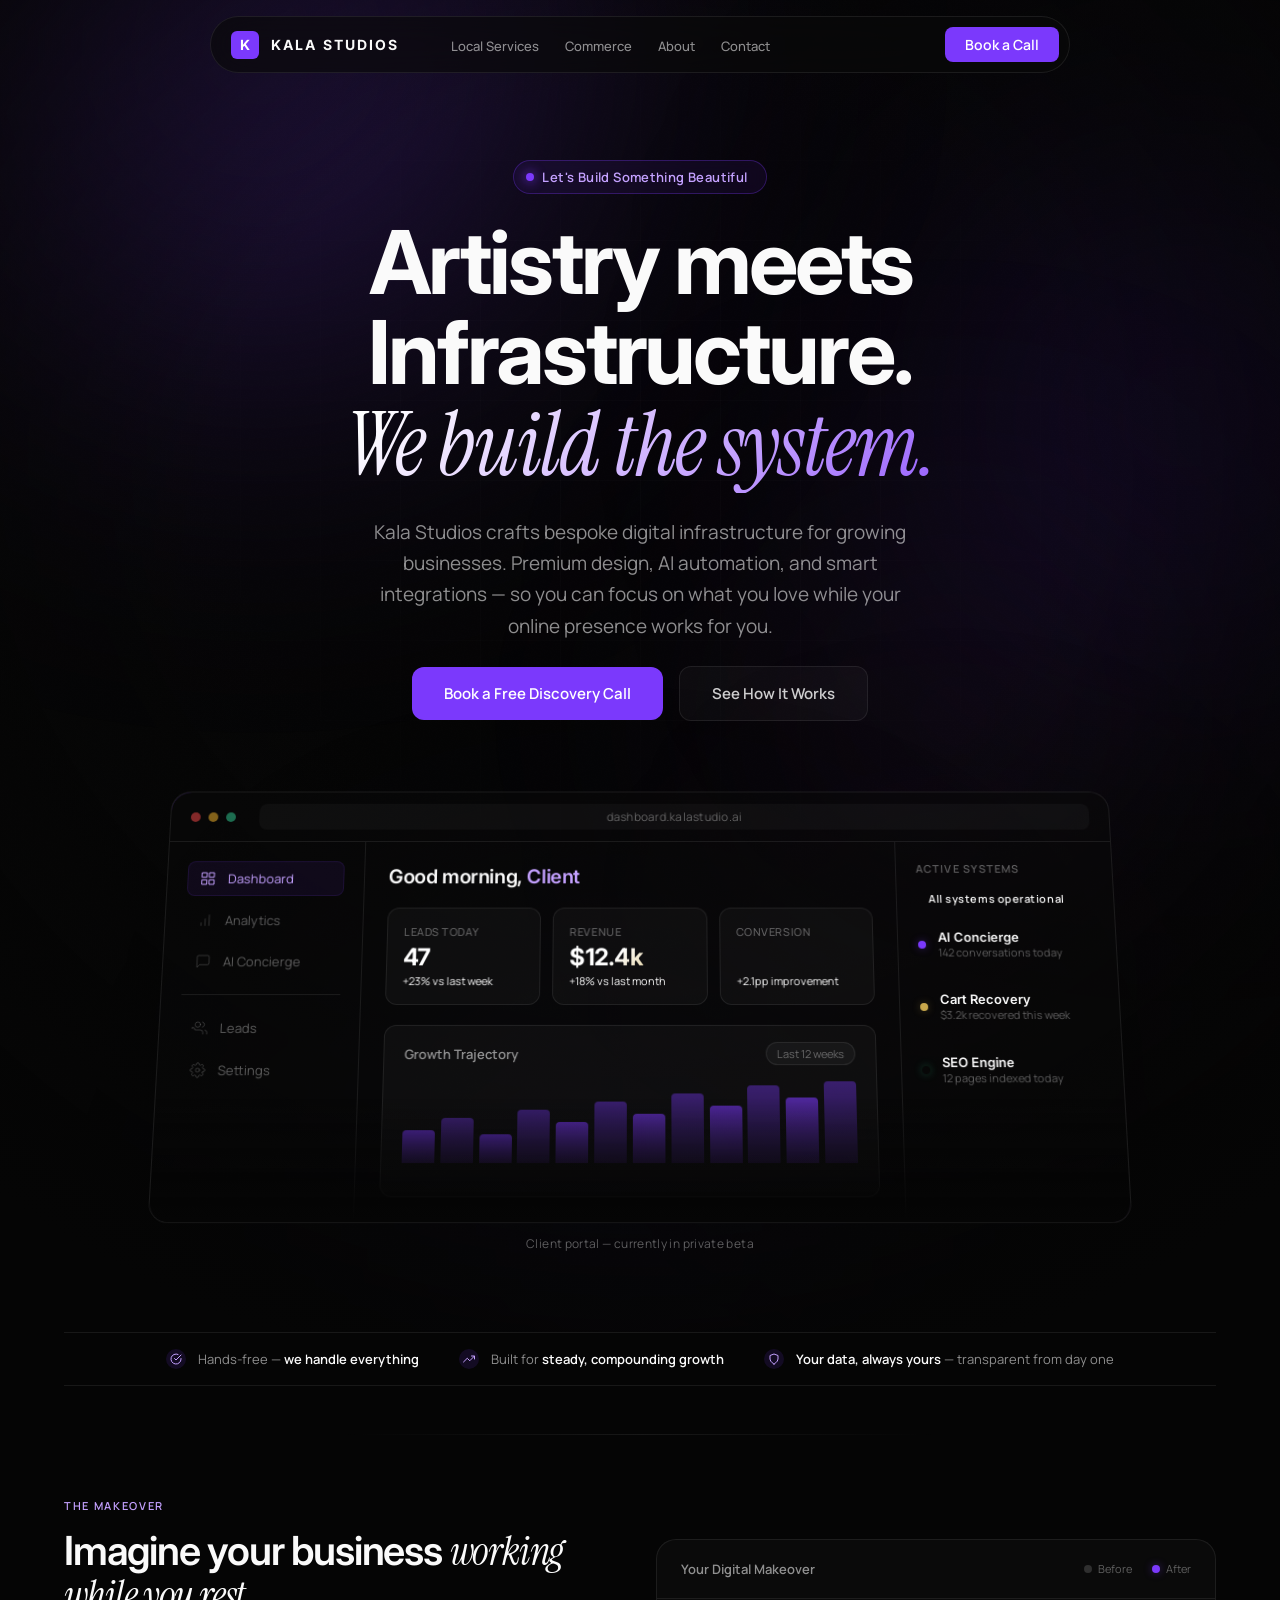
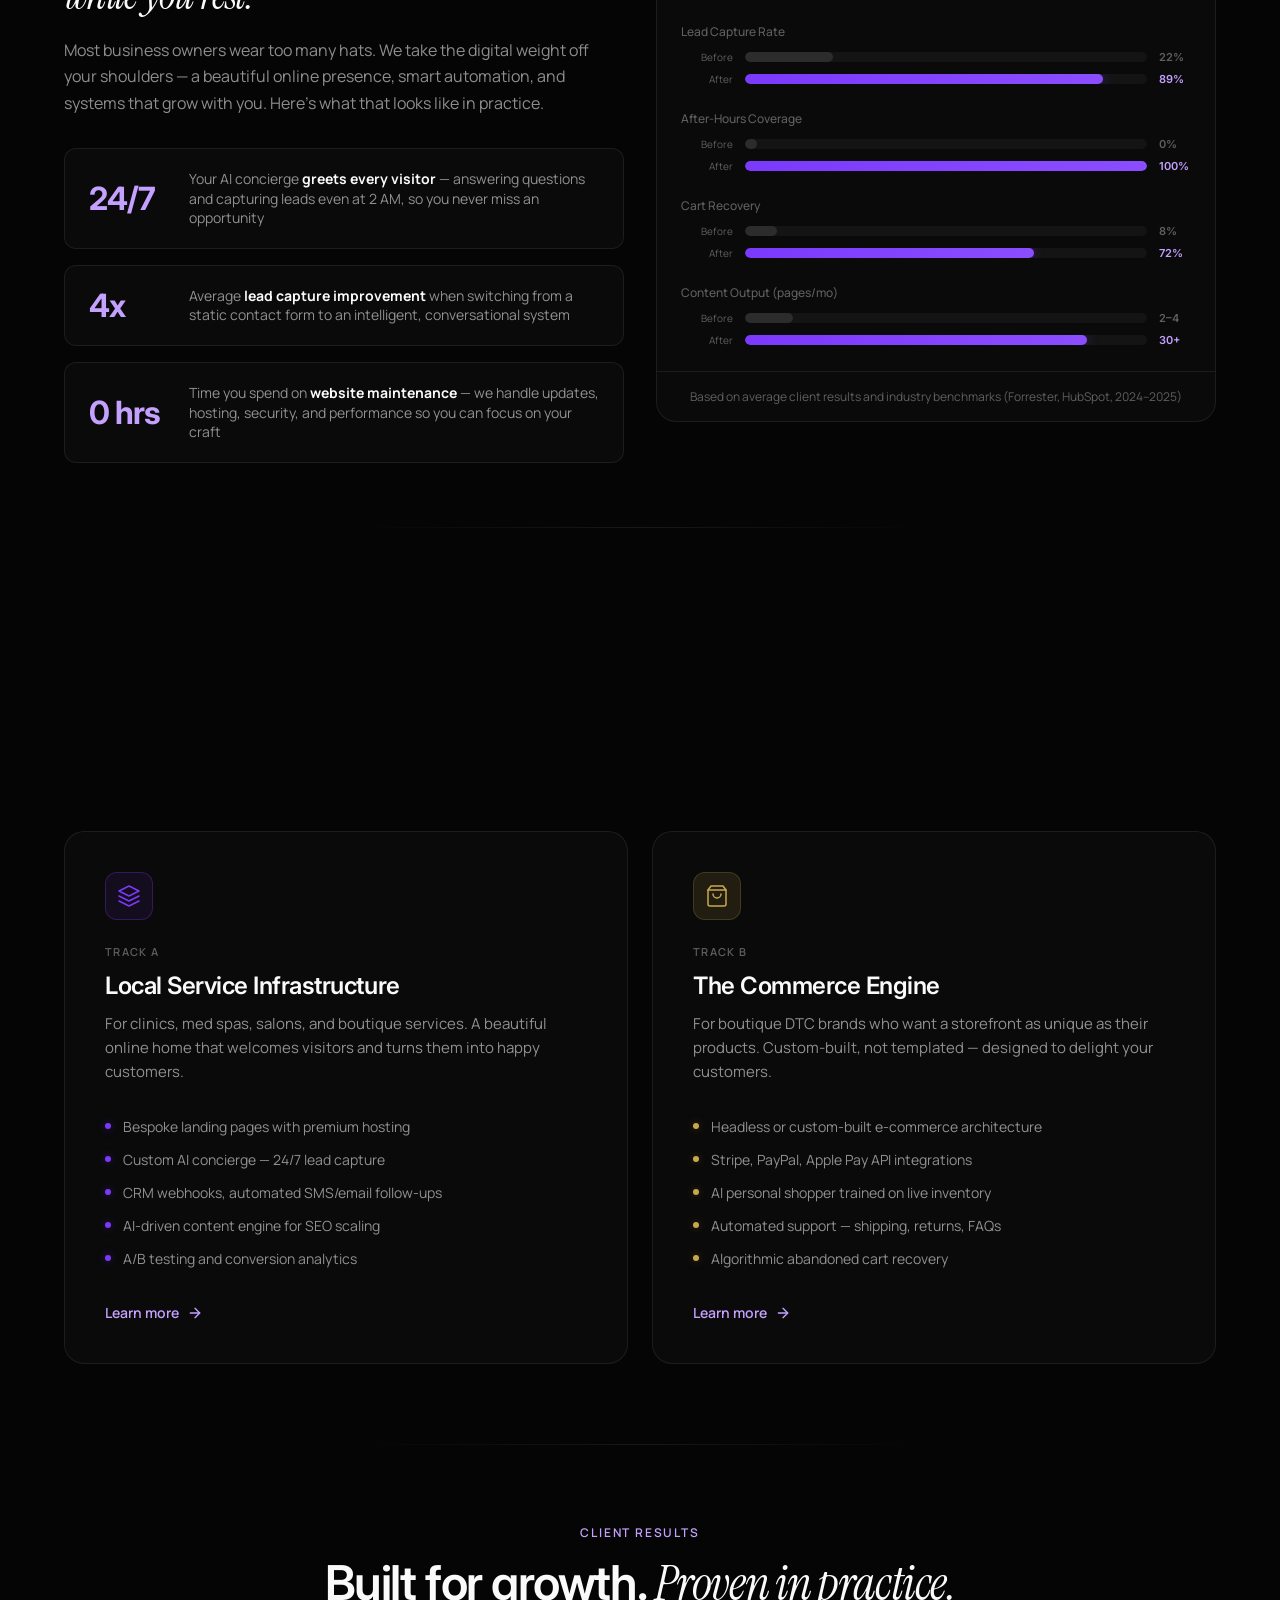
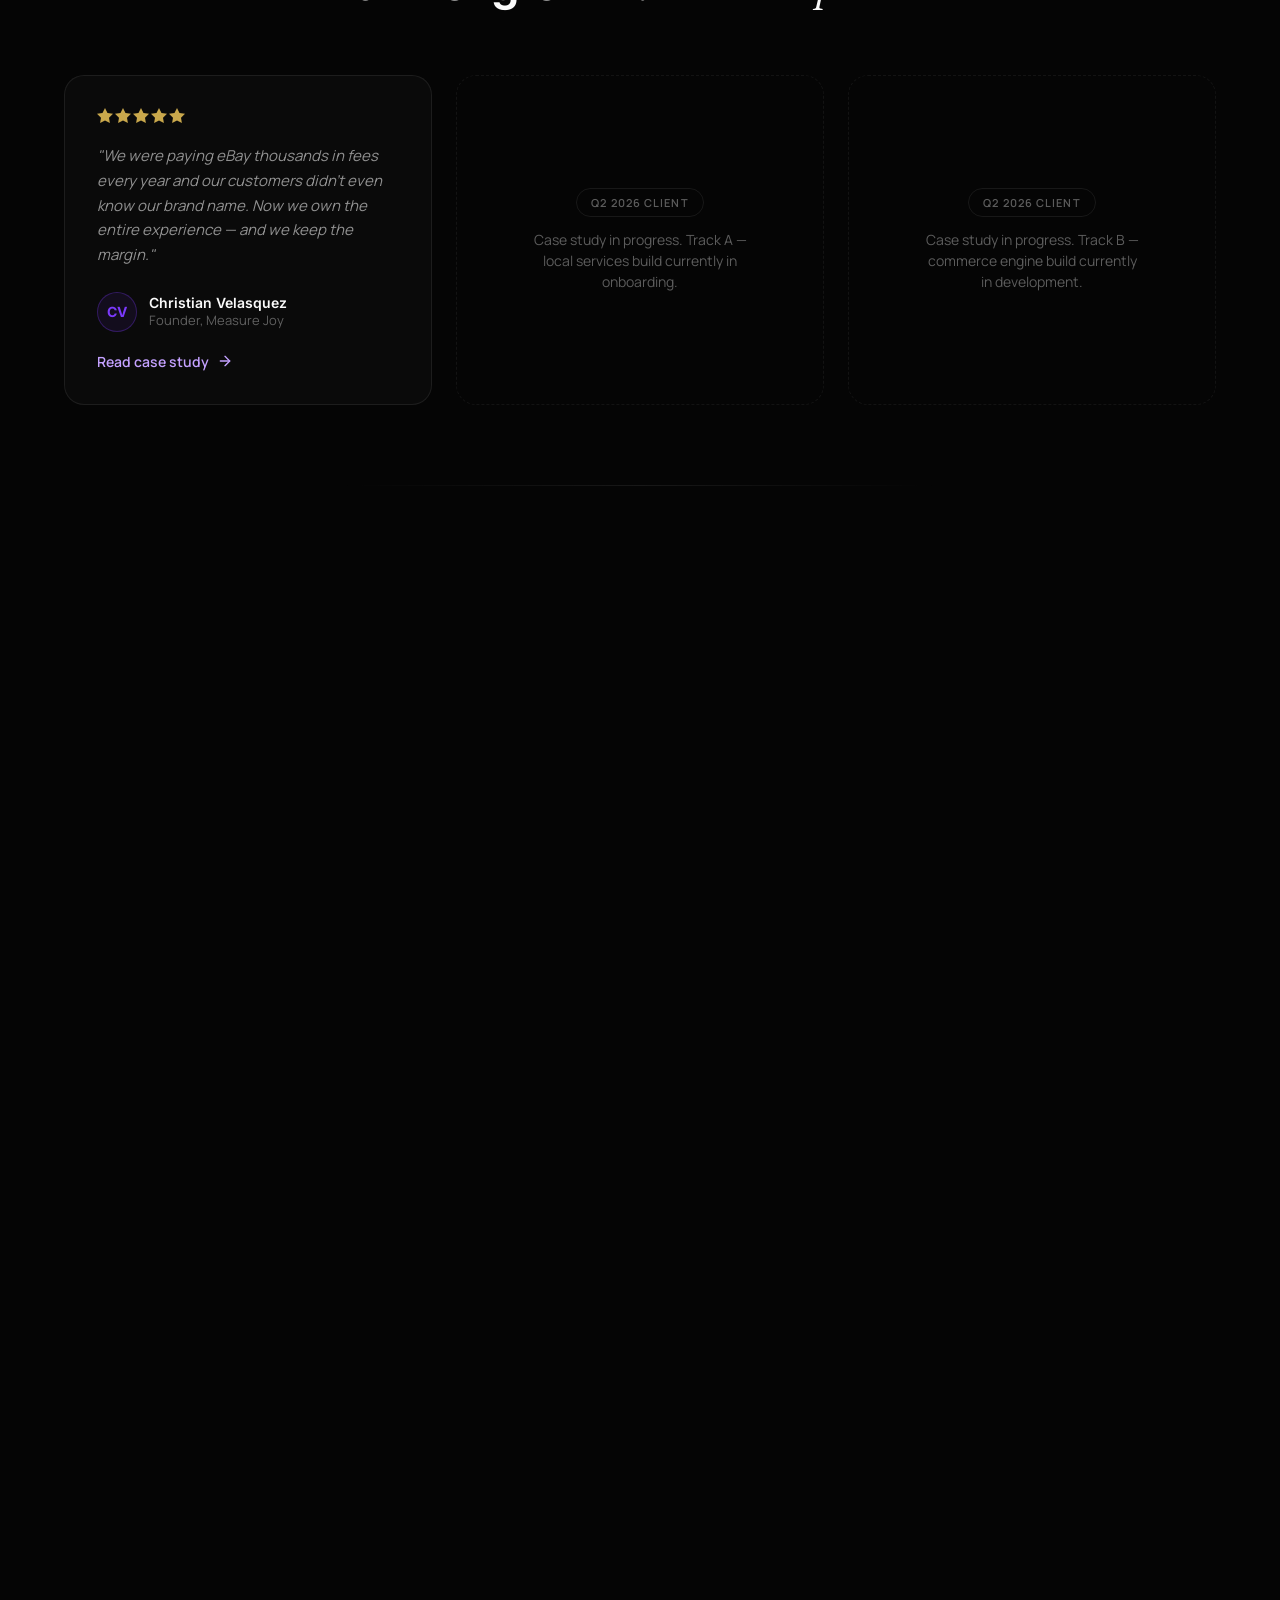
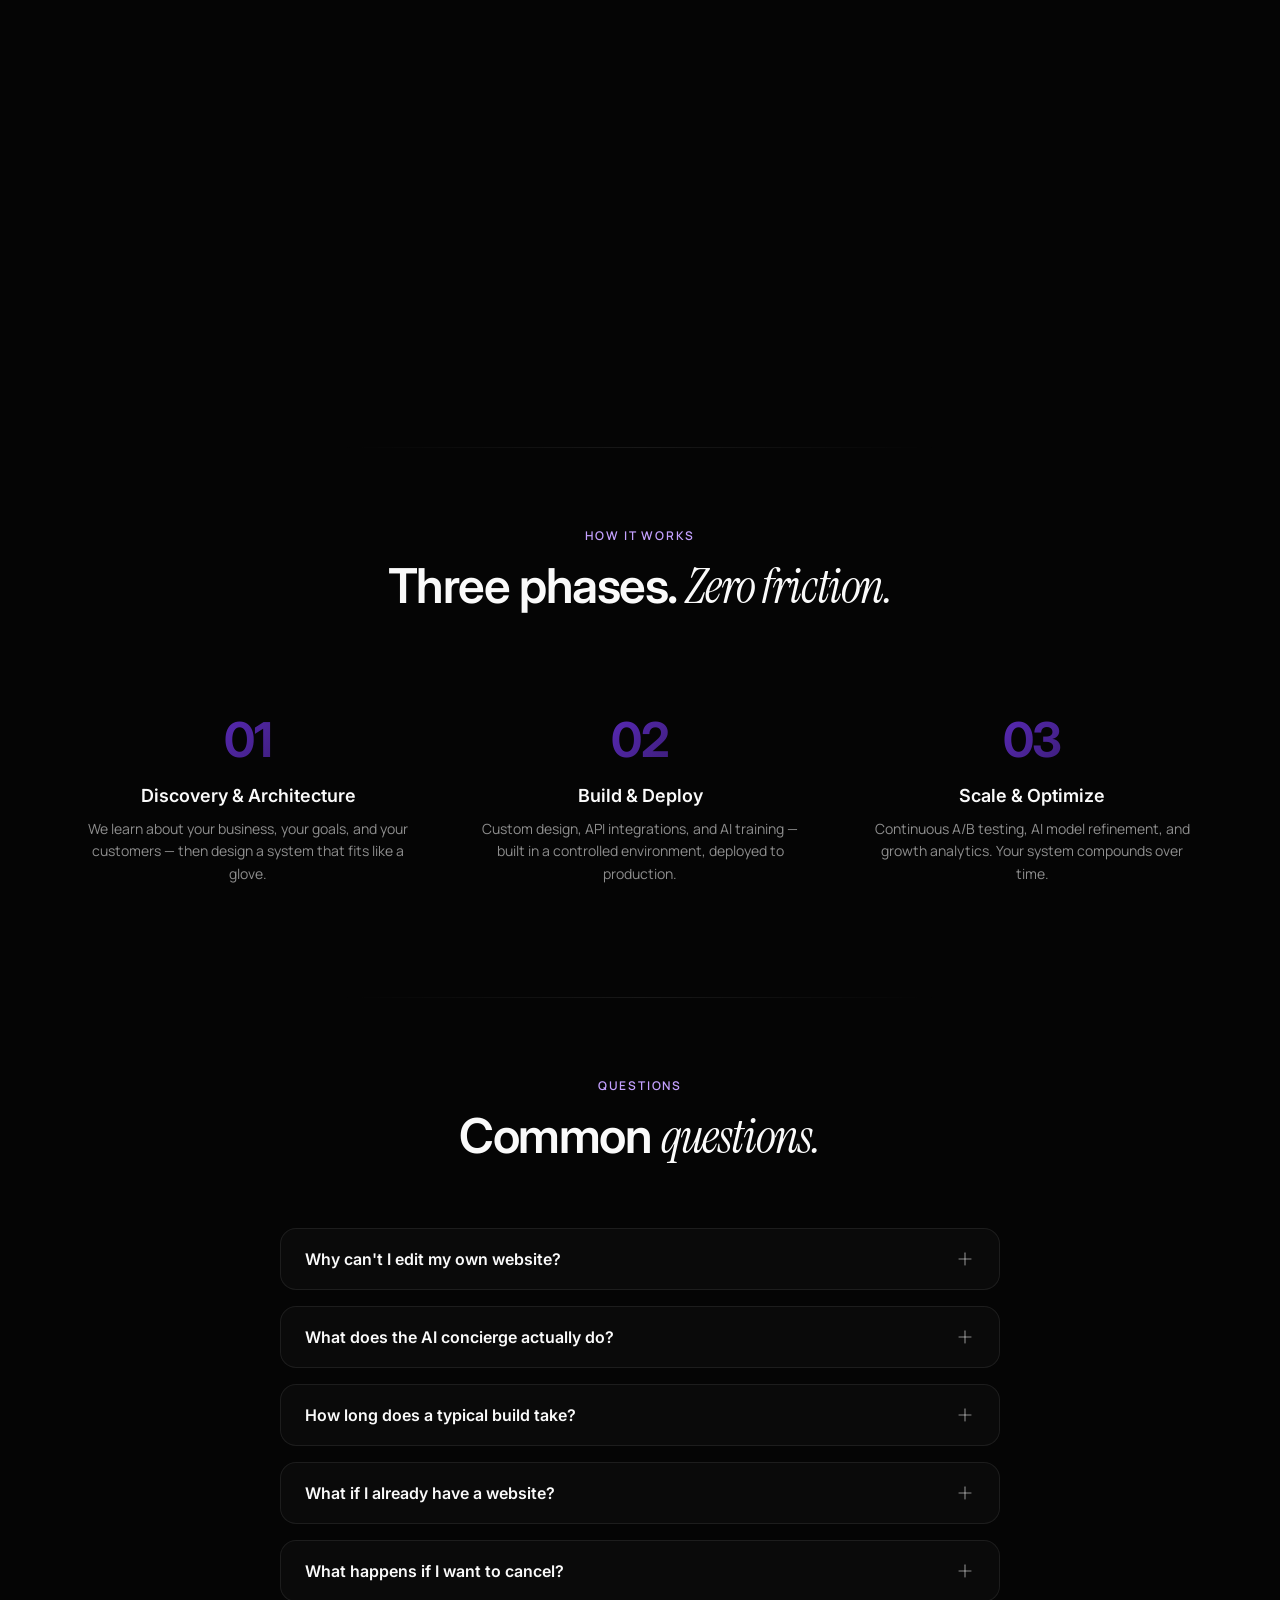
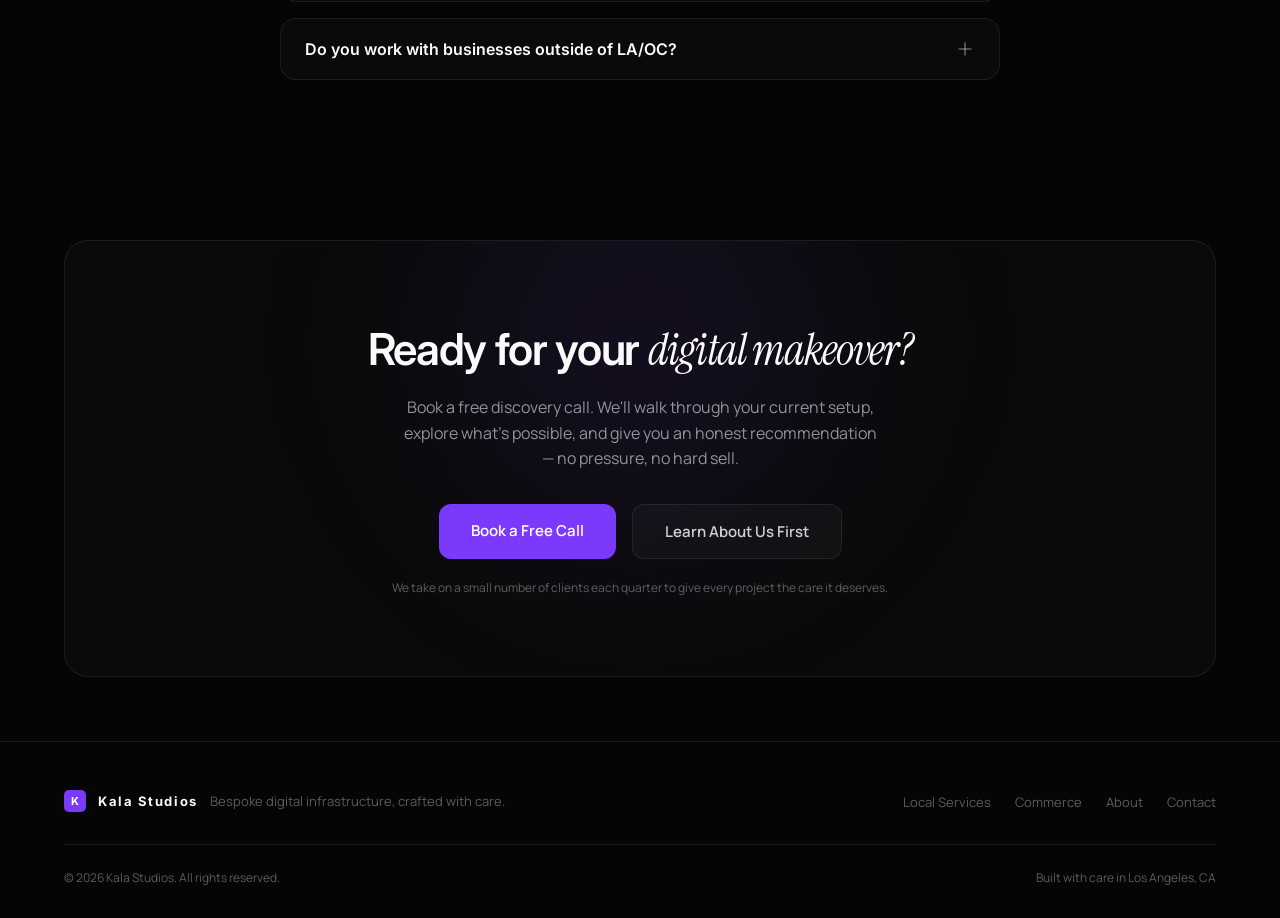
<file: index.html>
<!DOCTYPE html>
<html lang="en">
<head>
  <meta charset="UTF-8" />
  <meta name="viewport" content="width=device-width, initial-scale=1.0" />
  <title>Kala Studios — Bespoke Digital Infrastructure & AI Automation</title>
  <meta name="description" content="Bespoke digital infrastructure for local services and DTC brands. Premium design, AI automation, and API integrations — engineered for compounding growth." />

  <!-- Open Graph -->
  <meta property="og:type" content="website" />
  <meta property="og:title" content="Kala Studios | Bespoke Digital Infrastructure & AI Automation" />
  <meta property="og:description" content="Bespoke digital infrastructure for local services and DTC brands. Premium design, AI automation, and API integrations — engineered for compounding growth." />
  <!-- TODO: Replace with actual branded OG image (1200x630, dark card with Kala Studios logo + tagline) -->
  <!-- <meta property="og:image" content="https://kalastudio.ai/assets/og-card.png" /> -->
  <meta property="og:url" content="https://kalastudio.ai" />
  <meta property="og:site_name" content="Kala Studios" />

  <!-- Twitter / X -->
  <meta name="twitter:card" content="summary_large_image" />
  <meta name="twitter:title" content="Kala Studios | Bespoke Digital Infrastructure & AI Automation" />
  <meta name="twitter:description" content="Bespoke digital infrastructure for local services and DTC brands. Premium design, AI automation, and API integrations — engineered for compounding growth." />
  <!-- TODO: Same OG image as above -->
  <!-- <meta name="twitter:image" content="https://kalastudio.ai/assets/og-card.png" /> -->

  <link rel="canonical" href="https://kalastudio.ai" />
  <link rel="preconnect" href="https://fonts.googleapis.com" />
  <link rel="preconnect" href="https://fonts.gstatic.com" crossorigin />
  <link href="https://fonts.googleapis.com/css2?family=Inter:wght@400;500;600;700&family=Instrument+Serif:ital@0;1&family=Manrope:wght@400;500;600;700&display=swap" rel="stylesheet" />
  <link rel="stylesheet" href="styles.css" />
  <style>
    /* ── Hero Section ── */
    .hero-section { position:relative; width:100%; min-height:100vh; overflow:hidden; display:flex; flex-direction:column; }

    /* Immersive background */
    .hero-parallax { position:absolute; inset:0; z-index:0; overflow:hidden; }
    .parallax-layer { position:absolute; inset:0; will-change:transform; }
    .parallax-layer--deep { }
    .parallax-layer--mid { }

    /* Large atmospheric orbs — immersive, cinematic depth */
    .hero-parallax .orb { position:absolute; border-radius:50%; filter:blur(140px); will-change:transform; }
    .orb-1 { width:900px; height:900px; background:radial-gradient(circle,rgba(123,57,252,0.35) 0%,transparent 70%); top:-30%; left:-15%; animation:float-1 18s ease-in-out infinite; }
    .orb-2 { width:700px; height:700px; background:radial-gradient(circle,rgba(79,29,186,0.3) 0%,transparent 70%); top:5%; right:-20%; animation:float-2 22s ease-in-out infinite; }
    .orb-3 { width:600px; height:600px; background:radial-gradient(circle,rgba(45,26,110,0.35) 0%,transparent 70%); bottom:-15%; left:25%; animation:float-3 20s ease-in-out infinite; }
    .orb-4 { width:500px; height:500px; background:radial-gradient(circle,rgba(168,85,247,0.15) 0%,transparent 70%); top:35%; left:55%; animation:float-4 24s ease-in-out infinite; }
    /* Warm accent orb for depth contrast */
    .orb-5 { width:400px; height:400px; background:radial-gradient(circle,rgba(201,168,76,0.08) 0%,transparent 70%); bottom:10%; right:10%; animation:float-5 26s ease-in-out infinite; }
    @keyframes float-1 { 0%,100%{transform:translate(0,0) scale(1)} 33%{transform:translate(60px,30px) scale(1.08)} 66%{transform:translate(-20px,60px) scale(.96)} }
    @keyframes float-2 { 0%,100%{transform:translate(0,0) scale(1)} 33%{transform:translate(-50px,40px) scale(.92)} 66%{transform:translate(30px,-20px) scale(1.06)} }
    @keyframes float-3 { 0%,100%{transform:translate(0,0) scale(1)} 33%{transform:translate(40px,-50px) scale(1.04)} 66%{transform:translate(-30px,-15px) scale(.94)} }
    @keyframes float-4 { 0%,100%{transform:translate(0,0) scale(1)} 50%{transform:translate(-60px,40px) scale(1.12)} }
    @keyframes float-5 { 0%,100%{transform:translate(0,0) scale(1)} 50%{transform:translate(40px,-30px) scale(1.08)} }

    /* Noise texture overlay */
    .hero-parallax::after { content:''; position:absolute; inset:0; background-image:url("data:image/svg+xml,%3Csvg viewBox='0 0 256 256' xmlns='http://www.w3.org/2000/svg'%3E%3Cfilter id='n'%3E%3CfeTurbulence type='fractalNoise' baseFrequency='0.9' numOctaves='4' stitchTiles='stitch'/%3E%3C/filter%3E%3Crect width='100%25' height='100%25' filter='url(%23n)' opacity='0.04'/%3E%3C/svg%3E"); background-size:200px; opacity:.35; pointer-events:none; z-index:5; }

    /* Subtle grid */
    .hero-grid { position:absolute; inset:0; background-image:linear-gradient(rgba(255,255,255,0.015) 1px,transparent 1px),linear-gradient(90deg,rgba(255,255,255,0.015) 1px,transparent 1px); background-size:80px 80px; mask-image:radial-gradient(ellipse 70% 60% at 50% 35%,black 10%,transparent 70%); -webkit-mask-image:radial-gradient(ellipse 70% 60% at 50% 35%,black 10%,transparent 70%); z-index:1; }

    /* Radial vignette — frames the hero like a spotlight */
    .hero-vignette { position:absolute; inset:0; background:radial-gradient(ellipse 80% 70% at 50% 35%,transparent 40%,var(--surface-primary) 100%); z-index:2; pointer-events:none; }

    .hero-content-layer { position:relative; z-index:10; flex:1; display:flex; flex-direction:column; }

    /* Hero content — generous whitespace, breathtaking typography */
    .hero-center { display:flex; flex-direction:column; align-items:center; max-width:960px; margin:0 auto; padding:160px var(--space-6) 0; gap:var(--space-6); }
    .hero-badge { display:inline-flex; align-items:center; gap:var(--space-2); padding:7px 18px 7px 12px; border-radius:var(--radius-full); border:1px solid var(--border-accent); background:var(--accent-subtle); font-family:var(--font-body); font-weight:600; font-size:13px; color:var(--text-accent); letter-spacing:0.03em; animation:hero-fade-up .9s cubic-bezier(.16,1,.3,1) both; backdrop-filter:blur(8px); }
    .hero-badge-dot { width:8px; height:8px; border-radius:50%; background:var(--accent-primary); box-shadow:0 0 12px var(--accent-primary); animation:pulse-dot 2s ease-in-out infinite; }
    @keyframes pulse-dot { 0%,100%{opacity:1;box-shadow:0 0 12px var(--accent-primary)} 50%{opacity:.4;box-shadow:0 0 6px var(--accent-primary)} }

    .hero-heading { text-align:center; animation:hero-fade-up .9s cubic-bezier(.16,1,.3,1) .1s both; }
    .hero-h1 { font-family:var(--font-display); font-weight:700; font-size:clamp(44px,7vw,88px); line-height:1.02; letter-spacing:-0.035em; color:var(--text-primary); }
    .hero-h1-accent { font-family:var(--font-serif); font-style:italic; font-weight:400; font-size:clamp(44px,7vw,88px); line-height:1.08; letter-spacing:-0.02em; display:block; background:linear-gradient(135deg,#fff 20%,#c4a1ff 60%,#7b39fc 100%); -webkit-background-clip:text; -webkit-text-fill-color:transparent; background-clip:text; }
    .hero-sub { font-family:var(--font-body); font-weight:400; font-size:19px; line-height:1.65; color:var(--text-secondary); max-width:540px; text-align:center; animation:hero-fade-up .9s cubic-bezier(.16,1,.3,1) .2s both; }
    .hero-ctas { display:flex; align-items:center; gap:var(--space-4); animation:hero-fade-up .9s cubic-bezier(.16,1,.3,1) .3s both; }

    @keyframes hero-fade-up { from{opacity:0;transform:translateY(32px)} to{opacity:1;transform:translateY(0)} }

    /* ── Floating Dashboard Mockup ── */
    .hero-dashboard-wrap { perspective:1200px; display:flex; flex-direction:column; align-items:center; margin-top:var(--space-16); padding:0 var(--space-6); padding-bottom:var(--space-20); animation:hero-fade-up 1s cubic-bezier(.16,1,.3,1) .45s both; }
    .hero-dashboard-caption { font-family:var(--font-body); font-size:12px; color:var(--text-muted); margin-top:var(--space-4); letter-spacing:0.03em; }
    .hero-dashboard { width:960px; max-width:100%; border-radius:var(--radius-xl); background:rgba(10,10,10,0.55); border:1px solid var(--border-default); backdrop-filter:blur(20px); -webkit-backdrop-filter:blur(20px); overflow:hidden; transform:perspective(1200px) rotateX(4deg); transition:transform .6s cubic-bezier(.16,1,.3,1); position:relative; }
    .hero-dashboard:hover { transform:perspective(1200px) rotateX(1deg) translateY(-4px); }

    /* Gradient border glow */
    .hero-dashboard::before { content:''; position:absolute; inset:-1px; border-radius:21px; background:linear-gradient(135deg,rgba(123,57,252,.3),transparent 35%,transparent 65%,rgba(168,85,247,.2)); z-index:-1; mask:linear-gradient(#fff 0 0) content-box,linear-gradient(#fff 0 0); mask-composite:exclude; -webkit-mask:linear-gradient(#fff 0 0) content-box,linear-gradient(#fff 0 0); -webkit-mask-composite:xor; padding:1px; }

    /* Bottom fade — dashboard melts into the page */
    .hero-dashboard::after { content:''; position:absolute; bottom:0; left:0; right:0; height:120px; background:linear-gradient(to top,var(--surface-primary),transparent); z-index:20; pointer-events:none; }

    /* Dashboard chrome — top bar */
    .dashboard-chrome { display:flex; align-items:center; gap:var(--space-2); padding:var(--space-3) var(--space-5); border-bottom:1px solid var(--border-default); }
    .chrome-dot { width:10px; height:10px; border-radius:50%; background:rgba(255,255,255,0.08); }
    .chrome-dot:first-child { background:rgba(255,77,77,0.5); }
    .chrome-dot:nth-child(2) { background:rgba(255,189,46,0.5); }
    .chrome-dot:nth-child(3) { background:rgba(52,211,153,0.5); }
    .chrome-url { margin-left:var(--space-4); font-family:var(--font-body); font-size:12px; color:var(--text-muted); letter-spacing:0.02em; flex:1; text-align:center; background:rgba(255,255,255,0.03); border-radius:var(--radius-sm); padding:5px var(--space-4); }

    /* Dashboard body — grid layout */
    .dashboard-body { display:grid; grid-template-columns:200px 1fr 220px; gap:0; min-height:380px; }

    /* Sidebar */
    .dashboard-sidebar { border-right:1px solid var(--border-default); padding:var(--space-5); display:flex; flex-direction:column; gap:var(--space-2); }
    .sidebar-item { display:flex; align-items:center; gap:var(--space-3); padding:var(--space-2) var(--space-3); border-radius:var(--radius-sm); font-family:var(--font-body); font-size:13px; color:var(--text-muted); transition:all .2s; }
    .sidebar-item--active { background:var(--accent-subtle); color:var(--text-accent); border:1px solid rgba(123,57,252,0.12); }
    .sidebar-item svg { width:16px; height:16px; opacity:0.5; }
    .sidebar-item--active svg { opacity:1; }
    .sidebar-divider { height:1px; background:var(--border-default); margin:var(--space-2) 0; }

    /* Main content area */
    .dashboard-main { padding:var(--space-6); display:flex; flex-direction:column; gap:var(--space-5); }
    .dashboard-greeting { font-family:var(--font-display); font-weight:600; font-size:20px; color:var(--text-primary); letter-spacing:-0.02em; }
    .dashboard-greeting span { color:var(--text-accent); }

    /* Stat row */
    .dashboard-stats { display:grid; grid-template-columns:repeat(3,1fr); gap:var(--space-3); }
    .stat-card { background:var(--surface-subtle); border:1px solid var(--border-default); border-radius:var(--radius-md); padding:var(--space-4); }
    .stat-label { font-family:var(--font-body); font-size:11px; font-weight:500; color:var(--text-muted); letter-spacing:0.05em; text-transform:uppercase; margin-bottom:var(--space-1); }
    .stat-value { font-family:var(--font-display); font-weight:700; font-size:24px; letter-spacing:-0.03em; color:var(--text-primary); }
    .stat-value--purple { background:linear-gradient(135deg,#fff 40%,var(--accent-primary)); -webkit-background-clip:text; -webkit-text-fill-color:transparent; background-clip:text; }
    .stat-value--gold { background:linear-gradient(135deg,#fff 40%,var(--accent-gold)); -webkit-background-clip:text; -webkit-text-fill-color:transparent; background-clip:text; }
    .stat-value--green { background:linear-gradient(135deg,#fff 40%,var(--color-success)); -webkit-background-clip:text; -webkit-text-fill-color:transparent; background-clip:text; }
    .stat-change { font-size:11px; color:var(--color-success); margin-top:2px; }

    /* Chart area */
    .dashboard-chart { flex:1; background:var(--surface-subtle); border:1px solid var(--border-default); border-radius:var(--radius-md); padding:var(--space-4) var(--space-5); position:relative; overflow:hidden; min-height:140px; }
    .chart-header { display:flex; justify-content:space-between; align-items:center; margin-bottom:var(--space-4); }
    .chart-title { font-family:var(--font-body); font-size:13px; font-weight:600; color:var(--text-secondary); }
    .chart-period { font-size:11px; color:var(--text-muted); background:rgba(255,255,255,0.04); padding:3px 10px; border-radius:var(--radius-full); border:1px solid var(--border-default); }
    .chart-visual { position:relative; height:80px; display:flex; align-items:flex-end; gap:6px; }
    .chart-bar { flex:1; border-radius:4px 4px 0 0; animation:chart-grow 2s ease-out both; background:linear-gradient(to top,rgba(123,57,252,0.2),rgba(123,57,252,0.6)); }
    .chart-bar:nth-child(even) { background:linear-gradient(to top,rgba(123,57,252,0.15),rgba(123,57,252,0.4)); }
    .chart-bar:nth-child(1) { height:40%; animation-delay:0.5s; }
    .chart-bar:nth-child(2) { height:55%; animation-delay:0.6s; }
    .chart-bar:nth-child(3) { height:35%; animation-delay:0.7s; }
    .chart-bar:nth-child(4) { height:65%; animation-delay:0.8s; }
    .chart-bar:nth-child(5) { height:50%; animation-delay:0.9s; }
    .chart-bar:nth-child(6) { height:75%; animation-delay:1.0s; }
    .chart-bar:nth-child(7) { height:60%; animation-delay:1.1s; }
    .chart-bar:nth-child(8) { height:85%; animation-delay:1.2s; }
    .chart-bar:nth-child(9) { height:70%; animation-delay:1.3s; }
    .chart-bar:nth-child(10) { height:95%; animation-delay:1.4s; }
    .chart-bar:nth-child(11) { height:80%; animation-delay:1.5s; }
    .chart-bar:nth-child(12) { height:100%; animation-delay:1.6s; }
    @keyframes chart-grow { from{transform:scaleY(0);opacity:0} to{transform:scaleY(1);opacity:1} }

    /* Right panel */
    .dashboard-panel { border-left:1px solid var(--border-default); padding:var(--space-5); display:flex; flex-direction:column; gap:var(--space-4); }
    .panel-title { font-family:var(--font-body); font-size:11px; font-weight:600; letter-spacing:0.1em; text-transform:uppercase; color:var(--text-muted); }
    .panel-item { display:flex; align-items:center; gap:var(--space-3); padding:var(--space-2) 0; }
    .panel-dot { width:8px; height:8px; border-radius:50%; flex-shrink:0; }
    .panel-dot--purple { background:var(--accent-primary); box-shadow:0 0 8px var(--accent-glow); }
    .panel-dot--gold { background:var(--accent-gold); box-shadow:0 0 8px rgba(201,168,76,0.3); }
    .panel-dot--green { background:var(--color-success); box-shadow:0 0 8px rgba(52,211,153,0.3); }
    .panel-item-text { font-size:12px; color:var(--text-secondary); line-height:1.4; }
    .panel-item-label { font-size:11px; color:var(--text-muted); }
    .panel-item-value { font-family:var(--font-display); font-weight:600; font-size:13px; color:var(--text-primary); }

    /* Live indicator */
    .panel-live { display:inline-flex; align-items:center; gap:6px; font-size:11px; color:var(--color-success); font-weight:600; letter-spacing:0.05em; }
    .panel-live-dot { width:6px; height:6px; border-radius:50%; background:var(--color-success); animation:pulse-dot 2s ease-in-out infinite; }

    /* ── Highlights Bar ── */
    .urgency-section { padding:0 0 var(--space-12); position:relative; overflow:hidden; }
    .urgency-bar { display:flex; align-items:center; justify-content:center; gap:var(--space-10); padding:var(--space-4) 0; border-top:1px solid var(--border-default); border-bottom:1px solid var(--border-default); }
    .urgency-item { display:flex; align-items:center; gap:var(--space-3); white-space:nowrap; }
    .urgency-icon { width:20px; height:20px; display:flex; align-items:center; justify-content:center; border-radius:50%; flex-shrink:0; }
    .urgency-icon--warning { background:rgba(251,191,36,0.12); color:var(--color-warning); }
    .urgency-icon--danger { background:rgba(248,113,113,0.12); color:var(--color-error); }
    .urgency-icon--info { background:rgba(123,57,252,0.12); color:var(--text-accent); }
    .urgency-icon svg { width:12px; height:12px; }
    .urgency-text { font-family:var(--font-body); font-size:13px; color:var(--text-secondary); }
    .urgency-text strong { color:var(--text-primary); font-weight:600; }

    /* ── Competitor Gap Section ── */
    .gap-section { padding:var(--space-16) 0; position:relative; }
    .gap-section::before { content:''; position:absolute; top:0; left:50%; transform:translateX(-50%); width:600px; height:1px; background:linear-gradient(90deg,transparent,var(--border-default),transparent); }
    .gap-grid { display:grid; grid-template-columns:1fr 1fr; gap:var(--space-8); align-items:center; }
    .gap-content { }
    .gap-eyebrow { font-family:var(--font-body); font-weight:600; font-size:11px; letter-spacing:0.15em; text-transform:uppercase; color:var(--text-accent); margin-bottom:var(--space-4); }
    .gap-title { font-family:var(--font-display); font-weight:600; font-size:clamp(24px,3.5vw,40px); letter-spacing:-0.03em; line-height:1.1; color:var(--text-primary); margin-bottom:var(--space-5); }
    .gap-title span { font-family:var(--font-serif); font-style:italic; font-weight:400; }
    .gap-desc { font-size:16px; line-height:1.65; color:var(--text-secondary); margin-bottom:var(--space-8); }
    .gap-stats { display:flex; flex-direction:column; gap:var(--space-4); }
    .gap-stat { display:flex; align-items:center; gap:var(--space-5); padding:var(--space-5) var(--space-6); background:var(--surface-elevated); border:1px solid var(--border-default); border-radius:var(--radius-md); }
    .gap-stat-value { font-family:var(--font-display); font-weight:700; font-size:32px; letter-spacing:-0.03em; min-width:80px; flex-shrink:0; line-height:1.1; }
    .gap-stat-value--red { color:var(--text-accent); }
    .gap-stat-value--warning { color:var(--text-accent); }
    .gap-stat-value--purple { color:var(--text-accent); }
    .gap-stat-text { font-size:14px; color:var(--text-secondary); line-height:1.4; }
    .gap-stat-text strong { color:var(--text-primary); }

    /* Gap visual — comparison card */
    .gap-visual { position:relative; }
    .gap-comparison { background:var(--surface-elevated); border:1px solid var(--border-default); border-radius:var(--radius-xl); overflow:hidden; }
    .gap-comp-header { padding:var(--space-5) var(--space-6); border-bottom:1px solid var(--border-default); display:flex; justify-content:space-between; align-items:center; }
    .gap-comp-title { font-family:var(--font-body); font-size:13px; font-weight:600; color:var(--text-secondary); }
    .gap-comp-legend { display:flex; gap:var(--space-5); }
    .gap-legend-item { display:flex; align-items:center; gap:6px; font-size:11px; color:var(--text-muted); }
    .gap-legend-dot { width:8px; height:8px; border-radius:50%; }
    .gap-legend-dot--you { background:rgba(255,255,255,0.15); }
    .gap-legend-dot--client { background:var(--accent-primary); box-shadow:0 0 8px var(--accent-glow); }
    .gap-comp-body { padding:var(--space-6); display:flex; flex-direction:column; gap:var(--space-6); }
    .gap-comp-row { display:flex; flex-direction:column; gap:var(--space-2); }
    .gap-comp-label { font-size:12px; color:var(--text-muted); font-weight:500; margin-bottom:2px; }
    .gap-comp-bars { display:flex; flex-direction:column; gap:8px; }
    .gap-bar-row { display:flex; align-items:center; gap:var(--space-3); }
    .gap-bar-row-label { font-size:10px; color:var(--text-muted); min-width:52px; text-align:right; flex-shrink:0; }
    .gap-bar-track { height:10px; background:rgba(255,255,255,0.04); border-radius:5px; overflow:hidden; position:relative; flex:1; }
    .gap-bar-fill { height:100%; border-radius:5px; transition:width 1.5s cubic-bezier(.16,1,.3,1); }
    .gap-bar-fill--without { background:rgba(255,255,255,0.1); }
    .gap-bar-fill--with { background:linear-gradient(90deg,var(--accent-primary),var(--accent-primary-hover)); box-shadow:0 0 12px var(--accent-glow); }
    .gap-bar-value { font-family:var(--font-display); font-size:11px; font-weight:600; color:var(--text-muted); min-width:32px; flex-shrink:0; }
    .gap-bar-value--accent { color:var(--text-accent); }
    .gap-comp-footer { padding:var(--space-4) var(--space-6); border-top:1px solid var(--border-default); text-align:center; }
    .gap-comp-footer-text { font-size:12px; color:var(--text-muted); }
    .gap-comp-footer-text strong { color:var(--text-secondary); font-weight:700; }

    .cta-social-proof { display:flex; align-items:center; justify-content:center; gap:var(--space-3); margin-top:var(--space-5); position:relative; z-index:1; }
    .cta-avatars { display:flex; }
    .cta-avatar { width:28px; height:28px; border-radius:50%; border:2px solid var(--surface-elevated); background:var(--accent-subtle); display:flex; align-items:center; justify-content:center; font-family:var(--font-display); font-weight:700; font-size:9px; color:var(--accent-primary); margin-left:-8px; }
    .cta-avatar:first-child { margin-left:0; }
    .cta-social-text { font-size:12px; color:var(--text-muted); }
    .cta-social-text strong { color:var(--text-secondary); }

    /* Responsive additions */
    @media (max-width:1024px) {
      .gap-grid { grid-template-columns:1fr; gap:var(--space-12); }
      .urgency-bar { flex-wrap:wrap; gap:var(--space-4) var(--space-8); justify-content:center; }
    }
    @media (max-width:768px) {
      .urgency-bar { flex-direction:column; align-items:center; gap:var(--space-3); }
    }

    /* ── Metrics ── */
    .metrics-section { padding:var(--space-16) 0; position:relative; }
    .metrics-section::before { content:''; position:absolute; top:0; left:50%; transform:translateX(-50%); width:600px; height:1px; background:linear-gradient(90deg,transparent,var(--border-default),transparent); }
    .metrics-grid { display:grid; grid-template-columns:repeat(4,1fr); gap:var(--space-6); }
    .metric-card { text-align:center; padding:var(--space-8) var(--space-4); }
    .metric-value { font-family:var(--font-display); font-weight:700; font-size:48px; letter-spacing:-0.03em; background:linear-gradient(135deg,#fff 40%,var(--accent-primary)); -webkit-background-clip:text; -webkit-text-fill-color:transparent; background-clip:text; margin-bottom:var(--space-2); }
    .metric-label { font-size:14px; color:var(--text-muted); line-height:1.4; }

    /* ── Services ── */
    .services-section { padding:var(--space-20) 0; position:relative; }
    .services-section::before { content:''; position:absolute; top:0; left:50%; transform:translateX(-50%); width:600px; height:1px; background:linear-gradient(90deg,transparent,var(--border-default),transparent); }
    .services-grid { display:grid; grid-template-columns:1fr 1fr; gap:var(--space-6); }
    .service-card { background:var(--surface-elevated); border:1px solid var(--border-default); border-radius:var(--radius-xl); padding:var(--space-10); position:relative; overflow:hidden; transition:border-color .3s,box-shadow .3s; }
    .service-card:hover { border-color:rgba(123,57,252,.2); box-shadow:0 0 60px rgba(123,57,252,.06); }
    .service-card::before { content:''; position:absolute; top:0; right:0; width:300px; height:300px; border-radius:50%; filter:blur(100px); opacity:0; transition:opacity .4s; }
    .service-card:hover::before { opacity:1; }
    .service-card--local::before { background:radial-gradient(circle,rgba(123,57,252,.15),transparent 70%); }
    .service-card--ecom::before { background:radial-gradient(circle,rgba(201,168,76,.12),transparent 70%); }
    .service-icon { width:48px; height:48px; border-radius:var(--radius-md); display:flex; align-items:center; justify-content:center; margin-bottom:var(--space-6); }
    .service-icon--purple { background:var(--accent-subtle); border:1px solid var(--border-accent); }
    .service-icon--gold { background:var(--accent-gold-subtle); border:1px solid rgba(201,168,76,.2); }
    .service-icon svg { width:24px; height:24px; }
    .service-label { font-family:var(--font-body); font-weight:600; font-size:11px; letter-spacing:0.12em; text-transform:uppercase; color:var(--text-muted); margin-bottom:var(--space-3); }
    .service-title { font-family:var(--font-display); font-weight:600; font-size:24px; letter-spacing:-0.02em; color:var(--text-primary); margin-bottom:var(--space-3); }
    .service-desc { font-size:15px; line-height:1.6; color:var(--text-secondary); margin-bottom:var(--space-8); }
    .service-features { list-style:none; display:flex; flex-direction:column; gap:var(--space-3); margin-bottom:var(--space-8); }
    .service-features li { display:flex; align-items:flex-start; gap:var(--space-3); font-size:14px; color:var(--text-secondary); line-height:1.5; }
    .service-features li::before { content:''; width:6px; height:6px; border-radius:50%; margin-top:7px; flex-shrink:0; }
    .service-card--local .service-features li::before { background:var(--accent-primary); box-shadow:0 0 8px var(--accent-glow); }
    .service-card--ecom .service-features li::before { background:var(--accent-gold); box-shadow:0 0 8px rgba(201,168,76,.3); }
    .service-card-link { font-family:var(--font-body); font-weight:600; font-size:14px; color:var(--text-accent); text-decoration:none; display:inline-flex; align-items:center; gap:var(--space-2); transition:gap .2s; }
    .service-card-link:hover { gap:var(--space-3); }
    .service-card-link svg { width:16px; height:16px; }

    /* ── Testimonials ── */
    .testimonials-section { padding:var(--space-20) 0; position:relative; }
    .testimonials-section::before { content:''; position:absolute; top:0; left:50%; transform:translateX(-50%); width:600px; height:1px; background:linear-gradient(90deg,transparent,var(--border-default),transparent); }
    .testimonials-grid { display:grid; grid-template-columns:repeat(3,1fr); gap:var(--space-6); }
    .testimonial-card { background:var(--surface-elevated); border:1px solid var(--border-default); border-radius:var(--radius-xl); padding:var(--space-8); transition:border-color .3s; }
    .testimonial-card:hover { border-color:rgba(255,255,255,.12); }
    .testimonial-stars { display:flex; gap:2px; margin-bottom:var(--space-5); }
    .testimonial-stars svg { width:16px; height:16px; fill:var(--accent-gold); }
    .testimonial-quote { font-size:15px; line-height:1.65; color:var(--text-secondary); margin-bottom:var(--space-6); font-style:italic; }
    .testimonial-author { display:flex; align-items:center; gap:var(--space-3); }
    .testimonial-avatar { width:40px; height:40px; border-radius:50%; background:var(--accent-subtle); border:1px solid var(--border-accent); display:flex; align-items:center; justify-content:center; font-family:var(--font-display); font-weight:700; font-size:14px; color:var(--accent-primary); }
    .testimonial-name { font-family:var(--font-display); font-weight:600; font-size:14px; color:var(--text-primary); }
    .testimonial-role { font-size:13px; color:var(--text-muted); }
    .testimonial-card--upcoming { border-style:dashed; border-color:rgba(255,255,255,0.06); background:transparent; display:flex; flex-direction:column; align-items:center; justify-content:center; text-align:center; gap:var(--space-3); min-height:260px; }
    .testimonial-card--upcoming:hover { border-color:rgba(255,255,255,0.1); }
    .testimonial-upcoming-badge { font-family:var(--font-body); font-weight:600; font-size:11px; letter-spacing:0.1em; text-transform:uppercase; color:var(--text-muted); padding:6px 14px; border:1px solid var(--border-default); border-radius:var(--radius-full); }
    .testimonial-upcoming-text { font-size:14px; color:var(--text-muted); line-height:1.5; max-width:220px; }

    /* ── Pricing ── */
    .pricing-section { padding:var(--space-20) 0; position:relative; }
    .pricing-section::before { content:''; position:absolute; top:0; left:50%; transform:translateX(-50%); width:600px; height:1px; background:linear-gradient(90deg,transparent,var(--border-default),transparent); }
    .pricing-track { margin-bottom:var(--space-16); }
    .pricing-track:last-child { margin-bottom:0; }
    .pricing-track-label { font-family:var(--font-body); font-weight:600; font-size:11px; letter-spacing:0.12em; text-transform:uppercase; color:var(--text-muted); margin-bottom:var(--space-6); text-align:center; }
    .pricing-grid { display:grid; grid-template-columns:repeat(3,1fr); gap:var(--space-5); }
    .pricing-card { background:var(--surface-elevated); border:1px solid var(--border-default); border-radius:var(--radius-xl); padding:var(--space-8); display:flex; flex-direction:column; transition:border-color .3s,transform .3s,box-shadow .3s; }
    .pricing-card:hover { border-color:rgba(255,255,255,.12); transform:translateY(-4px); }
    .pricing-card--featured { border-color:var(--border-accent); position:relative; }
    .pricing-card--featured::after { content:'POPULAR'; position:absolute; top:var(--space-4); right:var(--space-4); font-family:var(--font-body); font-weight:700; font-size:10px; letter-spacing:0.1em; color:var(--accent-primary); background:var(--accent-subtle); border:1px solid var(--border-accent); border-radius:var(--radius-full); padding:4px 12px; }
    .pricing-name { font-family:var(--font-display); font-weight:600; font-size:20px; letter-spacing:-0.02em; color:var(--text-primary); margin-bottom:var(--space-2); }
    .pricing-desc { font-size:14px; color:var(--text-muted); line-height:1.5; margin-bottom:var(--space-6); min-height:42px; }
    .pricing-amount { display:flex; align-items:baseline; gap:var(--space-1); margin-bottom:var(--space-1); }
    .pricing-dollar { font-family:var(--font-display); font-weight:700; font-size:40px; letter-spacing:-0.03em; color:var(--text-primary); }
    .pricing-period { font-size:14px; color:var(--text-muted); }
    .pricing-setup { font-size:13px; color:var(--text-muted); margin-bottom:var(--space-6); }
    .pricing-divider { width:100%; height:1px; background:var(--border-default); margin-bottom:var(--space-6); }
    .pricing-features { list-style:none; display:flex; flex-direction:column; gap:var(--space-3); margin-bottom:var(--space-8); flex:1; }
    .pricing-features li { font-size:14px; color:var(--text-secondary); line-height:1.5; padding-left:var(--space-6); position:relative; }
    .pricing-features li::before { content:''; position:absolute; left:0; top:6px; width:14px; height:14px; border-radius:50%; border:1.5px solid rgba(123,57,252,.4); background:rgba(123,57,252,.1); }
    .pricing-btn { font-family:var(--font-body); font-weight:600; font-size:14px; padding:14px; border-radius:var(--radius-md); cursor:pointer; text-align:center; transition:all .25s; width:100%; text-decoration:none; display:block; }
    .pricing-btn--primary { color:#fff; background:var(--accent-primary); border:none; }
    .pricing-btn--primary:hover { background:var(--accent-primary-hover); box-shadow:0 0 32px var(--accent-glow); transform:translateY(-2px); }
    .pricing-btn--ghost { color:rgba(255,255,255,.8); background:transparent; border:1px solid var(--border-default); }
    .pricing-btn--ghost:hover { color:#fff; border-color:var(--border-hover); background:rgba(255,255,255,.04); transform:translateY(-2px); }

    /* ── Process ── */
    .process-section { padding:var(--space-20) 0; position:relative; }
    .process-section::before { content:''; position:absolute; top:0; left:50%; transform:translateX(-50%); width:600px; height:1px; background:linear-gradient(90deg,transparent,var(--border-default),transparent); }
    .process-grid { display:grid; grid-template-columns:repeat(3,1fr); gap:var(--space-6); }
    .process-step { text-align:center; padding:var(--space-8) var(--space-6); }
    .process-num { font-family:var(--font-display); font-weight:700; font-size:48px; letter-spacing:-0.03em; background:linear-gradient(135deg,var(--accent-primary),rgba(123,57,252,.2)); -webkit-background-clip:text; -webkit-text-fill-color:transparent; background-clip:text; margin-bottom:var(--space-4); }
    .process-step-title { font-family:var(--font-display); font-weight:600; font-size:18px; color:var(--text-primary); margin-bottom:var(--space-3); }
    .process-step-desc { font-size:14px; color:var(--text-secondary); line-height:1.6; }

    /* ── FAQ ── */
    .faq-section { padding:var(--space-20) 0; position:relative; }
    .faq-section::before { content:''; position:absolute; top:0; left:50%; transform:translateX(-50%); width:600px; height:1px; background:linear-gradient(90deg,transparent,var(--border-default),transparent); }
    .faq-grid { max-width:720px; margin:0 auto; display:flex; flex-direction:column; gap:var(--space-4); }
    .faq-item { background:var(--surface-elevated); border:1px solid var(--border-default); border-radius:var(--radius-lg); overflow:hidden; transition:border-color .3s; }
    .faq-item.open { border-color:var(--border-accent); }
    .faq-question { width:100%; padding:var(--space-5) var(--space-6); display:flex; justify-content:space-between; align-items:center; background:none; border:none; cursor:pointer; text-align:left; }
    .faq-question span { font-family:var(--font-display); font-weight:600; font-size:16px; color:var(--text-primary); }
    .faq-question svg { width:20px; height:20px; stroke:var(--text-muted); flex-shrink:0; transition:transform .3s; }
    .faq-item.open .faq-question svg { transform:rotate(45deg); }
    .faq-answer { padding:0 var(--space-6) var(--space-5); font-size:15px; line-height:1.65; color:var(--text-secondary); display:none; }
    .faq-item.open .faq-answer { display:block; }

    /* ── CTA ── */
    .cta-section { padding:var(--space-20) 0 var(--space-16); }
    .cta-card { background:var(--surface-elevated); border:1px solid var(--border-default); border-radius:var(--radius-2xl); padding:var(--space-20) var(--space-10); text-align:center; position:relative; overflow:hidden; }
    .cta-card::before { content:''; position:absolute; top:-200px; left:50%; transform:translateX(-50%); width:600px; height:600px; border-radius:50%; background:radial-gradient(circle,rgba(123,57,252,.12),transparent 70%); filter:blur(80px); }
    .cta-title { font-family:var(--font-display); font-weight:600; font-size:clamp(28px,4vw,44px); letter-spacing:-0.03em; color:var(--text-primary); position:relative; z-index:1; }
    .cta-title span { font-family:var(--font-serif); font-style:italic; font-weight:400; }
    .cta-sub { font-size:16px; color:var(--text-secondary); line-height:1.6; max-width:480px; margin:var(--space-4) auto var(--space-8); position:relative; z-index:1; }
    .cta-buttons { display:flex; justify-content:center; gap:var(--space-4); position:relative; z-index:1; }

    /* ── Homepage responsive ── */
    @media (max-width:1024px) {
      .services-grid { grid-template-columns:1fr; }
      .pricing-grid { grid-template-columns:1fr; max-width:420px; margin:0 auto; }
      .process-grid { grid-template-columns:1fr; max-width:480px; margin:0 auto; }
      .testimonials-grid { grid-template-columns:1fr; max-width:480px; margin:0 auto; }
      .metrics-grid { grid-template-columns:repeat(2,1fr); }
      .dashboard-body { grid-template-columns:1fr; }
      .dashboard-sidebar { display:none; }
      .dashboard-panel { border-left:none; border-top:1px solid var(--border-default); }
    }
    @media (max-width:768px) {
      .hero-center { padding:120px var(--space-5) 0; gap:var(--space-5); }
      .hero-h1, .hero-h1-accent { font-size:clamp(32px,8vw,44px); }
      .hero-sub { font-size:16px; }
      .hero-ctas { flex-direction:column; width:100%; max-width:320px; }
      .hero-dashboard-wrap { margin-top:var(--space-10); padding-bottom:var(--space-12); }
      .hero-dashboard { transform:none; }
      .hero-dashboard:hover { transform:translateY(-2px); }
      .dashboard-main { padding:var(--space-4); }
      .dashboard-greeting { font-size:16px; }
      .dashboard-stats { grid-template-columns:1fr; }
      .dashboard-panel { display:none; }
      .cta-card { padding:var(--space-12) var(--space-6); }
      .cta-buttons { flex-direction:column; align-items:center; }
      .metrics-grid { grid-template-columns:1fr 1fr; }
      .metric-value { font-size:36px; }
      .gap-stat-value { font-size:24px; min-width:60px; }
      .gap-bar-row-label { display:none; }
      .gap-comp-bars { gap:4px; }
    }
  </style>
</head>
<body>
  <!-- ═══════════════════════════════════════════
       HERO
  ═══════════════════════════════════════════ -->
  <!-- ── Pill Navbar (fixed, floats above everything) ── -->
  <div class="navbar-wrap">
    <nav class="navbar">
      <div class="nav-left">
        <a href="index.html" class="nav-logo">
          <div class="nav-logo-mark"><span>K</span></div>
          <span class="nav-logo-text">KALA STUDIOS</span>
        </a>

        <ul class="nav-links">
          <li><a href="services-local.html">Local Services</a></li>
          <li><a href="services-commerce.html">Commerce</a></li>
          <li><a href="about.html">About</a></li>
          <li><a href="contact.html">Contact</a></li>
        </ul>
      </div>

      <div class="nav-right">
        <button class="mobile-menu-btn" aria-label="Toggle menu">
          <svg viewBox="0 0 24 24"><line x1="3" y1="6" x2="21" y2="6"/><line x1="3" y1="12" x2="21" y2="12"/><line x1="3" y1="18" x2="21" y2="18"/></svg>
        </button>
        <a href="contact.html" class="btn-primary-sm">Book a Call</a>
      </div>
    </nav>
  </div>

  <section class="hero-section">
    <!-- Immersive parallax background -->
    <div class="hero-parallax">
      <div class="parallax-layer parallax-layer--deep">
        <div class="orb orb-1"></div>
        <div class="orb orb-2"></div>
      </div>
      <div class="parallax-layer parallax-layer--mid">
        <div class="orb orb-3"></div>
        <div class="orb orb-4"></div>
        <div class="orb orb-5"></div>
      </div>
    </div>
    <div class="hero-grid"></div>
    <div class="hero-vignette"></div>

    <div class="hero-content-layer">
      <div class="hero-center">
        <div class="hero-badge">
          <span class="hero-badge-dot"></span>
          Let's Build Something Beautiful
        </div>

        <div class="hero-heading">
          <h1 class="hero-h1">Artistry meets Infrastructure.<span class="hero-h1-accent">We build the system.</span></h1>
        </div>

        <p class="hero-sub">
          Kala Studios crafts bespoke digital infrastructure for growing businesses. Premium design, AI automation, and smart integrations — so you can focus on what you love while your online presence works for you.
        </p>

        <div class="hero-ctas">
          <a href="contact.html" class="btn-primary">Book a Free Discovery Call</a>
          <a href="#transformation" class="btn-ghost">See How It Works</a>
        </div>
      </div>

      <!-- Floating Dashboard Mockup -->
      <div class="hero-dashboard-wrap">
        <div class="hero-dashboard">
          <!-- Browser chrome -->
          <div class="dashboard-chrome">
            <div class="chrome-dot"></div>
            <div class="chrome-dot"></div>
            <div class="chrome-dot"></div>
            <div class="chrome-url">dashboard.kalastudio.ai</div>
          </div>

          <!-- Dashboard body -->
          <div class="dashboard-body">
            <!-- Sidebar -->
            <div class="dashboard-sidebar">
              <div class="sidebar-item sidebar-item--active">
                <svg viewBox="0 0 24 24" fill="none" stroke="currentColor" stroke-width="1.5" stroke-linecap="round" stroke-linejoin="round"><rect x="3" y="3" width="7" height="7"/><rect x="14" y="3" width="7" height="7"/><rect x="3" y="14" width="7" height="7"/><rect x="14" y="14" width="7" height="7"/></svg>
                Dashboard
              </div>
              <div class="sidebar-item">
                <svg viewBox="0 0 24 24" fill="none" stroke="currentColor" stroke-width="1.5" stroke-linecap="round" stroke-linejoin="round"><path d="M12 20V10"/><path d="M18 20V4"/><path d="M6 20v-4"/></svg>
                Analytics
              </div>
              <div class="sidebar-item">
                <svg viewBox="0 0 24 24" fill="none" stroke="currentColor" stroke-width="1.5" stroke-linecap="round" stroke-linejoin="round"><path d="M21 15a2 2 0 01-2 2H7l-4 4V5a2 2 0 012-2h14a2 2 0 012 2z"/></svg>
                AI Concierge
              </div>
              <div class="sidebar-divider"></div>
              <div class="sidebar-item">
                <svg viewBox="0 0 24 24" fill="none" stroke="currentColor" stroke-width="1.5" stroke-linecap="round" stroke-linejoin="round"><path d="M17 21v-2a4 4 0 00-4-4H5a4 4 0 00-4-4v2"/><circle cx="9" cy="7" r="4"/><path d="M23 21v-2a4 4 0 00-3-3.87"/><path d="M16 3.13a4 4 0 010 7.75"/></svg>
                Leads
              </div>
              <div class="sidebar-item">
                <svg viewBox="0 0 24 24" fill="none" stroke="currentColor" stroke-width="1.5" stroke-linecap="round" stroke-linejoin="round"><circle cx="12" cy="12" r="3"/><path d="M19.4 15a1.65 1.65 0 00.33 1.82l.06.06a2 2 0 010 2.83 2 2 0 01-2.83 0l-.06-.06a1.65 1.65 0 00-1.82-.33 1.65 1.65 0 00-1 1.51V21a2 2 0 01-4 0v-.09A1.65 1.65 0 009 19.4a1.65 1.65 0 00-1.82.33l-.06.06a2 2 0 01-2.83-2.83l.06-.06A1.65 1.65 0 004.68 15a1.65 1.65 0 00-1.51-1H3a2 2 0 010-4h.09A1.65 1.65 0 004.6 9a1.65 1.65 0 00-.33-1.82l-.06-.06a2 2 0 012.83-2.83l.06.06A1.65 1.65 0 009 4.68a1.65 1.65 0 001-1.51V3a2 2 0 014 0v.09a1.65 1.65 0 001 1.51 1.65 1.65 0 001.82-.33l.06-.06a2 2 0 012.83 2.83l-.06.06A1.65 1.65 0 0019.4 9a1.65 1.65 0 001.51 1H21a2 2 0 010 4h-.09a1.65 1.65 0 00-1.51 1z"/></svg>
                Settings
              </div>
            </div>

            <!-- Main -->
            <div class="dashboard-main">
              <div class="dashboard-greeting">Good morning, <span>Client</span></div>

              <div class="dashboard-stats">
                <div class="stat-card">
                  <div class="stat-label">Leads Today</div>
                  <div class="stat-value stat-value--purple">47</div>
                  <div class="stat-change">+23% vs last week</div>
                </div>
                <div class="stat-card">
                  <div class="stat-label">Revenue</div>
                  <div class="stat-value stat-value--gold">$12.4k</div>
                  <div class="stat-change">+18% vs last month</div>
                </div>
                <div class="stat-card">
                  <div class="stat-label">Conversion</div>
                  <div class="stat-value stat-value--green">8.7%</div>
                  <div class="stat-change">+2.1pp improvement</div>
                </div>
              </div>

              <div class="dashboard-chart">
                <div class="chart-header">
                  <div class="chart-title">Growth Trajectory</div>
                  <div class="chart-period">Last 12 weeks</div>
                </div>
                <div class="chart-visual">
                  <div class="chart-bar"></div>
                  <div class="chart-bar"></div>
                  <div class="chart-bar"></div>
                  <div class="chart-bar"></div>
                  <div class="chart-bar"></div>
                  <div class="chart-bar"></div>
                  <div class="chart-bar"></div>
                  <div class="chart-bar"></div>
                  <div class="chart-bar"></div>
                  <div class="chart-bar"></div>
                  <div class="chart-bar"></div>
                  <div class="chart-bar"></div>
                </div>
              </div>
            </div>

            <!-- Right panel -->
            <div class="dashboard-panel">
              <div class="panel-title">Active Systems</div>
              <div class="panel-live"><span class="panel-live-dot"></span> All systems operational</div>

              <div class="panel-item">
                <div class="panel-dot panel-dot--purple"></div>
                <div>
                  <div class="panel-item-value">AI Concierge</div>
                  <div class="panel-item-label">142 conversations today</div>
                </div>
              </div>
              <div class="panel-item">
                <div class="panel-dot panel-dot--gold"></div>
                <div>
                  <div class="panel-item-value">Cart Recovery</div>
                  <div class="panel-item-label">$3.2k recovered this week</div>
                </div>
              </div>
              <div class="panel-item">
                <div class="panel-dot panel-dot--green"></div>
                <div>
                  <div class="panel-item-value">SEO Engine</div>
                  <div class="panel-item-label">12 pages indexed today</div>
                </div>
              </div>
            </div>
          </div>
        </div>
        <p class="hero-dashboard-caption">Client portal — currently in private beta</p>
      </div>
    </div>
  </section>

  <!-- ═══════════════════════════════════════════
       HIGHLIGHTS BAR
  ═══════════════════════════════════════════ -->
  <section class="urgency-section">
    <div class="container">
      <div class="urgency-bar reveal">
        <div class="urgency-item">
          <div class="urgency-icon urgency-icon--info">
            <svg viewBox="0 0 24 24" fill="none" stroke="currentColor" stroke-width="2" stroke-linecap="round" stroke-linejoin="round"><path d="M22 11.08V12a10 10 0 11-5.93-9.14"/><polyline points="22 4 12 14.01 9 11.01"/></svg>
          </div>
          <div class="urgency-text">Hands-free — <strong>we handle everything</strong></div>
        </div>
        <div class="urgency-item">
          <div class="urgency-icon urgency-icon--info">
            <svg viewBox="0 0 24 24" fill="none" stroke="currentColor" stroke-width="2" stroke-linecap="round" stroke-linejoin="round"><polyline points="23 6 13.5 15.5 8.5 10.5 1 18"/><polyline points="17 6 23 6 23 12"/></svg>
          </div>
          <div class="urgency-text">Built for <strong>steady, compounding growth</strong></div>
        </div>
        <div class="urgency-item">
          <div class="urgency-icon urgency-icon--info">
            <svg viewBox="0 0 24 24" fill="none" stroke="currentColor" stroke-width="2" stroke-linecap="round" stroke-linejoin="round"><path d="M12 22s8-4 8-10V5l-8-3-8 3v7c0 6 8 10 8 10z"/></svg>
          </div>
          <div class="urgency-text"><strong>Your data, always yours</strong> — transparent from day one</div>
        </div>
      </div>
    </div>
  </section>

  <!-- ═══════════════════════════════════════════
       THE TRANSFORMATION — BEFORE & AFTER
  ═══════════════════════════════════════════ -->
  <section class="gap-section" id="transformation">
    <div class="container">
      <div class="gap-grid reveal">
        <div class="gap-content">
          <p class="gap-eyebrow">The Makeover</p>
          <h2 class="gap-title">Imagine your business <span>working while you rest.</span></h2>
          <p class="gap-desc">Most business owners wear too many hats. We take the digital weight off your shoulders — a beautiful online presence, smart automation, and systems that grow with you. Here's what that looks like in practice.</p>
          <div class="gap-stats">
            <div class="gap-stat">
              <div class="gap-stat-value gap-stat-value--purple">24/7</div>
              <div class="gap-stat-text">Your AI concierge <strong>greets every visitor</strong> — answering questions and capturing leads even at 2 AM, so you never miss an opportunity</div>
            </div>
            <div class="gap-stat">
              <div class="gap-stat-value gap-stat-value--purple">4x</div>
              <div class="gap-stat-text">Average <strong>lead capture improvement</strong> when switching from a static contact form to an intelligent, conversational system</div>
            </div>
            <div class="gap-stat">
              <div class="gap-stat-value gap-stat-value--purple">0 hrs</div>
              <div class="gap-stat-text">Time you spend on <strong>website maintenance</strong> — we handle updates, hosting, security, and performance so you can focus on your craft</div>
            </div>
          </div>
        </div>
        <div class="gap-visual">
          <div class="gap-comparison">
            <div class="gap-comp-header">
              <div class="gap-comp-title">Your Digital Makeover</div>
              <div class="gap-comp-legend">
                <div class="gap-legend-item"><div class="gap-legend-dot gap-legend-dot--you"></div> Before</div>
                <div class="gap-legend-item"><div class="gap-legend-dot gap-legend-dot--client"></div> After</div>
              </div>
            </div>
            <div class="gap-comp-body">
              <div class="gap-comp-row">
                <div class="gap-comp-label">Lead Capture Rate</div>
                <div class="gap-comp-bars">
                  <div class="gap-bar-row"><div class="gap-bar-row-label">Before</div><div class="gap-bar-track"><div class="gap-bar-fill gap-bar-fill--without" style="width:22%"></div></div><div class="gap-bar-value">22%</div></div>
                  <div class="gap-bar-row"><div class="gap-bar-row-label">After</div><div class="gap-bar-track"><div class="gap-bar-fill gap-bar-fill--with" style="width:89%"></div></div><div class="gap-bar-value gap-bar-value--accent">89%</div></div>
                </div>
              </div>
              <div class="gap-comp-row">
                <div class="gap-comp-label">After-Hours Coverage</div>
                <div class="gap-comp-bars">
                  <div class="gap-bar-row"><div class="gap-bar-row-label">Before</div><div class="gap-bar-track"><div class="gap-bar-fill gap-bar-fill--without" style="width:3%"></div></div><div class="gap-bar-value">0%</div></div>
                  <div class="gap-bar-row"><div class="gap-bar-row-label">After</div><div class="gap-bar-track"><div class="gap-bar-fill gap-bar-fill--with" style="width:100%"></div></div><div class="gap-bar-value gap-bar-value--accent">100%</div></div>
                </div>
              </div>
              <div class="gap-comp-row">
                <div class="gap-comp-label">Cart Recovery</div>
                <div class="gap-comp-bars">
                  <div class="gap-bar-row"><div class="gap-bar-row-label">Before</div><div class="gap-bar-track"><div class="gap-bar-fill gap-bar-fill--without" style="width:8%"></div></div><div class="gap-bar-value">8%</div></div>
                  <div class="gap-bar-row"><div class="gap-bar-row-label">After</div><div class="gap-bar-track"><div class="gap-bar-fill gap-bar-fill--with" style="width:72%"></div></div><div class="gap-bar-value gap-bar-value--accent">72%</div></div>
                </div>
              </div>
              <div class="gap-comp-row">
                <div class="gap-comp-label">Content Output (pages/mo)</div>
                <div class="gap-comp-bars">
                  <div class="gap-bar-row"><div class="gap-bar-row-label">Before</div><div class="gap-bar-track"><div class="gap-bar-fill gap-bar-fill--without" style="width:12%"></div></div><div class="gap-bar-value">2–4</div></div>
                  <div class="gap-bar-row"><div class="gap-bar-row-label">After</div><div class="gap-bar-track"><div class="gap-bar-fill gap-bar-fill--with" style="width:85%"></div></div><div class="gap-bar-value gap-bar-value--accent">30+</div></div>
                </div>
              </div>
            </div>
            <div class="gap-comp-footer">
              <div class="gap-comp-footer-text">Based on average client results and industry benchmarks (Forrester, HubSpot, 2024–2025)</div>
            </div>
          </div>
        </div>
      </div>
    </div>
  </section>

  <!-- ═══════════════════════════════════════════
       SERVICES
  ═══════════════════════════════════════════ -->
  <section class="services-section" id="services">
    <div class="container">
      <div class="section-header reveal">
        <p class="section-label">What We Build</p>
        <h2 class="section-title">Two tracks. <span class="section-title-accent">One system.</span></h2>
        <p class="section-subtitle">Whether you run a local practice or an online store, we tailor everything to your business — and manage it all for you.</p>
      </div>

      <div class="services-grid">
        <div class="service-card service-card--local reveal">
          <div class="service-icon service-icon--purple">
            <svg viewBox="0 0 24 24" fill="none" stroke="#7b39fc" stroke-width="1.5" stroke-linecap="round" stroke-linejoin="round">
              <path d="M12 2L2 7l10 5 10-5-10-5z"/><path d="M2 17l10 5 10-5"/><path d="M2 12l10 5 10-5"/>
            </svg>
          </div>
          <p class="service-label">Track A</p>
          <h3 class="service-title">Local Service Infrastructure</h3>
          <p class="service-desc">For clinics, med spas, salons, and boutique services. A beautiful online home that welcomes visitors and turns them into happy customers.</p>
          <ul class="service-features">
            <li>Bespoke landing pages with premium hosting</li>
            <li>Custom AI concierge — 24/7 lead capture</li>
            <li>CRM webhooks, automated SMS/email follow-ups</li>
            <li>AI-driven content engine for SEO scaling</li>
            <li>A/B testing and conversion analytics</li>
          </ul>
          <a href="services-local.html" class="service-card-link">
            Learn more
            <svg viewBox="0 0 24 24" fill="none" stroke="currentColor" stroke-width="2" stroke-linecap="round" stroke-linejoin="round"><path d="M5 12h14"/><path d="M12 5l7 7-7 7"/></svg>
          </a>
        </div>

        <div class="service-card service-card--ecom reveal">
          <div class="service-icon service-icon--gold">
            <svg viewBox="0 0 24 24" fill="none" stroke="#c9a84c" stroke-width="1.5" stroke-linecap="round" stroke-linejoin="round">
              <path d="M6 2L3 6v14a2 2 0 002 2h14a2 2 0 002-2V6l-3-4z"/><line x1="3" y1="6" x2="21" y2="6"/><path d="M16 10a4 4 0 01-8 0"/>
            </svg>
          </div>
          <p class="service-label">Track B</p>
          <h3 class="service-title">The Commerce Engine</h3>
          <p class="service-desc">For boutique DTC brands who want a storefront as unique as their products. Custom-built, not templated — designed to delight your customers.</p>
          <ul class="service-features">
            <li>Headless or custom-built e-commerce architecture</li>
            <li>Stripe, PayPal, Apple Pay API integrations</li>
            <li>AI personal shopper trained on live inventory</li>
            <li>Automated support — shipping, returns, FAQs</li>
            <li>Algorithmic abandoned cart recovery</li>
          </ul>
          <a href="services-commerce.html" class="service-card-link">
            Learn more
            <svg viewBox="0 0 24 24" fill="none" stroke="currentColor" stroke-width="2" stroke-linecap="round" stroke-linejoin="round"><path d="M5 12h14"/><path d="M12 5l7 7-7 7"/></svg>
          </a>
        </div>
      </div>
    </div>
  </section>

  <!-- ═══════════════════════════════════════════
       TESTIMONIALS
  ═══════════════════════════════════════════ -->
  <section class="testimonials-section">
    <div class="container">
      <div class="section-header reveal">
        <p class="section-label">Client Results</p>
        <h2 class="section-title">Built for growth. <span class="section-title-accent">Proven in practice.</span></h2>
      </div>

      <div class="testimonials-grid reveal">
        <div class="testimonial-card">
          <div class="testimonial-stars">
            <svg viewBox="0 0 16 16"><path d="M8 0l2.5 5 5.5.8-4 3.9.9 5.3L8 12.5 3.1 15l.9-5.3-4-3.9L5.5 5z"/></svg>
            <svg viewBox="0 0 16 16"><path d="M8 0l2.5 5 5.5.8-4 3.9.9 5.3L8 12.5 3.1 15l.9-5.3-4-3.9L5.5 5z"/></svg>
            <svg viewBox="0 0 16 16"><path d="M8 0l2.5 5 5.5.8-4 3.9.9 5.3L8 12.5 3.1 15l.9-5.3-4-3.9L5.5 5z"/></svg>
            <svg viewBox="0 0 16 16"><path d="M8 0l2.5 5 5.5.8-4 3.9.9 5.3L8 12.5 3.1 15l.9-5.3-4-3.9L5.5 5z"/></svg>
            <svg viewBox="0 0 16 16"><path d="M8 0l2.5 5 5.5.8-4 3.9.9 5.3L8 12.5 3.1 15l.9-5.3-4-3.9L5.5 5z"/></svg>
          </div>
          <p class="testimonial-quote">"We were paying eBay thousands in fees every year and our customers didn't even know our brand name. Now we own the entire experience — and we keep the margin."</p>
          <div class="testimonial-author">
            <div class="testimonial-avatar">CV</div>
            <div>
              <div class="testimonial-name">Christian Velasquez</div>
              <div class="testimonial-role">Founder, Measure Joy</div>
            </div>
          </div>
          <a href="case-study-measurejoy.html" class="service-card-link" style="margin-top:var(--space-5)">
            Read case study
            <svg viewBox="0 0 24 24" fill="none" stroke="currentColor" stroke-width="2" stroke-linecap="round" stroke-linejoin="round"><path d="M5 12h14"/><path d="M12 5l7 7-7 7"/></svg>
          </a>
        </div>

        <div class="testimonial-card testimonial-card--upcoming">
          <div class="testimonial-upcoming-badge">Q2 2026 Client</div>
          <p class="testimonial-upcoming-text">Case study in progress. Track A — local services build currently in onboarding.</p>
        </div>

        <div class="testimonial-card testimonial-card--upcoming">
          <div class="testimonial-upcoming-badge">Q2 2026 Client</div>
          <p class="testimonial-upcoming-text">Case study in progress. Track B — commerce engine build currently in development.</p>
        </div>
      </div>
    </div>
  </section>

  <!-- ═══════════════════════════════════════════
       PRICING
  ═══════════════════════════════════════════ -->
  <section class="pricing-section" id="pricing">
    <div class="container">
      <div class="section-header reveal">
        <p class="section-label">Investment</p>
        <h2 class="section-title">Transparent <span class="section-title-accent">pricing.</span></h2>
        <p class="section-subtitle">No hidden fees. No surprise charges. We build it, manage it, and keep it running beautifully — you just focus on your business.</p>
      </div>

      <div class="pricing-track reveal">
        <p class="pricing-track-label">Track A — Local Services</p>
        <div class="pricing-grid">
          <div class="pricing-card">
            <h3 class="pricing-name">The Foundation</h3>
            <p class="pricing-desc">Bespoke landing page with premium hosting and hands-free maintenance.</p>
            <div class="pricing-amount"><span class="pricing-dollar">$299</span><span class="pricing-period">/mo</span></div>
            <p class="pricing-setup">$1,500 setup fee</p>
            <div class="pricing-divider"></div>
            <ul class="pricing-features">
              <li>Custom "Hero" landing page</li>
              <li>Premium managed hosting</li>
              <li>Hands-free maintenance</li>
              <li>Foundational local SEO</li>
            </ul>
            <a href="contact.html" class="pricing-btn pricing-btn--ghost">Book a Call</a>
          </div>
          <div class="pricing-card pricing-card--featured">
            <h3 class="pricing-name">The Intelligence</h3>
            <p class="pricing-desc">AI concierge that captures and qualifies leads around the clock.</p>
            <div class="pricing-amount"><span class="pricing-dollar">$599</span><span class="pricing-period">/mo</span></div>
            <p class="pricing-setup">$2,500 setup fee</p>
            <div class="pricing-divider"></div>
            <ul class="pricing-features">
              <li>Everything in Foundation</li>
              <li>Custom knowledge-base AI</li>
              <li>24/7 concierge chatbot</li>
              <li>CRM &amp; email webhooks</li>
              <li>After-hours lead capture</li>
            </ul>
            <a href="contact.html" class="pricing-btn pricing-btn--primary">Book a Call</a>
          </div>
          <div class="pricing-card">
            <h3 class="pricing-name">Infinite Growth</h3>
            <p class="pricing-desc">Full AI-driven content engine with automated outreach and analytics.</p>
            <div class="pricing-amount"><span class="pricing-dollar">$1,299</span><span class="pricing-period">+/mo</span></div>
            <p class="pricing-setup">$4,500+ setup fee</p>
            <div class="pricing-divider"></div>
            <ul class="pricing-features">
              <li>Everything in Intelligence</li>
              <li>AI content engine (SEO scaling)</li>
              <li>Automated SMS/email sequences</li>
              <li>A/B testing &amp; analytics</li>
              <li>Dedicated growth strategist</li>
            </ul>
            <a href="contact.html" class="pricing-btn pricing-btn--ghost">Contact Us</a>
          </div>
        </div>
      </div>

      <div class="pricing-track reveal">
        <p class="pricing-track-label">Track B — Commerce Engine</p>
        <div class="pricing-grid">
          <div class="pricing-card">
            <h3 class="pricing-name">Custom Build</h3>
            <p class="pricing-desc">Fully custom e-commerce architecture tailored to your brand.</p>
            <div class="pricing-amount"><span class="pricing-dollar">$5k–12k+</span></div>
            <p class="pricing-setup">One-time build fee</p>
            <div class="pricing-divider"></div>
            <ul class="pricing-features">
              <li>Headless or custom-built architecture</li>
              <li>Stripe/PayPal/Apple Pay APIs</li>
              <li>High-conversion UI/UX</li>
              <li>Brand-specific design system</li>
            </ul>
            <a href="contact.html" class="pricing-btn pricing-btn--ghost">Discuss Your Project</a>
          </div>
          <div class="pricing-card pricing-card--featured">
            <h3 class="pricing-name">AI Commerce Sub</h3>
            <p class="pricing-desc">Managed AI infrastructure — personal shoppers, support bots, and cart recovery.</p>
            <div class="pricing-amount"><span class="pricing-dollar">$899</span><span class="pricing-period">–$2,500+/mo</span></div>
            <p class="pricing-setup">Requires custom build</p>
            <div class="pricing-divider"></div>
            <ul class="pricing-features">
              <li>AI personal shopper</li>
              <li>Automated customer support</li>
              <li>Abandoned cart recovery</li>
              <li>Zero-downtime hosting</li>
              <li>Catalog management</li>
            </ul>
            <a href="contact.html" class="pricing-btn pricing-btn--primary">Book a Call</a>
          </div>
          <div class="pricing-card">
            <h3 class="pricing-name">Full Stack</h3>
            <p class="pricing-desc">Custom build + ongoing AI commerce subscription. The complete engine.</p>
            <div class="pricing-amount"><span class="pricing-dollar">Custom</span></div>
            <p class="pricing-setup">Build + monthly retainer</p>
            <div class="pricing-divider"></div>
            <ul class="pricing-features">
              <li>Everything in both tiers</li>
              <li>Priority support</li>
              <li>Quarterly strategy reviews</li>
              <li>Custom API integrations</li>
              <li>Dedicated infrastructure team</li>
            </ul>
            <a href="contact.html" class="pricing-btn pricing-btn--ghost">Let's Talk</a>
          </div>
        </div>
      </div>
    </div>
  </section>

  <!-- ═══════════════════════════════════════════
       PROCESS
  ═══════════════════════════════════════════ -->
  <section class="process-section" id="process">
    <div class="container">
      <div class="section-header reveal">
        <p class="section-label">How It Works</p>
        <h2 class="section-title">Three phases. <span class="section-title-accent">Zero friction.</span></h2>
      </div>
      <div class="process-grid reveal">
        <div class="process-step">
          <div class="process-num">01</div>
          <h3 class="process-step-title">Discovery &amp; Architecture</h3>
          <p class="process-step-desc">We learn about your business, your goals, and your customers — then design a system that fits like a glove.</p>
        </div>
        <div class="process-step">
          <div class="process-num">02</div>
          <h3 class="process-step-title">Build &amp; Deploy</h3>
          <p class="process-step-desc">Custom design, API integrations, and AI training — built in a controlled environment, deployed to production.</p>
        </div>
        <div class="process-step">
          <div class="process-num">03</div>
          <h3 class="process-step-title">Scale &amp; Optimize</h3>
          <p class="process-step-desc">Continuous A/B testing, AI model refinement, and growth analytics. Your system compounds over time.</p>
        </div>
      </div>
    </div>
  </section>

  <!-- ═══════════════════════════════════════════
       FAQ
  ═══════════════════════════════════════════ -->
  <section class="faq-section" id="faq">
    <div class="container">
      <div class="section-header reveal">
        <p class="section-label">Questions</p>
        <h2 class="section-title">Common <span class="section-title-accent">questions.</span></h2>
      </div>
      <div class="faq-grid reveal">
        <div class="faq-item">
          <button class="faq-question">
            <span>Why can't I edit my own website?</span>
            <svg viewBox="0 0 24 24" fill="none" stroke-width="2" stroke-linecap="round" stroke-linejoin="round"><line x1="12" y1="5" x2="12" y2="19"/><line x1="5" y1="12" x2="19" y2="12"/></svg>
          </button>
          <div class="faq-answer">So you never have to worry about it. We keep your site fast, secure, and looking perfect at all times. Need a change? Just let us know and we'll have it live within 24 hours — no learning curves, no accidentally breaking something.</div>
        </div>
        <div class="faq-item">
          <button class="faq-question">
            <span>What does the AI concierge actually do?</span>
            <svg viewBox="0 0 24 24" fill="none" stroke-width="2" stroke-linecap="round" stroke-linejoin="round"><line x1="12" y1="5" x2="12" y2="19"/><line x1="5" y1="12" x2="19" y2="12"/></svg>
          </button>
          <div class="faq-answer">It's a custom-trained chatbot that lives on your site. It answers questions about your services using a knowledge base we build from your business data, captures lead information (name, email, service interest), and pushes it directly to your CRM or inbox — 24/7, including after hours.</div>
        </div>
        <div class="faq-item">
          <button class="faq-question">
            <span>How long does a typical build take?</span>
            <svg viewBox="0 0 24 24" fill="none" stroke-width="2" stroke-linecap="round" stroke-linejoin="round"><line x1="12" y1="5" x2="12" y2="19"/><line x1="5" y1="12" x2="19" y2="12"/></svg>
          </button>
          <div class="faq-answer">Track A (local services) builds typically launch in 2-3 weeks. Track B (e-commerce) custom builds take 4-8 weeks depending on complexity. AI training and integrations run in parallel with the design build.</div>
        </div>
        <div class="faq-item">
          <button class="faq-question">
            <span>What if I already have a website?</span>
            <svg viewBox="0 0 24 24" fill="none" stroke-width="2" stroke-linecap="round" stroke-linejoin="round"><line x1="12" y1="5" x2="12" y2="19"/><line x1="5" y1="12" x2="19" y2="12"/></svg>
          </button>
          <div class="faq-answer">We'll audit it during the discovery call. In most cases, we rebuild from scratch on our managed infrastructure — this gives us full control over performance, security, and AI integration. We migrate your content and improve on it.</div>
        </div>
        <div class="faq-item">
          <button class="faq-question">
            <span>What happens if I want to cancel?</span>
            <svg viewBox="0 0 24 24" fill="none" stroke-width="2" stroke-linecap="round" stroke-linejoin="round"><line x1="12" y1="5" x2="12" y2="19"/><line x1="5" y1="12" x2="19" y2="12"/></svg>
          </button>
          <div class="faq-answer">You own your content and data. If you cancel, we export everything and help you transition. The custom code and AI models are part of our managed service, but your business data, leads, and content are always yours.</div>
        </div>
        <div class="faq-item">
          <button class="faq-question">
            <span>Do you work with businesses outside of LA/OC?</span>
            <svg viewBox="0 0 24 24" fill="none" stroke-width="2" stroke-linecap="round" stroke-linejoin="round"><line x1="12" y1="5" x2="12" y2="19"/><line x1="5" y1="12" x2="19" y2="12"/></svg>
          </button>
          <div class="faq-answer">Yes. While we started in the San Gabriel Valley and Orange County area, our services are fully remote. We work with premium local services and DTC brands nationwide. The discovery call and all communication happen over video.</div>
        </div>
      </div>
    </div>
  </section>

  <!-- ═══════════════════════════════════════════
       CTA
  ═══════════════════════════════════════════ -->
  <section class="cta-section" id="contact">
    <div class="container">
      <div class="cta-card reveal">
        <h2 class="cta-title">Ready for your <span>digital makeover?</span></h2>
        <p class="cta-sub">Book a free discovery call. We'll walk through your current setup, explore what's possible, and give you an honest recommendation — no pressure, no hard sell.</p>
        <div class="cta-buttons">
          <a href="contact.html" class="btn-primary">Book a Free Call</a>
          <a href="about.html" class="btn-ghost">Learn About Us First</a>
        </div>
        <div class="cta-social-proof">
          <div class="cta-social-text">We take on a small number of clients each quarter to give every project the care it deserves.</div>
        </div>
      </div>
    </div>
  </section>

  <!-- ═══════════════════════════════════════════
       FOOTER
  ═══════════════════════════════════════════ -->
  <footer class="footer">
    <div class="container">
      <div class="footer-inner">
        <div class="footer-brand">
          <div class="footer-logo-mark"><span style="font-family:var(--font-display);font-weight:700;font-size:11px;color:#fff;letter-spacing:0.05em;">K</span></div>
          <span class="footer-name">Kala Studios</span>
          <span class="footer-copy">Bespoke digital infrastructure, crafted with care.</span>
        </div>
        <ul class="footer-links">
          <li><a href="services-local.html">Local Services</a></li>
          <li><a href="services-commerce.html">Commerce</a></li>
          <li><a href="about.html">About</a></li>
          <li><a href="contact.html">Contact</a></li>
        </ul>
      </div>
      <div class="footer-bottom">
        <span>&copy; 2026 Kala Studios. All rights reserved.</span>
        <span class="footer-location">Built with care in Los Angeles, CA</span>
      </div>
    </div>
  </footer>

  <script>
    // ── Domain Configuration ──
    // TODO: Update when kalastudio.ai domain is connected to Vercel
    // Current staging: Vercel preview deployment
    // Target production: kalastudio.ai
    const SITE_URL = 'https://kalastudio.ai';

    // Scroll reveal
    const revealEls = document.querySelectorAll('.reveal');
    const observer = new IntersectionObserver((entries) => {
      entries.forEach(entry => {
        if (entry.isIntersecting) {
          entry.target.classList.add('visible');
          observer.unobserve(entry.target);
        }
      });
    }, { threshold: 0.15 });
    revealEls.forEach(el => observer.observe(el));

    // Mobile menu toggle
    const mobileMenuBtn = document.querySelector('.mobile-menu-btn');
    const navLinks = document.querySelector('.nav-links');
    if (mobileMenuBtn && navLinks) {
      mobileMenuBtn.addEventListener('click', () => {
        navLinks.classList.toggle('open');
      });
      navLinks.querySelectorAll('a').forEach(link => {
        link.addEventListener('click', () => navLinks.classList.remove('open'));
      });
    }

    // FAQ accordion
    document.querySelectorAll('.faq-question').forEach(btn => {
      btn.addEventListener('click', () => {
        const item = btn.parentElement;
        const wasOpen = item.classList.contains('open');
        document.querySelectorAll('.faq-item').forEach(i => i.classList.remove('open'));
        if (!wasOpen) item.classList.add('open');
      });
    });

    // Parallax scroll effect
    const deepLayer = document.querySelector('.parallax-layer--deep');
    const midLayer = document.querySelector('.parallax-layer--mid');
    const heroGrid = document.querySelector('.hero-grid');
    const heroVignette = document.querySelector('.hero-vignette');
    const navbar = document.querySelector('.navbar');

    let ticking = false;
    window.addEventListener('scroll', () => {
      if (!ticking) {
        requestAnimationFrame(() => {
          const scrollY = window.scrollY;
          if (deepLayer) deepLayer.style.transform = 'translateY(' + (scrollY * 0.25) + 'px)';
          if (midLayer) midLayer.style.transform = 'translateY(' + (scrollY * 0.12) + 'px)';
          if (heroGrid) heroGrid.style.transform = 'translateY(' + (scrollY * 0.06) + 'px)';
          if (navbar) {
            if (scrollY > 40) { navbar.classList.add('scrolled'); }
            else { navbar.classList.remove('scrolled'); }
          }
          ticking = false;
        });
        ticking = true;
      }
    });
  </script>
</body>
</html>
</file>
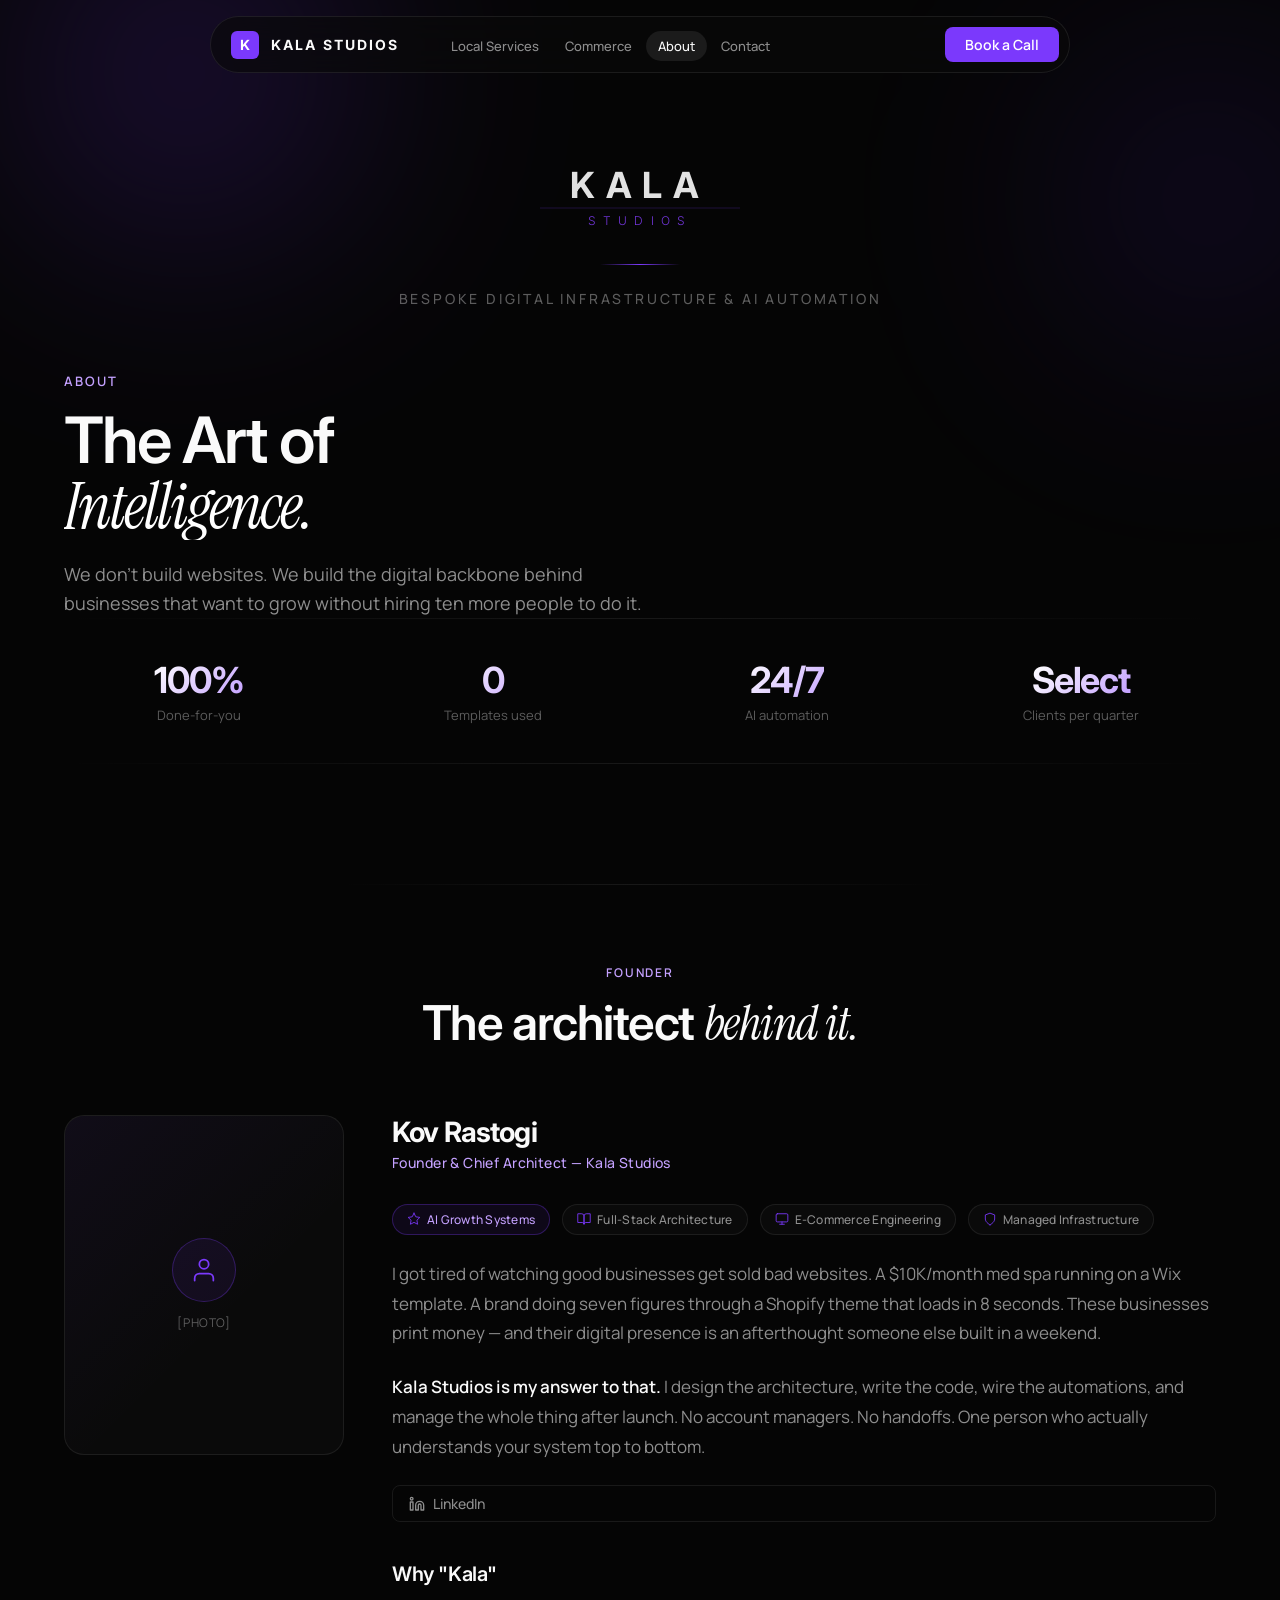
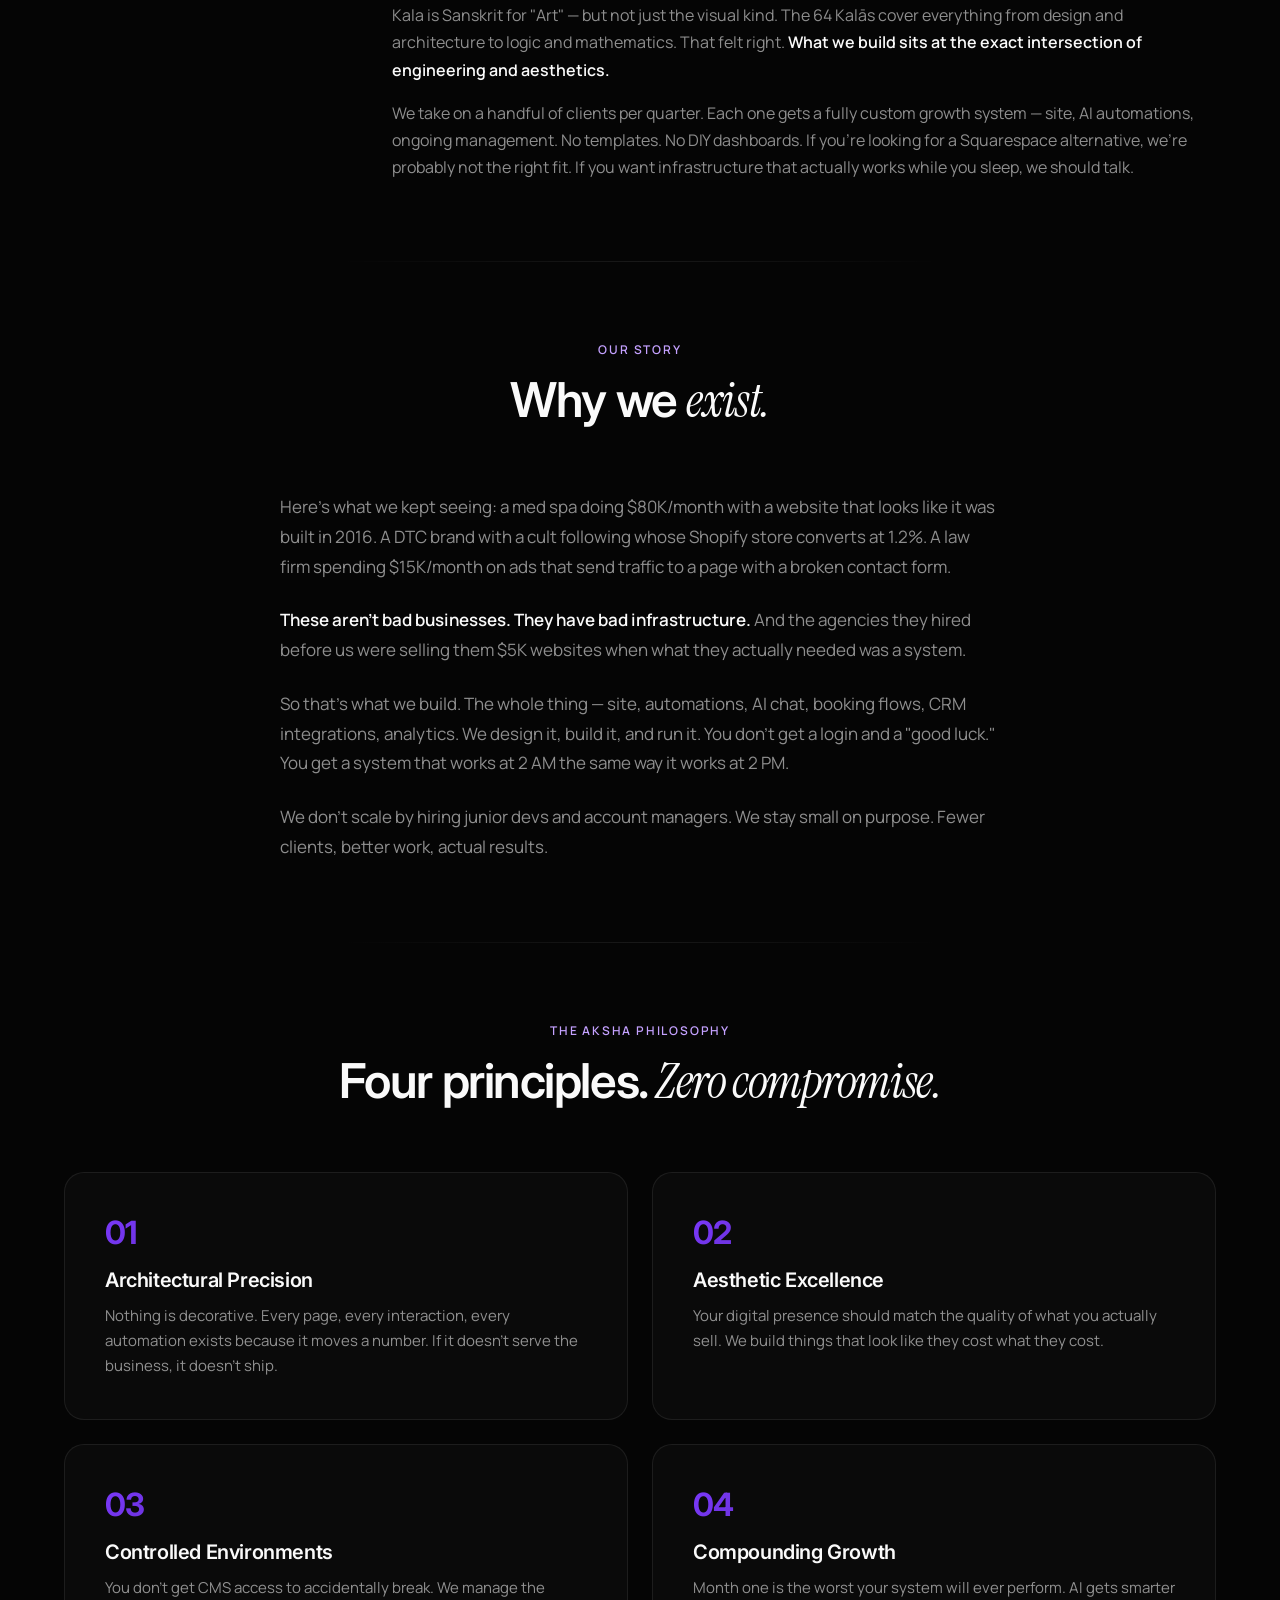
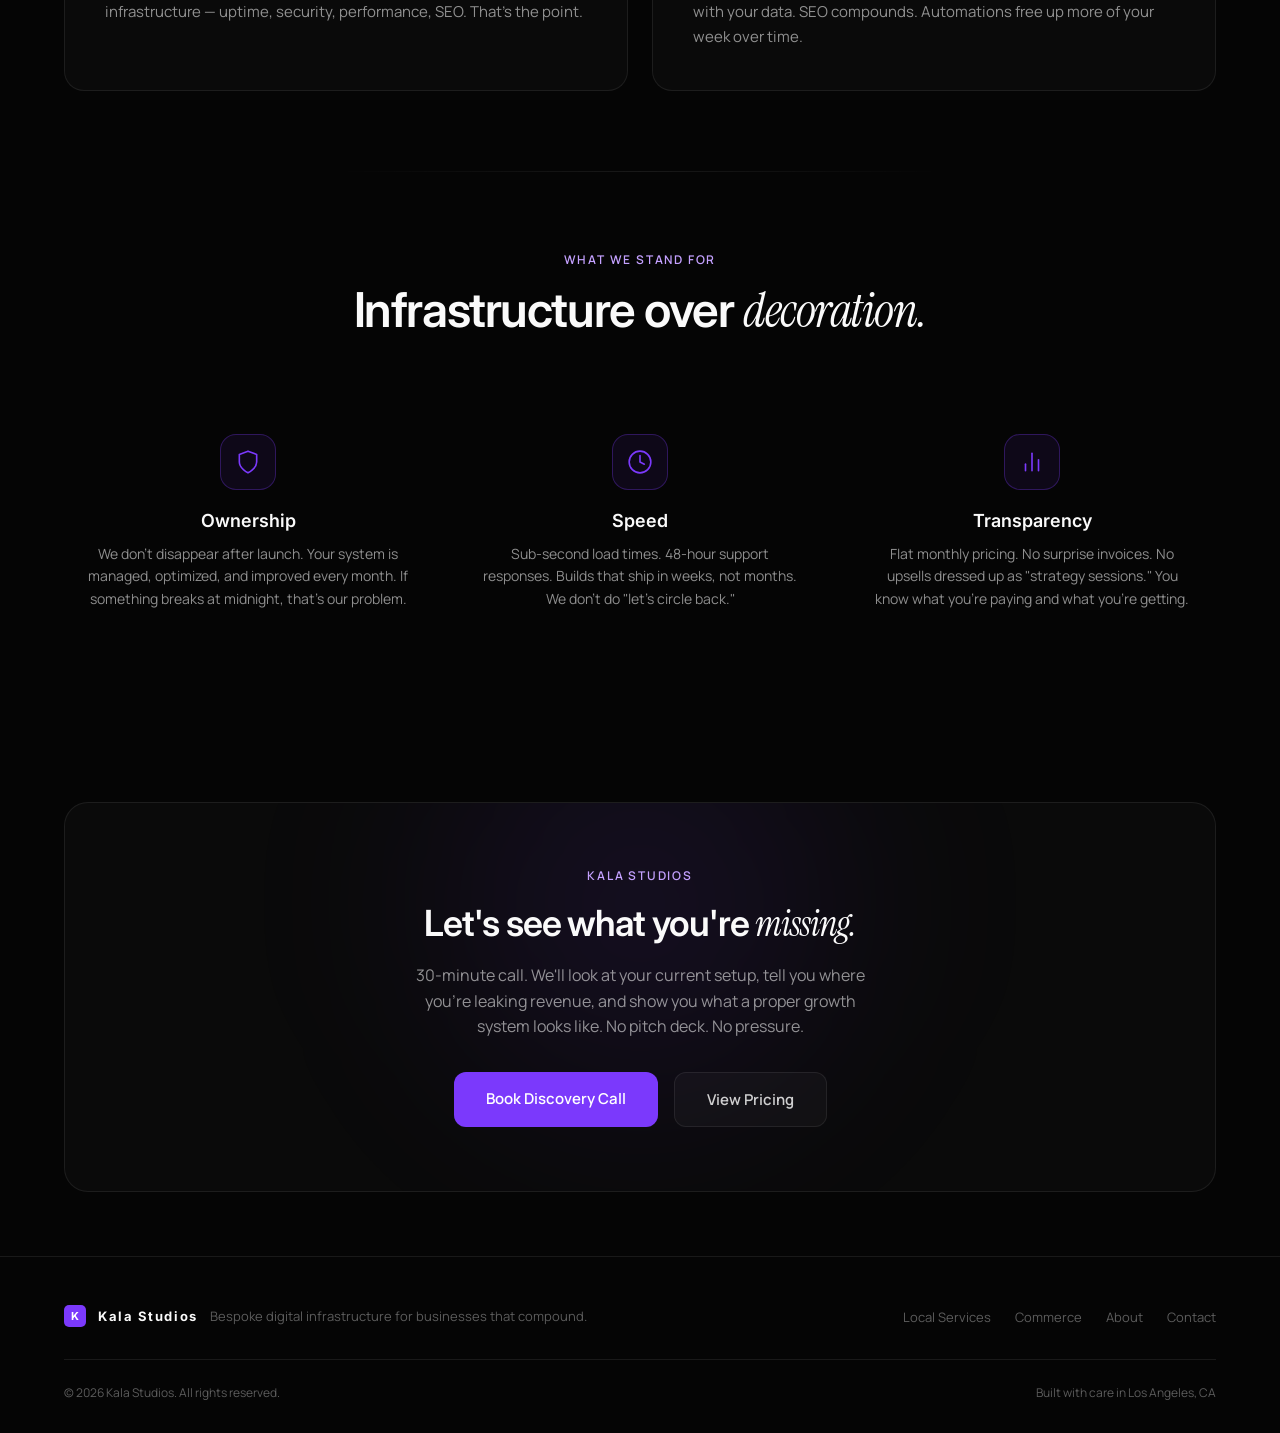
<file: about.html>
<!DOCTYPE html>
<html lang="en">
<head>
  <meta charset="UTF-8" />
  <meta name="viewport" content="width=device-width, initial-scale=1.0" />
  <title>About — Kala Studios</title>
  <meta name="description" content="Kala Studios is a vertical AI growth agency. We bridge aesthetic excellence and technical infrastructure to build digital systems that scale." />
  <link rel="preconnect" href="https://fonts.googleapis.com" />
  <link rel="preconnect" href="https://fonts.gstatic.com" crossorigin />
  <link href="https://fonts.googleapis.com/css2?family=Inter:wght@400;500;600;700&family=Instrument+Serif:ital@0;1&family=Manrope:wght@400;500;600;700&display=swap" rel="stylesheet" />
  <link rel="stylesheet" href="styles.css" />
  <style>
    /* ── Brand hero wordmark ── */
    .brand-wordmark { display:flex; flex-direction:column; align-items:center; gap:var(--space-6); margin-bottom:var(--space-16); }
    .brand-wordmark-svg { width:320px; height:auto; opacity:0.9; }
    .brand-wordmark-tagline { font-family:var(--font-body); font-weight:500; font-size:14px; letter-spacing:0.2em; text-transform:uppercase; color:var(--text-muted); }
    .brand-wordmark-line { width:80px; height:1px; background:linear-gradient(90deg,transparent,var(--accent-primary),transparent); }

    /* ── Credential badges ── */
    .founder-credentials { display:flex; flex-wrap:wrap; gap:var(--space-3); margin-top:var(--space-2); }
    .credential-badge { display:inline-flex; align-items:center; gap:6px; font-family:var(--font-body); font-weight:500; font-size:12px; color:var(--text-secondary); padding:6px 14px; background:var(--surface-elevated); border:1px solid var(--border-default); border-radius:var(--radius-full); letter-spacing:0.02em; }
    .credential-badge svg { width:14px; height:14px; stroke:var(--accent-primary); fill:none; stroke-width:1.5; stroke-linecap:round; stroke-linejoin:round; }
    .credential-badge--accent { border-color:var(--border-accent); background:var(--accent-subtle); color:var(--text-accent); }

    /* ── Metrics bar ── */
    .about-metrics { display:grid; grid-template-columns:repeat(4,1fr); gap:var(--space-6); padding:var(--space-10) 0; margin-bottom:var(--space-10); position:relative; }
    .about-metrics::before { content:''; position:absolute; top:0; left:0; right:0; height:1px; background:linear-gradient(90deg,transparent,var(--border-default),transparent); }
    .about-metrics::after { content:''; position:absolute; bottom:0; left:0; right:0; height:1px; background:linear-gradient(90deg,transparent,var(--border-default),transparent); }
    .about-metric { text-align:center; }
    .about-metric-value { font-family:var(--font-display); font-weight:700; font-size:36px; letter-spacing:-0.03em; background:linear-gradient(135deg,#fff 30%,#c4a1ff 70%,#7b39fc 100%); -webkit-background-clip:text; -webkit-text-fill-color:transparent; background-clip:text; }
    .about-metric-label { font-size:13px; color:var(--text-muted); margin-top:var(--space-1); }

    @media (max-width:768px) {
      .about-metrics { grid-template-columns:repeat(2,1fr); gap:var(--space-4); }
      .brand-wordmark-svg { width:220px; }
    }

    /* ── Founder section ── */
    .founder-section { padding:var(--space-20) 0; position:relative; }
    .founder-section::before { content:''; position:absolute; top:0; left:50%; transform:translateX(-50%); width:600px; height:1px; background:linear-gradient(90deg,transparent,var(--border-default),transparent); }
    .founder-grid { display:grid; grid-template-columns:280px 1fr; gap:var(--space-12); align-items:start; }
    .founder-photo { width:280px; height:340px; border-radius:var(--radius-xl); background:var(--surface-elevated); border:1px solid var(--border-default); display:flex; flex-direction:column; align-items:center; justify-content:center; gap:var(--space-3); position:relative; overflow:hidden; }
    .founder-photo::before { content:''; position:absolute; inset:0; background:linear-gradient(135deg,rgba(123,57,252,.06),transparent 60%); }
    .founder-photo-icon { width:64px; height:64px; border-radius:50%; background:var(--accent-subtle); border:1px solid var(--border-accent); display:flex; align-items:center; justify-content:center; }
    .founder-photo-icon svg { width:28px; height:28px; stroke:var(--accent-primary); fill:none; stroke-width:1.5; stroke-linecap:round; stroke-linejoin:round; }
    .founder-photo-text { font-size:12px; color:var(--text-muted); letter-spacing:0.05em; }
    .founder-info { display:flex; flex-direction:column; gap:var(--space-6); }
    .founder-name { font-family:var(--font-display); font-weight:700; font-size:28px; letter-spacing:-0.03em; color:var(--text-primary); }
    .founder-title { font-family:var(--font-body); font-weight:500; font-size:14px; color:var(--text-accent); letter-spacing:0.03em; margin-top:var(--space-1); }
    .founder-bio { font-size:17px; line-height:1.75; color:var(--text-secondary); }
    .founder-bio strong { color:var(--text-primary); font-weight:600; }
    .founder-linkedin { display:inline-flex; align-items:center; gap:var(--space-2); font-family:var(--font-body); font-weight:500; font-size:14px; color:var(--text-secondary); text-decoration:none; padding:var(--space-2) var(--space-4); border:1px solid var(--border-default); border-radius:var(--radius-sm); transition:all .25s; }
    .founder-linkedin:hover { color:var(--text-primary); border-color:var(--border-hover); background:rgba(255,255,255,.04); }
    .founder-linkedin svg { width:16px; height:16px; }
    .founder-origin { margin-top:var(--space-4); }
    .founder-origin-title { font-family:var(--font-display); font-weight:600; font-size:20px; color:var(--text-primary); letter-spacing:-0.02em; margin-bottom:var(--space-4); }
    .founder-origin p { font-size:16px; line-height:1.7; color:var(--text-secondary); margin-bottom:var(--space-4); }
    .founder-origin p:last-child { margin-bottom:0; }
    .founder-origin strong { color:var(--text-primary); font-weight:600; }

    @media (max-width:768px) {
      .founder-grid { grid-template-columns:1fr; gap:var(--space-8); }
      .founder-photo { width:200px; height:240px; margin:0 auto; }
    }

    /* ── Philosophy grid ── */
    .philosophy-section { padding:var(--space-20) 0; position:relative; }
    .philosophy-section::before { content:''; position:absolute; top:0; left:50%; transform:translateX(-50%); width:600px; height:1px; background:linear-gradient(90deg,transparent,var(--border-default),transparent); }
    .philosophy-grid { display:grid; grid-template-columns:repeat(2,1fr); gap:var(--space-6); }
    .philosophy-card { background:var(--surface-elevated); border:1px solid var(--border-default); border-radius:var(--radius-xl); padding:var(--space-10); transition:border-color .3s; }
    .philosophy-card:hover { border-color:rgba(123,57,252,.15); }
    .philosophy-num { font-family:var(--font-display); font-weight:700; font-size:32px; letter-spacing:-0.03em; background:linear-gradient(135deg,var(--accent-primary),rgba(123,57,252,.2)); -webkit-background-clip:text; -webkit-text-fill-color:transparent; background-clip:text; margin-bottom:var(--space-4); }
    .philosophy-title { font-family:var(--font-display); font-weight:600; font-size:20px; color:var(--text-primary); margin-bottom:var(--space-3); letter-spacing:-0.02em; }
    .philosophy-desc { font-size:15px; line-height:1.65; color:var(--text-secondary); }

    /* ── Story ── */
    .story-section { padding:var(--space-20) 0; position:relative; }
    .story-section::before { content:''; position:absolute; top:0; left:50%; transform:translateX(-50%); width:600px; height:1px; background:linear-gradient(90deg,transparent,var(--border-default),transparent); }
    .story-content { max-width:720px; margin:0 auto; }
    .story-content p { font-size:17px; line-height:1.75; color:var(--text-secondary); margin-bottom:var(--space-6); }
    .story-content p:last-child { margin-bottom:0; }
    .story-content strong { color:var(--text-primary); font-weight:600; }

    /* ── Values ── */
    .values-section { padding:var(--space-20) 0; position:relative; }
    .values-section::before { content:''; position:absolute; top:0; left:50%; transform:translateX(-50%); width:600px; height:1px; background:linear-gradient(90deg,transparent,var(--border-default),transparent); }
    .values-grid { display:grid; grid-template-columns:repeat(3,1fr); gap:var(--space-6); }
    .value-card { text-align:center; padding:var(--space-8) var(--space-6); }
    .value-icon { width:56px; height:56px; border-radius:var(--radius-lg); background:var(--accent-subtle); border:1px solid var(--border-accent); display:flex; align-items:center; justify-content:center; margin:0 auto var(--space-5); }
    .value-icon svg { width:26px; height:26px; stroke:#7b39fc; fill:none; stroke-width:1.5; stroke-linecap:round; stroke-linejoin:round; }
    .value-title { font-family:var(--font-display); font-weight:600; font-size:18px; color:var(--text-primary); margin-bottom:var(--space-3); }
    .value-desc { font-size:14px; line-height:1.6; color:var(--text-secondary); }

    /* ── CTA ── */
    .cta-section { padding:var(--space-20) 0 var(--space-16); }
    .cta-card { background:var(--surface-elevated); border:1px solid var(--border-default); border-radius:var(--radius-2xl); padding:var(--space-16) var(--space-10); text-align:center; position:relative; overflow:hidden; }
    .cta-card::before { content:''; position:absolute; top:-200px; left:50%; transform:translateX(-50%); width:600px; height:600px; border-radius:50%; background:radial-gradient(circle,rgba(123,57,252,.12),transparent 70%); filter:blur(80px); }
    .cta-title { font-family:var(--font-display); font-weight:600; font-size:clamp(24px,3.5vw,36px); letter-spacing:-0.03em; color:var(--text-primary); position:relative; z-index:1; }
    .cta-title span { font-family:var(--font-serif); font-style:italic; font-weight:400; }
    .cta-sub { font-size:16px; color:var(--text-secondary); line-height:1.6; max-width:480px; margin:var(--space-4) auto var(--space-8); position:relative; z-index:1; }
    .cta-buttons { display:flex; justify-content:center; gap:var(--space-4); position:relative; z-index:1; }

    @media (max-width:1024px) { .philosophy-grid { grid-template-columns:1fr; } .values-grid { grid-template-columns:1fr; max-width:400px; margin:0 auto; } }
    @media (max-width:768px) { .cta-card { padding:var(--space-12) var(--space-6); } .cta-buttons { flex-direction:column; align-items:center; } }
  </style>
</head>
<body>
  <div class="navbar-wrap">
    <nav class="navbar">
      <div class="nav-left">
        <a href="index.html" class="nav-logo">
          <div class="nav-logo-mark"><span>K</span></div>
          <span class="nav-logo-text">KALA STUDIOS</span>
        </a>
        <ul class="nav-links">
          <li><a href="services-local.html">Local Services</a></li>
          <li><a href="services-commerce.html">Commerce</a></li>
          <li><a href="about.html" class="active">About</a></li>
          <li><a href="contact.html">Contact</a></li>
        </ul>
      </div>
      <div class="nav-right">
        <button class="mobile-menu-btn" aria-label="Toggle menu">
          <svg viewBox="0 0 24 24"><line x1="3" y1="6" x2="21" y2="6"/><line x1="3" y1="12" x2="21" y2="12"/><line x1="3" y1="18" x2="21" y2="18"/></svg>
        </button>
        <a href="contact.html" class="btn-primary-sm">Book a Call</a>
      </div>
    </nav>
  </div>

  <section class="page-hero">
    <div class="page-hero-bg">
      <div class="orb orb-1"></div>
      <div class="orb orb-2"></div>
    </div>
    <div class="container">
      <div class="page-hero-content">
        <div class="brand-wordmark">
          <svg class="brand-wordmark-svg" viewBox="0 0 320 80" fill="none" xmlns="http://www.w3.org/2000/svg">
            <text x="160" y="38" font-family="Inter, sans-serif" font-weight="700" font-size="36" fill="#FAFAFA" text-anchor="middle" letter-spacing="0.3em">KALA</text>
            <line x1="60" y1="48" x2="260" y2="48" stroke="#7C3AED" stroke-width="0.5" opacity="0.5"/>
            <text x="160" y="65" font-family="Inter, sans-serif" font-weight="300" font-size="12" fill="#7C3AED" text-anchor="middle" letter-spacing="0.6em">STUDIOS</text>
          </svg>
          <div class="brand-wordmark-line"></div>
          <span class="brand-wordmark-tagline">Bespoke Digital Infrastructure &amp; AI Automation</span>
        </div>
        <p class="page-hero-label">About</p>
        <h1 class="page-hero-title">The Art of<span class="page-hero-title-accent">Intelligence.</span></h1>
        <p class="page-hero-desc">We don't build websites. We build the digital backbone behind businesses that want to grow without hiring ten more people to do it.</p>
      </div>

      <div class="about-metrics reveal">
        <div class="about-metric">
          <div class="about-metric-value">100%</div>
          <div class="about-metric-label">Done-for-you</div>
        </div>
        <div class="about-metric">
          <div class="about-metric-value">0</div>
          <div class="about-metric-label">Templates used</div>
        </div>
        <div class="about-metric">
          <div class="about-metric-value">24/7</div>
          <div class="about-metric-label">AI automation</div>
        </div>
        <div class="about-metric">
          <div class="about-metric-value">Select</div>
          <div class="about-metric-label">Clients per quarter</div>
        </div>
      </div>
    </div>
  </section>

  <!-- Founder -->
  <section class="founder-section">
    <div class="container">
      <div class="section-header reveal">
        <p class="section-label">Founder</p>
        <h2 class="section-title">The architect <span class="section-title-accent">behind it.</span></h2>
      </div>
      <div class="founder-grid reveal">
        <div class="founder-photo">
          <!-- TODO: Replace with real headshot — <img src="assets/founder.webp" alt="Founder headshot" /> -->
          <div class="founder-photo-icon">
            <svg viewBox="0 0 24 24"><path d="M20 21v-2a4 4 0 00-4-4H8a4 4 0 00-4 4v2"/><circle cx="12" cy="7" r="4"/></svg>
          </div>
          <span class="founder-photo-text">[PHOTO]</span>
        </div>
        <div class="founder-info">
          <div>
            <div class="founder-name">Kov Rastogi</div>
            <div class="founder-title">Founder &amp; Chief Architect — Kala Studios</div>
          </div>
          <div class="founder-credentials">
            <span class="credential-badge credential-badge--accent">
              <svg viewBox="0 0 24 24"><polygon points="12 2 15.09 8.26 22 9.27 17 14.14 18.18 21.02 12 17.77 5.82 21.02 7 14.14 2 9.27 8.91 8.26 12 2"/></svg>
              AI Growth Systems
            </span>
            <span class="credential-badge">
              <svg viewBox="0 0 24 24"><path d="M2 3h6a4 4 0 014 4v14a3 3 0 00-3-3H2z"/><path d="M22 3h-6a4 4 0 00-4 4v14a3 3 0 013-3h7z"/></svg>
              Full-Stack Architecture
            </span>
            <span class="credential-badge">
              <svg viewBox="0 0 24 24"><rect x="2" y="3" width="20" height="14" rx="2" ry="2"/><line x1="8" y1="21" x2="16" y2="21"/><line x1="12" y1="17" x2="12" y2="21"/></svg>
              E-Commerce Engineering
            </span>
            <span class="credential-badge">
              <svg viewBox="0 0 24 24"><path d="M12 22s8-4 8-10V5l-8-3-8 3v7c0 6 8 10 8 10z"/></svg>
              Managed Infrastructure
            </span>
          </div>
          <p class="founder-bio">I got tired of watching good businesses get sold bad websites. A $10K/month med spa running on a Wix template. A brand doing seven figures through a Shopify theme that loads in 8 seconds. These businesses print money — and their digital presence is an afterthought someone else built in a weekend.</p>
          <p class="founder-bio"><strong>Kala Studios is my answer to that.</strong> I design the architecture, write the code, wire the automations, and manage the whole thing after launch. No account managers. No handoffs. One person who actually understands your system top to bottom.</p>
          <a href="https://www.linkedin.com/in/kovrastogi/" target="_blank" rel="noopener noreferrer" class="founder-linkedin">
            <svg viewBox="0 0 24 24" fill="none" stroke="currentColor" stroke-width="2" stroke-linecap="round" stroke-linejoin="round"><path d="M16 8a6 6 0 016 6v7h-4v-7a2 2 0 00-2-2 2 2 0 00-2 2v7h-4v-7a6 6 0 016-6z"/><rect x="2" y="9" width="4" height="12"/><circle cx="4" cy="4" r="2"/></svg>
            LinkedIn
          </a>
          <div class="founder-origin">
            <h3 class="founder-origin-title">Why "Kala"</h3>
            <p>Kala is Sanskrit for "Art" — but not just the visual kind. The 64 Kal&#257;s cover everything from design and architecture to logic and mathematics. That felt right. <strong>What we build sits at the exact intersection of engineering and aesthetics.</strong></p>
            <p>We take on a handful of clients per quarter. Each one gets a fully custom growth system — site, AI automations, ongoing management. No templates. No DIY dashboards. If you're looking for a Squarespace alternative, we're probably not the right fit. If you want infrastructure that actually works while you sleep, we should talk.</p>
          </div>
        </div>
      </div>
    </div>
  </section>

  <!-- Story -->
  <section class="story-section">
    <div class="container">
      <div class="section-header reveal">
        <p class="section-label">Our Story</p>
        <h2 class="section-title">Why we <span class="section-title-accent">exist.</span></h2>
      </div>
      <div class="story-content reveal">
        <p>Here's what we kept seeing: a med spa doing $80K/month with a website that looks like it was built in 2016. A DTC brand with a cult following whose Shopify store converts at 1.2%. A law firm spending $15K/month on ads that send traffic to a page with a broken contact form.</p>
        <p><strong>These aren't bad businesses. They have bad infrastructure.</strong> And the agencies they hired before us were selling them $5K websites when what they actually needed was a system.</p>
        <p>So that's what we build. The whole thing — site, automations, AI chat, booking flows, CRM integrations, analytics. We design it, build it, and run it. You don't get a login and a "good luck." You get a system that works at 2 AM the same way it works at 2 PM.</p>
        <p>We don't scale by hiring junior devs and account managers. We stay small on purpose. Fewer clients, better work, actual results.</p>
      </div>
    </div>
  </section>

  <!-- Philosophy -->
  <section class="philosophy-section">
    <div class="container">
      <div class="section-header reveal">
        <p class="section-label">The AKSHA Philosophy</p>
        <h2 class="section-title">Four principles. <span class="section-title-accent">Zero compromise.</span></h2>
      </div>
      <div class="philosophy-grid reveal">
        <div class="philosophy-card">
          <div class="philosophy-num">01</div>
          <h3 class="philosophy-title">Architectural Precision</h3>
          <p class="philosophy-desc">Nothing is decorative. Every page, every interaction, every automation exists because it moves a number. If it doesn't serve the business, it doesn't ship.</p>
        </div>
        <div class="philosophy-card">
          <div class="philosophy-num">02</div>
          <h3 class="philosophy-title">Aesthetic Excellence</h3>
          <p class="philosophy-desc">Your digital presence should match the quality of what you actually sell. We build things that look like they cost what they cost.</p>
        </div>
        <div class="philosophy-card">
          <div class="philosophy-num">03</div>
          <h3 class="philosophy-title">Controlled Environments</h3>
          <p class="philosophy-desc">You don't get CMS access to accidentally break. We manage the infrastructure — uptime, security, performance, SEO. That's the point.</p>
        </div>
        <div class="philosophy-card">
          <div class="philosophy-num">04</div>
          <h3 class="philosophy-title">Compounding Growth</h3>
          <p class="philosophy-desc">Month one is the worst your system will ever perform. AI gets smarter with your data. SEO compounds. Automations free up more of your week over time.</p>
        </div>
      </div>
    </div>
  </section>

  <!-- Values -->
  <section class="values-section">
    <div class="container">
      <div class="section-header reveal">
        <p class="section-label">What We Stand For</p>
        <h2 class="section-title">Infrastructure over <span class="section-title-accent">decoration.</span></h2>
      </div>
      <div class="values-grid reveal">
        <div class="value-card">
          <div class="value-icon">
            <svg viewBox="0 0 24 24"><path d="M12 22s8-4 8-10V5l-8-3-8 3v7c0 6 8 10 8 10z"/></svg>
          </div>
          <h3 class="value-title">Ownership</h3>
          <p class="value-desc">We don't disappear after launch. Your system is managed, optimized, and improved every month. If something breaks at midnight, that's our problem.</p>
        </div>
        <div class="value-card">
          <div class="value-icon">
            <svg viewBox="0 0 24 24"><circle cx="12" cy="12" r="10"/><polyline points="12 6 12 12 16 14"/></svg>
          </div>
          <h3 class="value-title">Speed</h3>
          <p class="value-desc">Sub-second load times. 48-hour support responses. Builds that ship in weeks, not months. We don't do "let's circle back."</p>
        </div>
        <div class="value-card">
          <div class="value-icon">
            <svg viewBox="0 0 24 24"><line x1="18" y1="20" x2="18" y2="10"/><line x1="12" y1="20" x2="12" y2="4"/><line x1="6" y1="20" x2="6" y2="14"/></svg>
          </div>
          <h3 class="value-title">Transparency</h3>
          <p class="value-desc">Flat monthly pricing. No surprise invoices. No upsells dressed up as "strategy sessions." You know what you're paying and what you're getting.</p>
        </div>
      </div>
    </div>
  </section>

  <section class="cta-section">
    <div class="container">
      <div class="cta-card reveal">
        <p class="section-label" style="position:relative;z-index:1;">Kala Studios</p>
        <h2 class="cta-title">Let's see what you're <span>missing.</span></h2>
        <p class="cta-sub">30-minute call. We'll look at your current setup, tell you where you're leaking revenue, and show you what a proper growth system looks like. No pitch deck. No pressure.</p>
        <div class="cta-buttons">
          <a href="contact.html" class="btn-primary">Book Discovery Call</a>
          <a href="index.html#pricing" class="btn-ghost">View Pricing</a>
        </div>
      </div>
    </div>
  </section>

  <footer class="footer">
    <div class="container">
      <div class="footer-inner">
        <div class="footer-brand">
          <div class="footer-logo-mark"><span style="font-family:var(--font-display);font-weight:700;font-size:11px;color:#fff;letter-spacing:0.05em;">K</span></div>
          <span class="footer-name">Kala Studios</span>
          <span class="footer-copy">Bespoke digital infrastructure for businesses that compound.</span>
        </div>
        <ul class="footer-links">
          <li><a href="services-local.html">Local Services</a></li>
          <li><a href="services-commerce.html">Commerce</a></li>
          <li><a href="about.html">About</a></li>
          <li><a href="contact.html">Contact</a></li>
        </ul>
      </div>
      <div class="footer-bottom">
        <span>&copy; 2026 Kala Studios. All rights reserved.</span>
        <span class="footer-location">Built with care in Los Angeles, CA</span>
      </div>
    </div>
  </footer>

  <script>
    const revealEls = document.querySelectorAll('.reveal');
    const observer = new IntersectionObserver((entries) => {
      entries.forEach(entry => { if (entry.isIntersecting) { entry.target.classList.add('visible'); observer.unobserve(entry.target); } });
    }, { threshold: 0.15 });
    revealEls.forEach(el => observer.observe(el));

    const navbar = document.querySelector('.navbar');
    window.addEventListener('scroll', () => {
      if (navbar) { if (window.scrollY > 40) navbar.classList.add('scrolled'); else navbar.classList.remove('scrolled'); }
    });

    // Mobile menu toggle
    const mobileMenuBtn = document.querySelector('.mobile-menu-btn');
    const navLinksEl = document.querySelector('.nav-links');
    if (mobileMenuBtn && navLinksEl) {
      mobileMenuBtn.addEventListener('click', () => navLinksEl.classList.toggle('open'));
      navLinksEl.querySelectorAll('a').forEach(link => {
        link.addEventListener('click', () => navLinksEl.classList.remove('open'));
      });
    }
  </script>
</body>
</html>
</file>
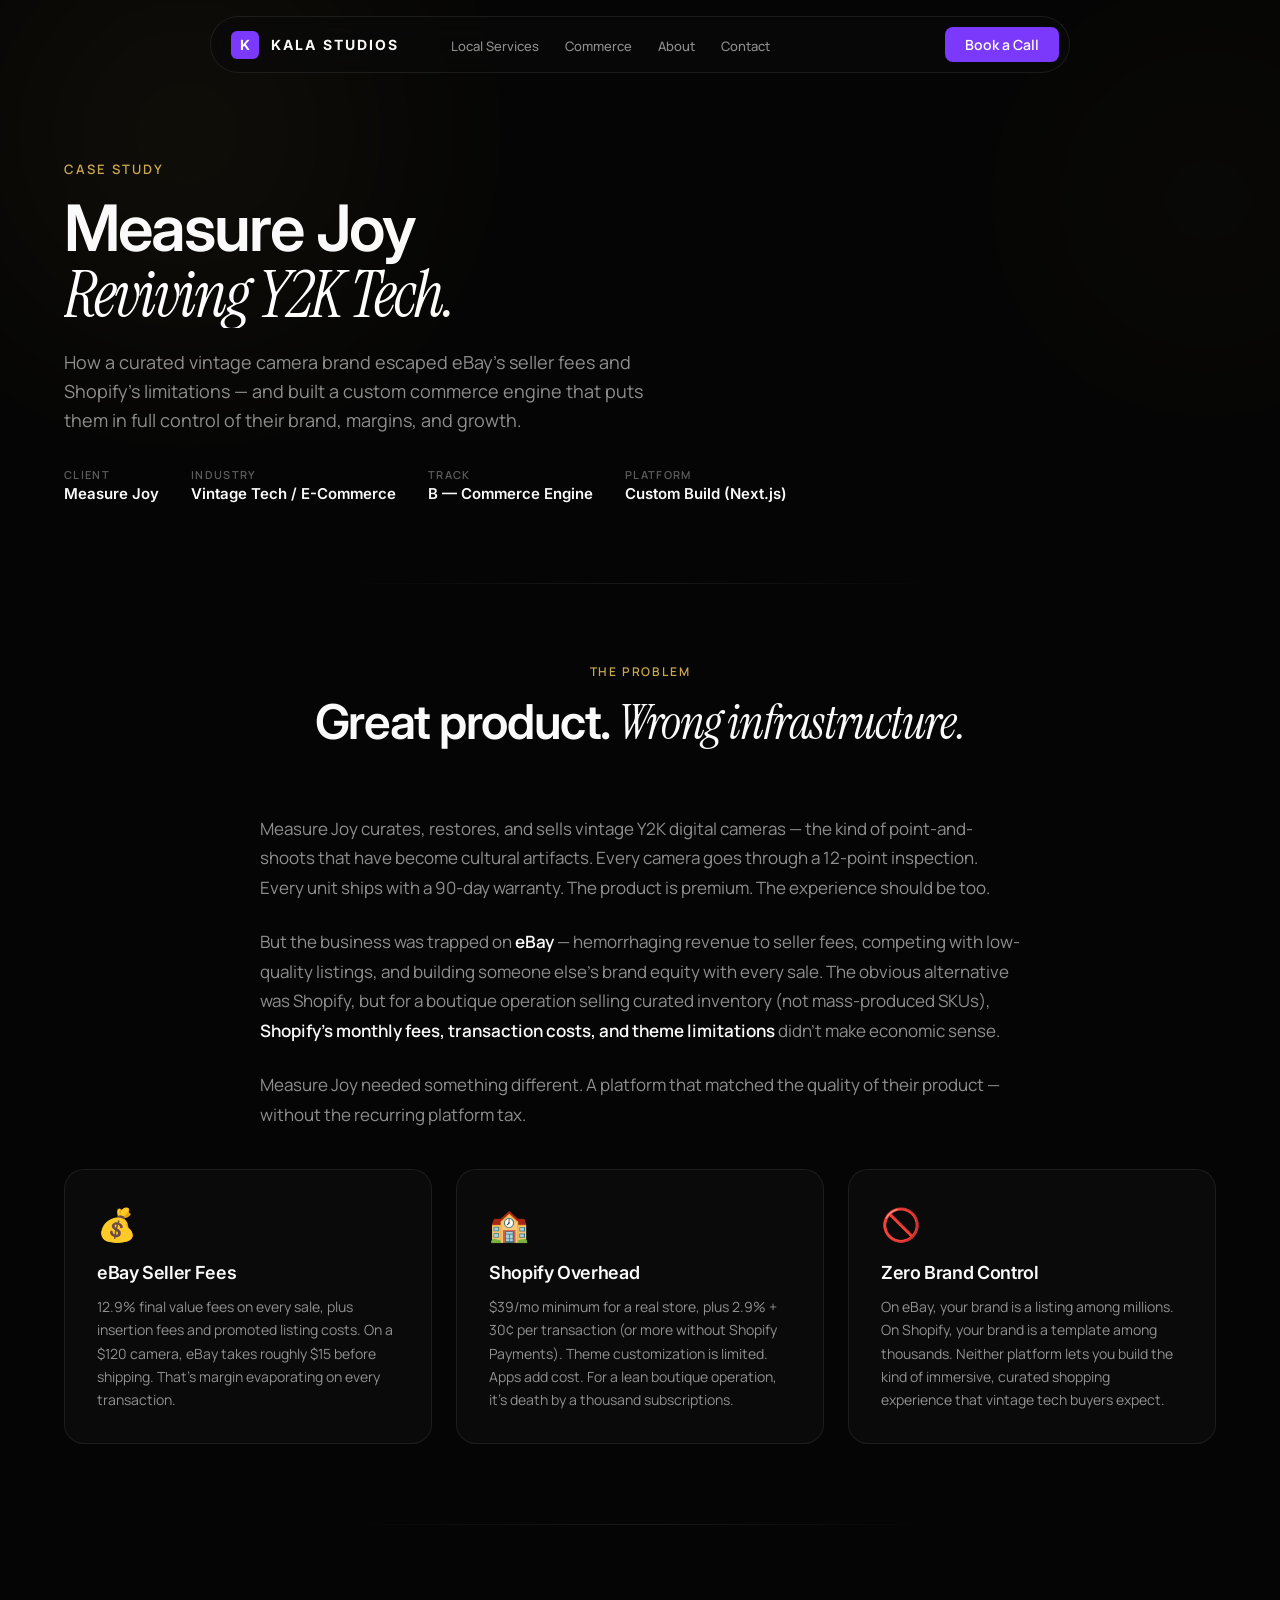
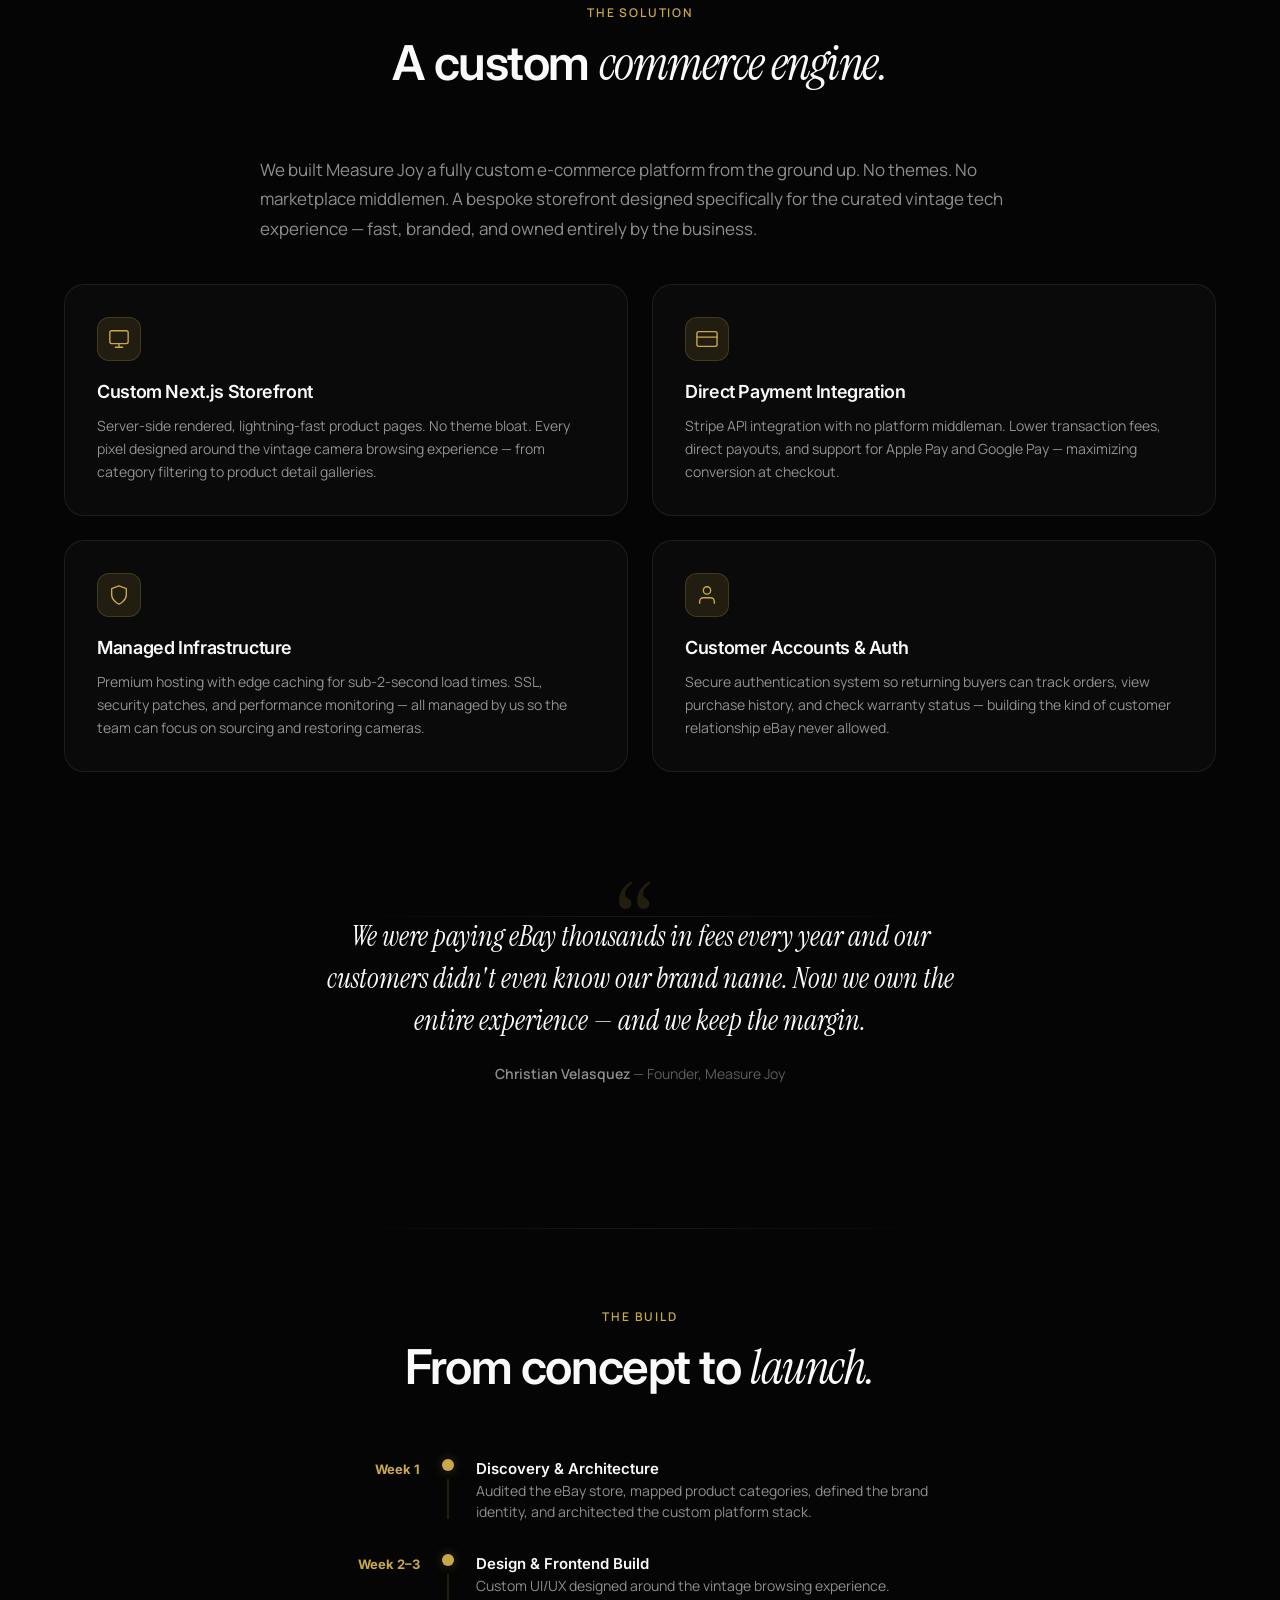
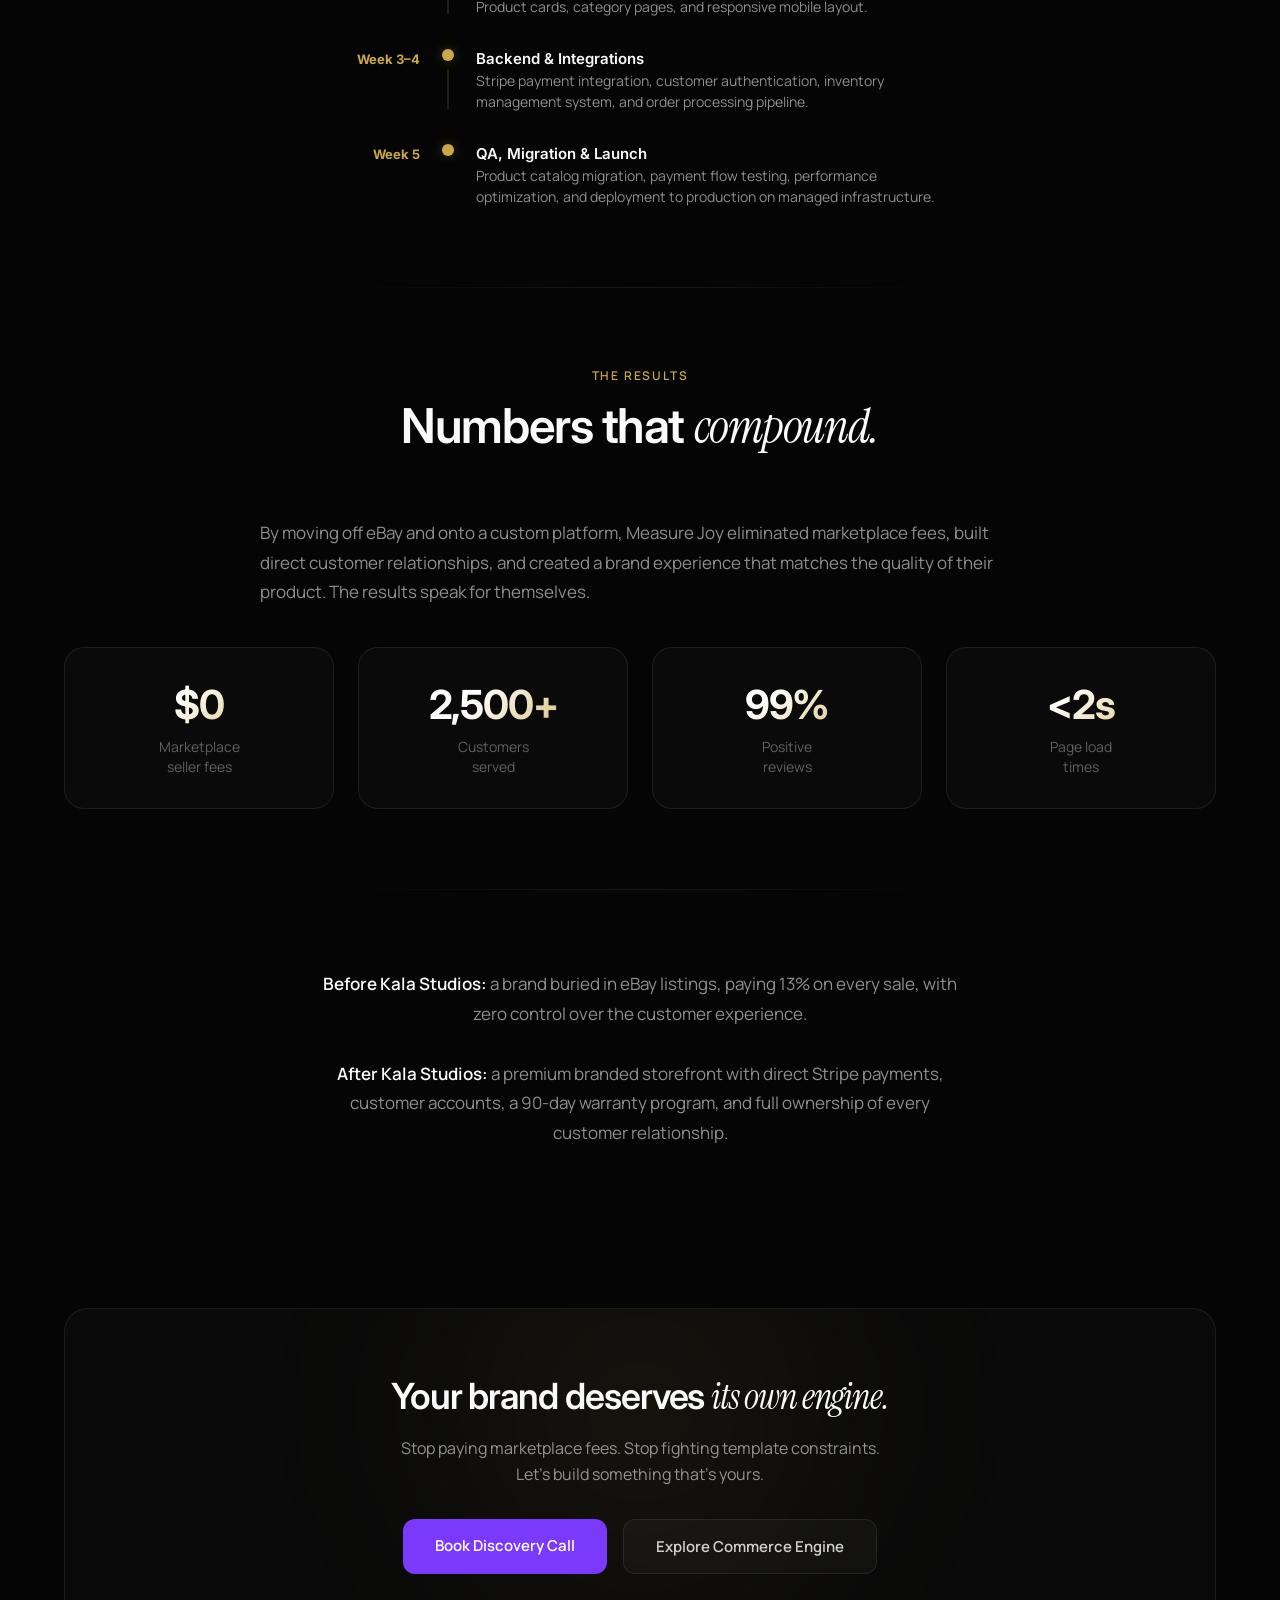
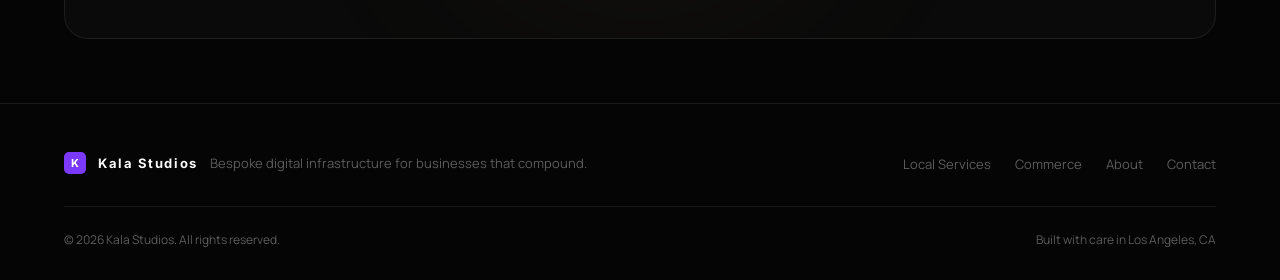
<file: case-study-measurejoy.html>
<!DOCTYPE html>
<html lang="en">
<head>
  <meta charset="UTF-8" />
  <meta name="viewport" content="width=device-width, initial-scale=1.0" />
  <title>Measure Joy — Case Study — Kala Studios</title>
  <meta name="description" content="How Measure Joy escaped eBay seller fees and Shopify costs by partnering with Kala Studios to build a custom commerce engine for their curated Y2K camera business." />
  <link rel="preconnect" href="https://fonts.googleapis.com" />
  <link rel="preconnect" href="https://fonts.gstatic.com" crossorigin />
  <link href="https://fonts.googleapis.com/css2?family=Inter:wght@400;500;600;700&family=Instrument+Serif:ital@0;1&family=Manrope:wght@400;500;600;700&display=swap" rel="stylesheet" />
  <link rel="stylesheet" href="styles.css" />
  <style>
    /* ── Case study layout ── */
    .case-meta { display:flex; gap:var(--space-8); margin-top:var(--space-8); flex-wrap:wrap; }
    .case-meta-item { display:flex; flex-direction:column; gap:2px; }
    .case-meta-label { font-family:var(--font-body); font-weight:600; font-size:11px; letter-spacing:0.12em; text-transform:uppercase; color:var(--text-muted); }
    .case-meta-value { font-family:var(--font-display); font-weight:600; font-size:15px; color:var(--text-primary); }

    /* ── Challenge / Solution / Result blocks ── */
    .case-section { padding:var(--space-20) 0; position:relative; }
    .case-section::before { content:''; position:absolute; top:0; left:50%; transform:translateX(-50%); width:600px; height:1px; background:linear-gradient(90deg,transparent,var(--border-default),transparent); }
    .case-content { max-width:760px; margin:0 auto; }
    .case-content p { font-size:17px; line-height:1.75; color:var(--text-secondary); margin-bottom:var(--space-6); }
    .case-content p:last-child { margin-bottom:0; }
    .case-content strong { color:var(--text-primary); font-weight:600; }

    /* ── Problem cards ── */
    .problem-grid { display:grid; grid-template-columns:repeat(3,1fr); gap:var(--space-6); margin-top:var(--space-10); }
    .problem-card { background:var(--surface-elevated); border:1px solid var(--border-default); border-radius:var(--radius-xl); padding:var(--space-8); transition:border-color .3s; }
    .problem-card:hover { border-color:rgba(255,255,255,.12); }
    .problem-icon { font-size:32px; margin-bottom:var(--space-4); display:block; }
    .problem-title { font-family:var(--font-display); font-weight:600; font-size:18px; color:var(--text-primary); margin-bottom:var(--space-3); letter-spacing:-0.02em; }
    .problem-desc { font-size:14px; line-height:1.65; color:var(--text-secondary); }

    /* ── Results metrics ── */
    .results-grid { display:grid; grid-template-columns:repeat(4,1fr); gap:var(--space-6); margin-top:var(--space-10); }
    .result-card { text-align:center; padding:var(--space-8) var(--space-4); background:var(--surface-elevated); border:1px solid var(--border-default); border-radius:var(--radius-xl); transition:border-color .3s; }
    .result-card:hover { border-color:rgba(201,168,76,.2); }
    .result-value { font-family:var(--font-display); font-weight:700; font-size:40px; letter-spacing:-0.03em; background:linear-gradient(135deg,#fff 40%,var(--accent-gold)); -webkit-background-clip:text; -webkit-text-fill-color:transparent; background-clip:text; margin-bottom:var(--space-2); }
    .result-label { font-size:14px; color:var(--text-muted); line-height:1.4; }

    /* ── Solution features ── */
    .solution-grid { display:grid; grid-template-columns:repeat(2,1fr); gap:var(--space-6); margin-top:var(--space-10); }
    .solution-card { background:var(--surface-elevated); border:1px solid var(--border-default); border-radius:var(--radius-xl); padding:var(--space-8); transition:border-color .3s; }
    .solution-card:hover { border-color:rgba(201,168,76,.2); }
    .solution-icon { width:44px; height:44px; border-radius:var(--radius-md); background:var(--accent-gold-subtle); border:1px solid rgba(201,168,76,.2); display:flex; align-items:center; justify-content:center; margin-bottom:var(--space-5); }
    .solution-icon svg { width:22px; height:22px; stroke:#c9a84c; fill:none; stroke-width:1.5; stroke-linecap:round; stroke-linejoin:round; }
    .solution-title { font-family:var(--font-display); font-weight:600; font-size:18px; color:var(--text-primary); margin-bottom:var(--space-3); letter-spacing:-0.02em; }
    .solution-desc { font-size:14px; line-height:1.65; color:var(--text-secondary); }

    /* ── Quote block ── */
    .case-quote { margin:var(--space-16) auto; max-width:680px; text-align:center; position:relative; }
    .case-quote::before { content:'\201C'; position:absolute; top:-40px; left:50%; transform:translateX(-50%); font-family:var(--font-serif); font-size:120px; color:rgba(201,168,76,.15); line-height:1; pointer-events:none; }
    .case-quote blockquote { font-family:var(--font-serif); font-style:italic; font-size:clamp(20px,3vw,28px); line-height:1.5; color:var(--text-primary); margin-bottom:var(--space-5); position:relative; }
    .case-quote cite { font-family:var(--font-body); font-style:normal; font-size:14px; color:var(--text-muted); }
    .case-quote cite strong { color:var(--text-secondary); font-weight:600; }

    /* ── Timeline ── */
    .timeline { max-width:600px; margin:var(--space-10) auto 0; display:flex; flex-direction:column; gap:0; }
    .timeline-item { display:grid; grid-template-columns:80px 24px 1fr; gap:var(--space-4); align-items:start; padding-bottom:var(--space-8); position:relative; }
    .timeline-item:last-child { padding-bottom:0; }
    .timeline-week { font-family:var(--font-display); font-weight:700; font-size:13px; color:var(--accent-gold); text-align:right; padding-top:2px; }
    .timeline-dot-col { display:flex; flex-direction:column; align-items:center; position:relative; }
    .timeline-dot { width:12px; height:12px; border-radius:50%; background:var(--accent-gold); box-shadow:0 0 12px rgba(201,168,76,.3); flex-shrink:0; }
    .timeline-line { width:2px; background:rgba(201,168,76,.15); flex:1; margin-top:var(--space-2); min-height:40px; }
    .timeline-item:last-child .timeline-line { display:none; }
    .timeline-content-title { font-family:var(--font-display); font-weight:600; font-size:15px; color:var(--text-primary); margin-bottom:2px; }
    .timeline-content-desc { font-size:14px; color:var(--text-secondary); line-height:1.5; }

    /* ── CTA ── */
    .cta-section { padding:var(--space-20) 0 var(--space-16); }
    .cta-card { background:var(--surface-elevated); border:1px solid var(--border-default); border-radius:var(--radius-2xl); padding:var(--space-16) var(--space-10); text-align:center; position:relative; overflow:hidden; }
    .cta-card::before { content:''; position:absolute; top:-200px; left:50%; transform:translateX(-50%); width:600px; height:600px; border-radius:50%; background:radial-gradient(circle,rgba(201,168,76,.08),transparent 70%); filter:blur(80px); }
    .cta-title { font-family:var(--font-display); font-weight:600; font-size:clamp(24px,3.5vw,36px); letter-spacing:-0.03em; color:var(--text-primary); position:relative; z-index:1; }
    .cta-title span { font-family:var(--font-serif); font-style:italic; font-weight:400; }
    .cta-sub { font-size:16px; color:var(--text-secondary); line-height:1.6; max-width:480px; margin:var(--space-4) auto var(--space-8); position:relative; z-index:1; }
    .cta-buttons { display:flex; justify-content:center; gap:var(--space-4); position:relative; z-index:1; }

    @media (max-width:1024px) {
      .problem-grid { grid-template-columns:1fr; max-width:480px; margin:var(--space-10) auto 0; }
      .results-grid { grid-template-columns:repeat(2,1fr); }
      .solution-grid { grid-template-columns:1fr; }
    }
    @media (max-width:768px) {
      .case-meta { flex-direction:column; gap:var(--space-4); }
      .results-grid { grid-template-columns:1fr 1fr; }
      .result-value { font-size:32px; }
      .cta-card { padding:var(--space-12) var(--space-6); }
      .cta-buttons { flex-direction:column; align-items:center; }
    }
  </style>
</head>
<body>
  <div class="navbar-wrap">
    <nav class="navbar">
      <div class="nav-left">
        <a href="index.html" class="nav-logo">
          <div class="nav-logo-mark"><span>K</span></div>
          <span class="nav-logo-text">KALA STUDIOS</span>
        </a>
        <ul class="nav-links">
          <li><a href="services-local.html">Local Services</a></li>
          <li><a href="services-commerce.html">Commerce</a></li>
          <li><a href="about.html">About</a></li>
          <li><a href="contact.html">Contact</a></li>
        </ul>
      </div>
      <div class="nav-right">
        <button class="mobile-menu-btn" aria-label="Toggle menu">
          <svg viewBox="0 0 24 24"><line x1="3" y1="6" x2="21" y2="6"/><line x1="3" y1="12" x2="21" y2="12"/><line x1="3" y1="18" x2="21" y2="18"/></svg>
        </button>
        <a href="contact.html" class="btn-primary-sm">Book a Call</a>
      </div>
    </nav>
  </div>

  <!-- Hero -->
  <section class="page-hero">
    <div class="page-hero-bg">
      <div class="orb orb-1" style="background:radial-gradient(circle,rgba(201,168,76,.4) 0%,transparent 70%)"></div>
      <div class="orb orb-2" style="background:radial-gradient(circle,rgba(201,168,76,.2) 0%,transparent 70%)"></div>
    </div>
    <div class="container">
      <div class="page-hero-content">
        <p class="page-hero-label" style="color:var(--accent-gold)">Case Study</p>
        <h1 class="page-hero-title">Measure Joy<span class="page-hero-title-accent" style="background:linear-gradient(135deg,#fff 30%,#e8d5a0 70%,#c9a84c 100%);-webkit-background-clip:text;background-clip:text">Reviving Y2K Tech.</span></h1>
        <p class="page-hero-desc">How a curated vintage camera brand escaped eBay's seller fees and Shopify's limitations — and built a custom commerce engine that puts them in full control of their brand, margins, and growth.</p>
        <div class="case-meta">
          <div class="case-meta-item">
            <span class="case-meta-label">Client</span>
            <span class="case-meta-value">Measure Joy</span>
          </div>
          <div class="case-meta-item">
            <span class="case-meta-label">Industry</span>
            <span class="case-meta-value">Vintage Tech / E-Commerce</span>
          </div>
          <div class="case-meta-item">
            <span class="case-meta-label">Track</span>
            <span class="case-meta-value">B — Commerce Engine</span>
          </div>
          <div class="case-meta-item">
            <span class="case-meta-label">Platform</span>
            <span class="case-meta-value">Custom Build (Next.js)</span>
          </div>
        </div>
      </div>
    </div>
  </section>

  <!-- The Problem -->
  <section class="case-section">
    <div class="container">
      <div class="section-header reveal">
        <p class="section-label" style="color:var(--accent-gold)">The Problem</p>
        <h2 class="section-title">Great product. <span class="section-title-accent">Wrong infrastructure.</span></h2>
      </div>
      <div class="case-content reveal">
        <p>Measure Joy curates, restores, and sells vintage Y2K digital cameras — the kind of point-and-shoots that have become cultural artifacts. Every camera goes through a 12-point inspection. Every unit ships with a 90-day warranty. The product is premium. The experience should be too.</p>
        <p>But the business was trapped on <strong>eBay</strong> — hemorrhaging revenue to seller fees, competing with low-quality listings, and building someone else's brand equity with every sale. The obvious alternative was Shopify, but for a boutique operation selling curated inventory (not mass-produced SKUs), <strong>Shopify's monthly fees, transaction costs, and theme limitations</strong> didn't make economic sense.</p>
        <p>Measure Joy needed something different. A platform that matched the quality of their product — without the recurring platform tax.</p>
      </div>

      <div class="problem-grid reveal">
        <div class="problem-card">
          <span class="problem-icon">&#128176;</span>
          <h3 class="problem-title">eBay Seller Fees</h3>
          <p class="problem-desc">12.9% final value fees on every sale, plus insertion fees and promoted listing costs. On a $120 camera, eBay takes roughly $15 before shipping. That's margin evaporating on every transaction.</p>
        </div>
        <div class="problem-card">
          <span class="problem-icon">&#127979;</span>
          <h3 class="problem-title">Shopify Overhead</h3>
          <p class="problem-desc">$39/mo minimum for a real store, plus 2.9% + 30¢ per transaction (or more without Shopify Payments). Theme customization is limited. Apps add cost. For a lean boutique operation, it's death by a thousand subscriptions.</p>
        </div>
        <div class="problem-card">
          <span class="problem-icon">&#128683;</span>
          <h3 class="problem-title">Zero Brand Control</h3>
          <p class="problem-desc">On eBay, your brand is a listing among millions. On Shopify, your brand is a template among thousands. Neither platform lets you build the kind of immersive, curated shopping experience that vintage tech buyers expect.</p>
        </div>
      </div>
    </div>
  </section>

  <!-- The Solution -->
  <section class="case-section">
    <div class="container">
      <div class="section-header reveal">
        <p class="section-label" style="color:var(--accent-gold)">The Solution</p>
        <h2 class="section-title">A custom <span class="section-title-accent">commerce engine.</span></h2>
      </div>
      <div class="case-content reveal">
        <p>We built Measure Joy a fully custom e-commerce platform from the ground up. No themes. No marketplace middlemen. A bespoke storefront designed specifically for the curated vintage tech experience — fast, branded, and owned entirely by the business.</p>
      </div>

      <div class="solution-grid reveal">
        <div class="solution-card">
          <div class="solution-icon">
            <svg viewBox="0 0 24 24"><rect x="2" y="3" width="20" height="14" rx="2" ry="2"/><line x1="8" y1="21" x2="16" y2="21"/><line x1="12" y1="17" x2="12" y2="21"/></svg>
          </div>
          <h3 class="solution-title">Custom Next.js Storefront</h3>
          <p class="solution-desc">Server-side rendered, lightning-fast product pages. No theme bloat. Every pixel designed around the vintage camera browsing experience — from category filtering to product detail galleries.</p>
        </div>
        <div class="solution-card">
          <div class="solution-icon">
            <svg viewBox="0 0 24 24"><rect x="1" y="4" width="22" height="16" rx="2" ry="2"/><line x1="1" y1="10" x2="23" y2="10"/></svg>
          </div>
          <h3 class="solution-title">Direct Payment Integration</h3>
          <p class="solution-desc">Stripe API integration with no platform middleman. Lower transaction fees, direct payouts, and support for Apple Pay and Google Pay — maximizing conversion at checkout.</p>
        </div>
        <div class="solution-card">
          <div class="solution-icon">
            <svg viewBox="0 0 24 24"><path d="M12 22s8-4 8-10V5l-8-3-8 3v7c0 6 8 10 8 10z"/></svg>
          </div>
          <h3 class="solution-title">Managed Infrastructure</h3>
          <p class="solution-desc">Premium hosting with edge caching for sub-2-second load times. SSL, security patches, and performance monitoring — all managed by us so the team can focus on sourcing and restoring cameras.</p>
        </div>
        <div class="solution-card">
          <div class="solution-icon">
            <svg viewBox="0 0 24 24"><path d="M20 21v-2a4 4 0 00-4-4H8a4 4 0 00-4 4v2"/><circle cx="12" cy="7" r="4"/></svg>
          </div>
          <h3 class="solution-title">Customer Accounts &amp; Auth</h3>
          <p class="solution-desc">Secure authentication system so returning buyers can track orders, view purchase history, and check warranty status — building the kind of customer relationship eBay never allowed.</p>
        </div>
      </div>
    </div>
  </section>

  <!-- Quote -->
  <section class="case-section" style="padding-top:0">
    <div class="container">
      <div class="case-quote reveal">
        <blockquote>We were paying eBay thousands in fees every year and our customers didn't even know our brand name. Now we own the entire experience — and we keep the margin.</blockquote>
        <cite><strong>Christian Velasquez</strong> — Founder, Measure Joy</cite>
      </div>
    </div>
  </section>

  <!-- Timeline -->
  <section class="case-section">
    <div class="container">
      <div class="section-header reveal">
        <p class="section-label" style="color:var(--accent-gold)">The Build</p>
        <h2 class="section-title">From concept to <span class="section-title-accent">launch.</span></h2>
      </div>
      <div class="timeline reveal">
        <div class="timeline-item">
          <div class="timeline-week">Week 1</div>
          <div class="timeline-dot-col">
            <div class="timeline-dot"></div>
            <div class="timeline-line"></div>
          </div>
          <div>
            <div class="timeline-content-title">Discovery &amp; Architecture</div>
            <div class="timeline-content-desc">Audited the eBay store, mapped product categories, defined the brand identity, and architected the custom platform stack.</div>
          </div>
        </div>
        <div class="timeline-item">
          <div class="timeline-week">Week 2–3</div>
          <div class="timeline-dot-col">
            <div class="timeline-dot"></div>
            <div class="timeline-line"></div>
          </div>
          <div>
            <div class="timeline-content-title">Design &amp; Frontend Build</div>
            <div class="timeline-content-desc">Custom UI/UX designed around the vintage browsing experience. Product cards, category pages, and responsive mobile layout.</div>
          </div>
        </div>
        <div class="timeline-item">
          <div class="timeline-week">Week 3–4</div>
          <div class="timeline-dot-col">
            <div class="timeline-dot"></div>
            <div class="timeline-line"></div>
          </div>
          <div>
            <div class="timeline-content-title">Backend &amp; Integrations</div>
            <div class="timeline-content-desc">Stripe payment integration, customer authentication, inventory management system, and order processing pipeline.</div>
          </div>
        </div>
        <div class="timeline-item">
          <div class="timeline-week">Week 5</div>
          <div class="timeline-dot-col">
            <div class="timeline-dot"></div>
            <div class="timeline-line"></div>
          </div>
          <div>
            <div class="timeline-content-title">QA, Migration &amp; Launch</div>
            <div class="timeline-content-desc">Product catalog migration, payment flow testing, performance optimization, and deployment to production on managed infrastructure.</div>
          </div>
        </div>
      </div>
    </div>
  </section>

  <!-- Results -->
  <section class="case-section">
    <div class="container">
      <div class="section-header reveal">
        <p class="section-label" style="color:var(--accent-gold)">The Results</p>
        <h2 class="section-title">Numbers that <span class="section-title-accent">compound.</span></h2>
      </div>
      <div class="case-content reveal">
        <p>By moving off eBay and onto a custom platform, Measure Joy eliminated marketplace fees, built direct customer relationships, and created a brand experience that matches the quality of their product. The results speak for themselves.</p>
      </div>

      <div class="results-grid reveal">
        <div class="result-card">
          <div class="result-value">$0</div>
          <div class="result-label">Marketplace<br>seller fees</div>
        </div>
        <div class="result-card">
          <div class="result-value">2,500+</div>
          <div class="result-label">Customers<br>served</div>
        </div>
        <div class="result-card">
          <div class="result-value">99%</div>
          <div class="result-label">Positive<br>reviews</div>
        </div>
        <div class="result-card">
          <div class="result-value">&lt;2s</div>
          <div class="result-label">Page load<br>times</div>
        </div>
      </div>
    </div>
  </section>

  <!-- What changed -->
  <section class="case-section">
    <div class="container">
      <div class="case-content reveal">
        <p style="text-align:center;max-width:640px;margin:0 auto"><strong>Before Kala Studios:</strong> a brand buried in eBay listings, paying 13% on every sale, with zero control over the customer experience.<br><br><strong>After Kala Studios:</strong> a premium branded storefront with direct Stripe payments, customer accounts, a 90-day warranty program, and full ownership of every customer relationship.</p>
      </div>
    </div>
  </section>

  <!-- CTA -->
  <section class="cta-section">
    <div class="container">
      <div class="cta-card reveal">
        <h2 class="cta-title">Your brand deserves <span>its own engine.</span></h2>
        <p class="cta-sub">Stop paying marketplace fees. Stop fighting template constraints. Let's build something that's yours.</p>
        <div class="cta-buttons">
          <a href="contact.html" class="btn-primary">Book Discovery Call</a>
          <a href="services-commerce.html" class="btn-ghost">Explore Commerce Engine</a>
        </div>
      </div>
    </div>
  </section>

  <footer class="footer">
    <div class="container">
      <div class="footer-inner">
        <div class="footer-brand">
          <div class="footer-logo-mark"><span style="font-family:var(--font-display);font-weight:700;font-size:11px;color:#fff;letter-spacing:0.05em;">K</span></div>
          <span class="footer-name">Kala Studios</span>
          <span class="footer-copy">Bespoke digital infrastructure for businesses that compound.</span>
        </div>
        <ul class="footer-links">
          <li><a href="services-local.html">Local Services</a></li>
          <li><a href="services-commerce.html">Commerce</a></li>
          <li><a href="about.html">About</a></li>
          <li><a href="contact.html">Contact</a></li>
        </ul>
      </div>
      <div class="footer-bottom">
        <span>&copy; 2026 Kala Studios. All rights reserved.</span>
        <span class="footer-location">Built with care in Los Angeles, CA</span>
      </div>
    </div>
  </footer>

  <script>
    // Mobile menu toggle
    const mobileMenuBtn = document.querySelector('.mobile-menu-btn');
    const navLinksEl = document.querySelector('.nav-links');
    if (mobileMenuBtn && navLinksEl) {
      mobileMenuBtn.addEventListener('click', () => navLinksEl.classList.toggle('open'));
      navLinksEl.querySelectorAll('a').forEach(link => {
        link.addEventListener('click', () => navLinksEl.classList.remove('open'));
      });
    }

    const revealEls = document.querySelectorAll('.reveal');
    const observer = new IntersectionObserver((entries) => {
      entries.forEach(entry => { if (entry.isIntersecting) { entry.target.classList.add('visible'); observer.unobserve(entry.target); } });
    }, { threshold: 0.15 });
    revealEls.forEach(el => observer.observe(el));

    const navbar = document.querySelector('.navbar');
    window.addEventListener('scroll', () => {
      if (navbar) { if (window.scrollY > 40) navbar.classList.add('scrolled'); else navbar.classList.remove('scrolled'); }
    });
  </script>
</body>
</html>
</file>
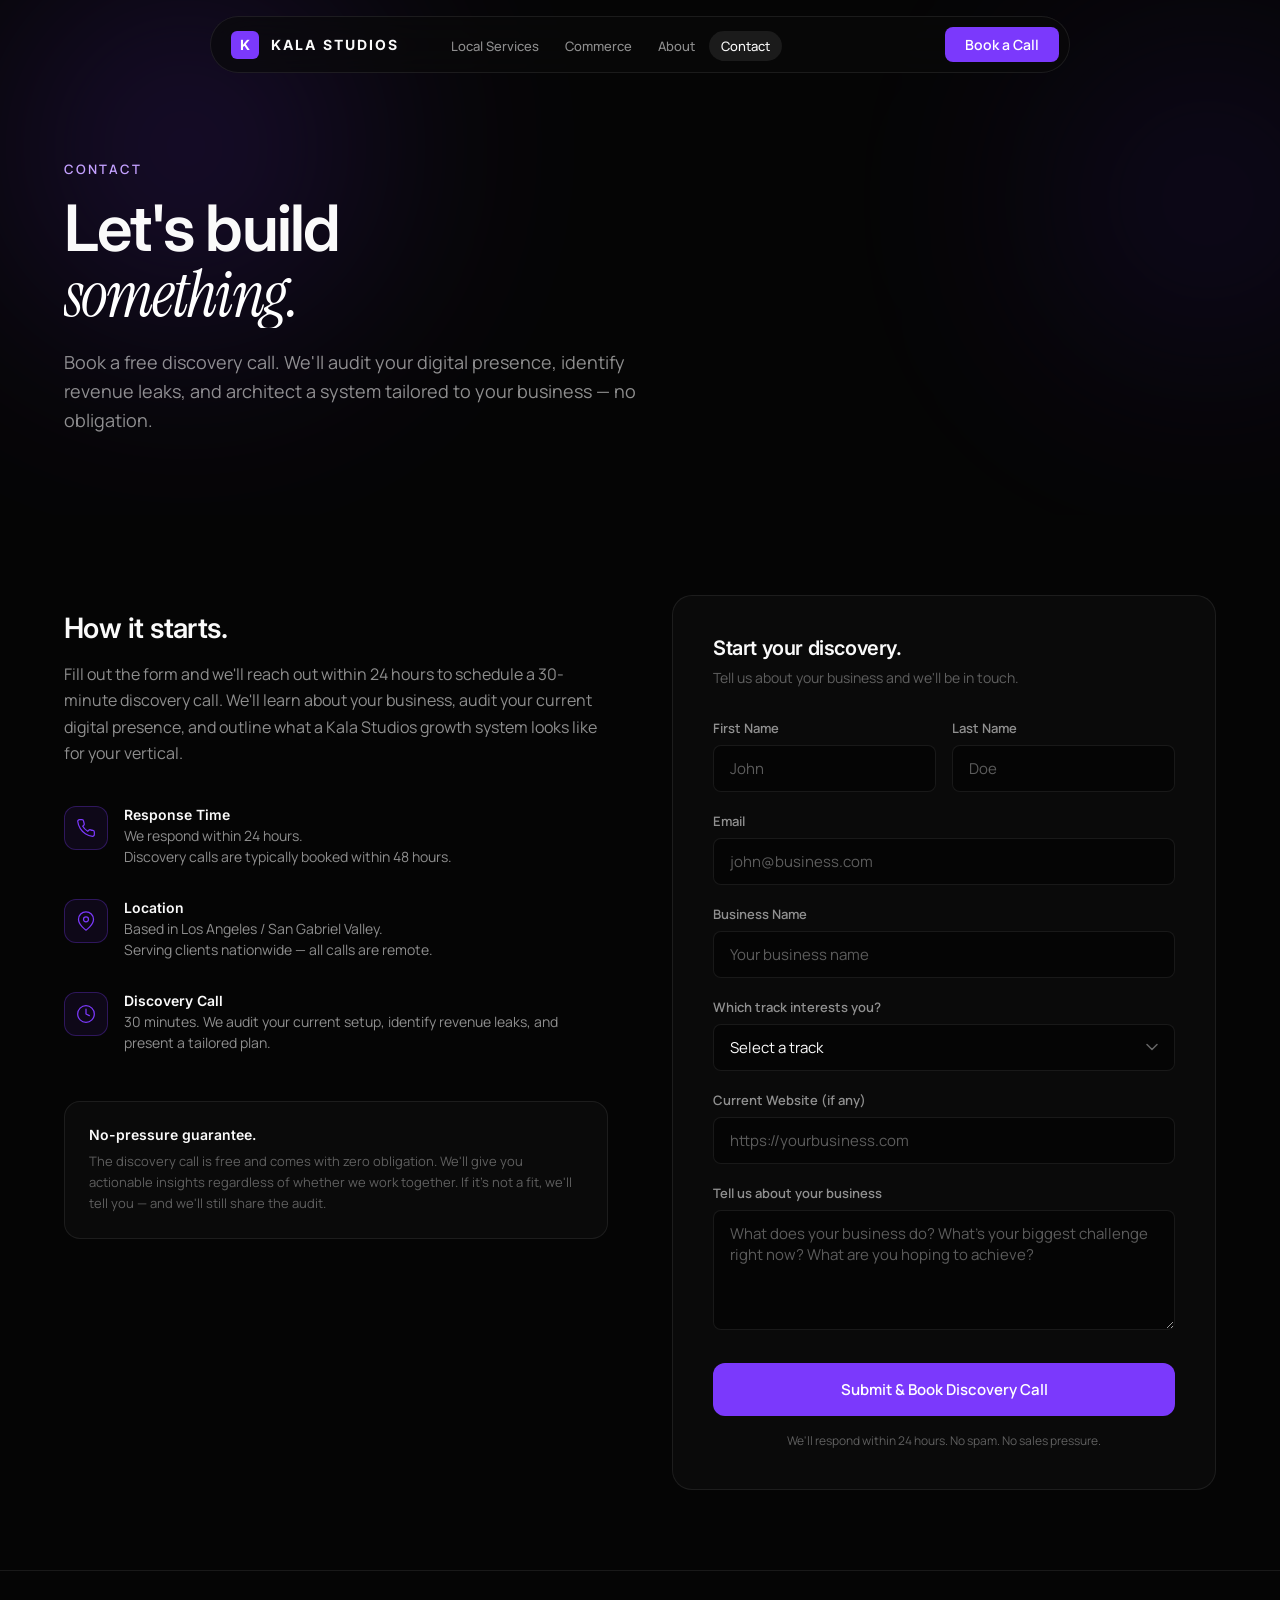
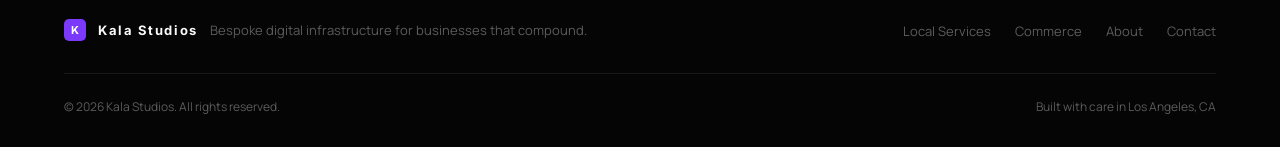
<file: contact.html>
<!DOCTYPE html>
<html lang="en">
<head>
  <meta charset="UTF-8" />
  <meta name="viewport" content="width=device-width, initial-scale=1.0" />
  <title>Contact — Kala Studios</title>
  <meta name="description" content="Book a free discovery call with Kala Studios. We'll audit your digital presence and map every revenue leak — no obligation." />
  <link rel="preconnect" href="https://fonts.googleapis.com" />
  <link rel="preconnect" href="https://fonts.gstatic.com" crossorigin />
  <link href="https://fonts.googleapis.com/css2?family=Inter:wght@400;500;600;700&family=Instrument+Serif:ital@0;1&family=Manrope:wght@400;500;600;700&display=swap" rel="stylesheet" />
  <link rel="stylesheet" href="styles.css" />
  <style>
    /* ── Contact layout ── */
    .contact-section { padding:var(--space-20) 0; }
    .contact-grid { display:grid; grid-template-columns:1fr 1fr; gap:var(--space-16); align-items:start; }

    /* Left column — info */
    .contact-info { padding-top:var(--space-4); }
    .contact-info-title { font-family:var(--font-display); font-weight:600; font-size:28px; letter-spacing:-0.02em; color:var(--text-primary); margin-bottom:var(--space-4); }
    .contact-info-desc { font-size:16px; line-height:1.65; color:var(--text-secondary); margin-bottom:var(--space-10); }

    .contact-details { display:flex; flex-direction:column; gap:var(--space-8); }
    .contact-detail { display:flex; gap:var(--space-4); }
    .contact-detail-icon { width:44px; height:44px; border-radius:var(--radius-md); background:var(--accent-subtle); border:1px solid var(--border-accent); display:flex; align-items:center; justify-content:center; flex-shrink:0; }
    .contact-detail-icon svg { width:20px; height:20px; stroke:#7b39fc; fill:none; stroke-width:1.5; stroke-linecap:round; stroke-linejoin:round; }
    .contact-detail-label { font-family:var(--font-display); font-weight:600; font-size:14px; color:var(--text-primary); margin-bottom:2px; }
    .contact-detail-value { font-size:14px; color:var(--text-secondary); line-height:1.5; }

    .contact-promise { margin-top:var(--space-12); padding:var(--space-6); background:var(--surface-elevated); border:1px solid var(--border-default); border-radius:var(--radius-lg); }
    .contact-promise-title { font-family:var(--font-display); font-weight:600; font-size:14px; color:var(--text-primary); margin-bottom:var(--space-2); }
    .contact-promise-text { font-size:13px; color:var(--text-muted); line-height:1.6; }

    /* Right column — form */
    .contact-form-card { background:var(--surface-elevated); border:1px solid var(--border-default); border-radius:var(--radius-xl); padding:var(--space-10); }
    .form-title { font-family:var(--font-display); font-weight:600; font-size:20px; color:var(--text-primary); margin-bottom:var(--space-2); letter-spacing:-0.02em; }
    .form-subtitle { font-size:14px; color:var(--text-muted); margin-bottom:var(--space-8); }

    .form-group { margin-bottom:var(--space-5); }
    .form-label { display:block; font-family:var(--font-body); font-weight:600; font-size:13px; color:var(--text-secondary); margin-bottom:var(--space-2); }
    .form-input, .form-select, .form-textarea {
      width:100%;
      padding:var(--space-3) var(--space-4);
      background:var(--surface-primary);
      border:1px solid var(--border-default);
      border-radius:var(--radius-sm);
      color:var(--text-primary);
      font-family:var(--font-body);
      font-size:15px;
      transition:border-color .2s;
      outline:none;
    }
    .form-input:focus, .form-select:focus, .form-textarea:focus {
      border-color:var(--accent-primary);
      box-shadow:0 0 0 3px var(--accent-subtle);
    }
    .form-input::placeholder, .form-textarea::placeholder { color:var(--text-muted); }
    .form-select { appearance:none; background-image:url("data:image/svg+xml,%3Csvg width='12' height='8' viewBox='0 0 12 8' fill='none' xmlns='http://www.w3.org/2000/svg'%3E%3Cpath d='M1 1.5L6 6.5L11 1.5' stroke='%23666' stroke-width='1.5' stroke-linecap='round' stroke-linejoin='round'/%3E%3C/svg%3E"); background-repeat:no-repeat; background-position:right 16px center; padding-right:40px; }
    .form-select option { background:var(--surface-overlay); color:var(--text-primary); }
    .form-textarea { min-height:120px; resize:vertical; }
    .form-row { display:grid; grid-template-columns:1fr 1fr; gap:var(--space-4); }

    .form-submit { width:100%; padding:16px; font-family:var(--font-body); font-weight:600; font-size:15px; color:#fff; background:var(--accent-primary); border:none; border-radius:var(--radius-md); cursor:pointer; transition:all .25s; margin-top:var(--space-2); }
    .form-submit:hover { background:var(--accent-primary-hover); box-shadow:0 0 32px var(--accent-glow); transform:translateY(-2px); }
    .form-note { font-size:12px; color:var(--text-muted); text-align:center; margin-top:var(--space-4); }

    @media (max-width:1024px) {
      .contact-grid { grid-template-columns:1fr; gap:var(--space-10); }
    }
    @media (max-width:768px) {
      .form-row { grid-template-columns:1fr; }
      .contact-form-card { padding:var(--space-6); }
    }
  </style>
</head>
<body>
  <div class="navbar-wrap">
    <nav class="navbar">
      <div class="nav-left">
        <a href="index.html" class="nav-logo">
          <div class="nav-logo-mark"><span>K</span></div>
          <span class="nav-logo-text">KALA STUDIOS</span>
        </a>
        <ul class="nav-links">
          <li><a href="services-local.html">Local Services</a></li>
          <li><a href="services-commerce.html">Commerce</a></li>
          <li><a href="about.html">About</a></li>
          <li><a href="contact.html" class="active">Contact</a></li>
        </ul>
      </div>
      <div class="nav-right">
        <button class="mobile-menu-btn" aria-label="Toggle menu">
          <svg viewBox="0 0 24 24"><line x1="3" y1="6" x2="21" y2="6"/><line x1="3" y1="12" x2="21" y2="12"/><line x1="3" y1="18" x2="21" y2="18"/></svg>
        </button>
        <a href="contact.html" class="btn-primary-sm">Book a Call</a>
      </div>
    </nav>
  </div>

  <section class="page-hero">
    <div class="page-hero-bg">
      <div class="orb orb-1"></div>
      <div class="orb orb-2"></div>
    </div>
    <div class="container">
      <div class="page-hero-content">
        <p class="page-hero-label">Contact</p>
        <h1 class="page-hero-title">Let's build<span class="page-hero-title-accent">something.</span></h1>
        <p class="page-hero-desc">Book a free discovery call. We'll audit your digital presence, identify revenue leaks, and architect a system tailored to your business — no obligation.</p>
      </div>
    </div>
  </section>

  <section class="contact-section">
    <div class="container">
      <div class="contact-grid">
        <!-- Info -->
        <div class="contact-info reveal">
          <h2 class="contact-info-title">How it starts.</h2>
          <p class="contact-info-desc">Fill out the form and we'll reach out within 24 hours to schedule a 30-minute discovery call. We'll learn about your business, audit your current digital presence, and outline what a Kala Studios growth system looks like for your vertical.</p>

          <div class="contact-details">
            <div class="contact-detail">
              <div class="contact-detail-icon">
                <svg viewBox="0 0 24 24"><path d="M22 16.92v3a2 2 0 01-2.18 2 19.79 19.79 0 01-8.63-3.07 19.5 19.5 0 01-6-6 19.79 19.79 0 01-3.07-8.67A2 2 0 014.11 2h3a2 2 0 012 1.72 12.84 12.84 0 00.7 2.81 2 2 0 01-.45 2.11L8.09 9.91a16 16 0 006 6l1.27-1.27a2 2 0 012.11-.45 12.84 12.84 0 002.81.7A2 2 0 0122 16.92z"/></svg>
              </div>
              <div>
                <div class="contact-detail-label">Response Time</div>
                <div class="contact-detail-value">We respond within 24 hours.<br>Discovery calls are typically booked within 48 hours.</div>
              </div>
            </div>

            <div class="contact-detail">
              <div class="contact-detail-icon">
                <svg viewBox="0 0 24 24"><path d="M21 10c0 7-9 13-9 13s-9-6-9-13a9 9 0 0118 0z"/><circle cx="12" cy="10" r="3"/></svg>
              </div>
              <div>
                <div class="contact-detail-label">Location</div>
                <div class="contact-detail-value">Based in Los Angeles / San Gabriel Valley.<br>Serving clients nationwide — all calls are remote.</div>
              </div>
            </div>

            <div class="contact-detail">
              <div class="contact-detail-icon">
                <svg viewBox="0 0 24 24"><circle cx="12" cy="12" r="10"/><polyline points="12 6 12 12 16 14"/></svg>
              </div>
              <div>
                <div class="contact-detail-label">Discovery Call</div>
                <div class="contact-detail-value">30 minutes. We audit your current setup, identify revenue leaks, and present a tailored plan.</div>
              </div>
            </div>
          </div>

          <div class="contact-promise">
            <div class="contact-promise-title">No-pressure guarantee.</div>
            <div class="contact-promise-text">The discovery call is free and comes with zero obligation. We'll give you actionable insights regardless of whether we work together. If it's not a fit, we'll tell you — and we'll still share the audit.</div>
          </div>
        </div>

        <!-- Form -->
        <div class="contact-form-card reveal">
          <h3 class="form-title">Start your discovery.</h3>
          <p class="form-subtitle">Tell us about your business and we'll be in touch.</p>

          <form id="contactForm" action="#" method="POST">
            <div class="form-row">
              <div class="form-group">
                <label class="form-label" for="firstName">First Name</label>
                <input class="form-input" type="text" id="firstName" name="firstName" placeholder="John" required />
              </div>
              <div class="form-group">
                <label class="form-label" for="lastName">Last Name</label>
                <input class="form-input" type="text" id="lastName" name="lastName" placeholder="Doe" required />
              </div>
            </div>

            <div class="form-group">
              <label class="form-label" for="email">Email</label>
              <input class="form-input" type="email" id="email" name="email" placeholder="john@business.com" required />
            </div>

            <div class="form-group">
              <label class="form-label" for="business">Business Name</label>
              <input class="form-input" type="text" id="business" name="business" placeholder="Your business name" />
            </div>

            <div class="form-group">
              <label class="form-label" for="track">Which track interests you?</label>
              <select class="form-select" id="track" name="track" required>
                <option value="" disabled selected>Select a track</option>
                <option value="local">Track A — Local Service Infrastructure</option>
                <option value="commerce">Track B — The Commerce Engine</option>
                <option value="both">Both / Not sure yet</option>
              </select>
            </div>

            <div class="form-group">
              <label class="form-label" for="website">Current Website (if any)</label>
              <input class="form-input" type="text" id="website" name="website" placeholder="https://yourbusiness.com" />
            </div>

            <div class="form-group">
              <label class="form-label" for="message">Tell us about your business</label>
              <textarea class="form-textarea" id="message" name="message" placeholder="What does your business do? What's your biggest challenge right now? What are you hoping to achieve?"></textarea>
            </div>

            <button type="submit" class="form-submit">Submit &amp; Book Discovery Call</button>
            <p class="form-note">We'll respond within 24 hours. No spam. No sales pressure.</p>
          </form>
        </div>
      </div>
    </div>
  </section>

  <footer class="footer">
    <div class="container">
      <div class="footer-inner">
        <div class="footer-brand">
          <div class="footer-logo-mark"><span style="font-family:var(--font-display);font-weight:700;font-size:11px;color:#fff;letter-spacing:0.05em;">K</span></div>
          <span class="footer-name">Kala Studios</span>
          <span class="footer-copy">Bespoke digital infrastructure for businesses that compound.</span>
        </div>
        <ul class="footer-links">
          <li><a href="services-local.html">Local Services</a></li>
          <li><a href="services-commerce.html">Commerce</a></li>
          <li><a href="about.html">About</a></li>
          <li><a href="contact.html">Contact</a></li>
        </ul>
      </div>
      <div class="footer-bottom">
        <span>&copy; 2026 Kala Studios. All rights reserved.</span>
        <span class="footer-location">Built with care in Los Angeles, CA</span>
      </div>
    </div>
  </footer>

  <script>
    // Mobile menu toggle
    const mobileMenuBtn = document.querySelector('.mobile-menu-btn');
    const navLinksEl = document.querySelector('.nav-links');
    if (mobileMenuBtn && navLinksEl) {
      mobileMenuBtn.addEventListener('click', () => navLinksEl.classList.toggle('open'));
      navLinksEl.querySelectorAll('a').forEach(link => {
        link.addEventListener('click', () => navLinksEl.classList.remove('open'));
      });
    }

    const revealEls = document.querySelectorAll('.reveal');
    const observer = new IntersectionObserver((entries) => {
      entries.forEach(entry => { if (entry.isIntersecting) { entry.target.classList.add('visible'); observer.unobserve(entry.target); } });
    }, { threshold: 0.15 });
    revealEls.forEach(el => observer.observe(el));

    const navbar = document.querySelector('.navbar');
    window.addEventListener('scroll', () => {
      if (navbar) { if (window.scrollY > 40) navbar.classList.add('scrolled'); else navbar.classList.remove('scrolled'); }
    });
  </script>
</body>
</html>
</file>
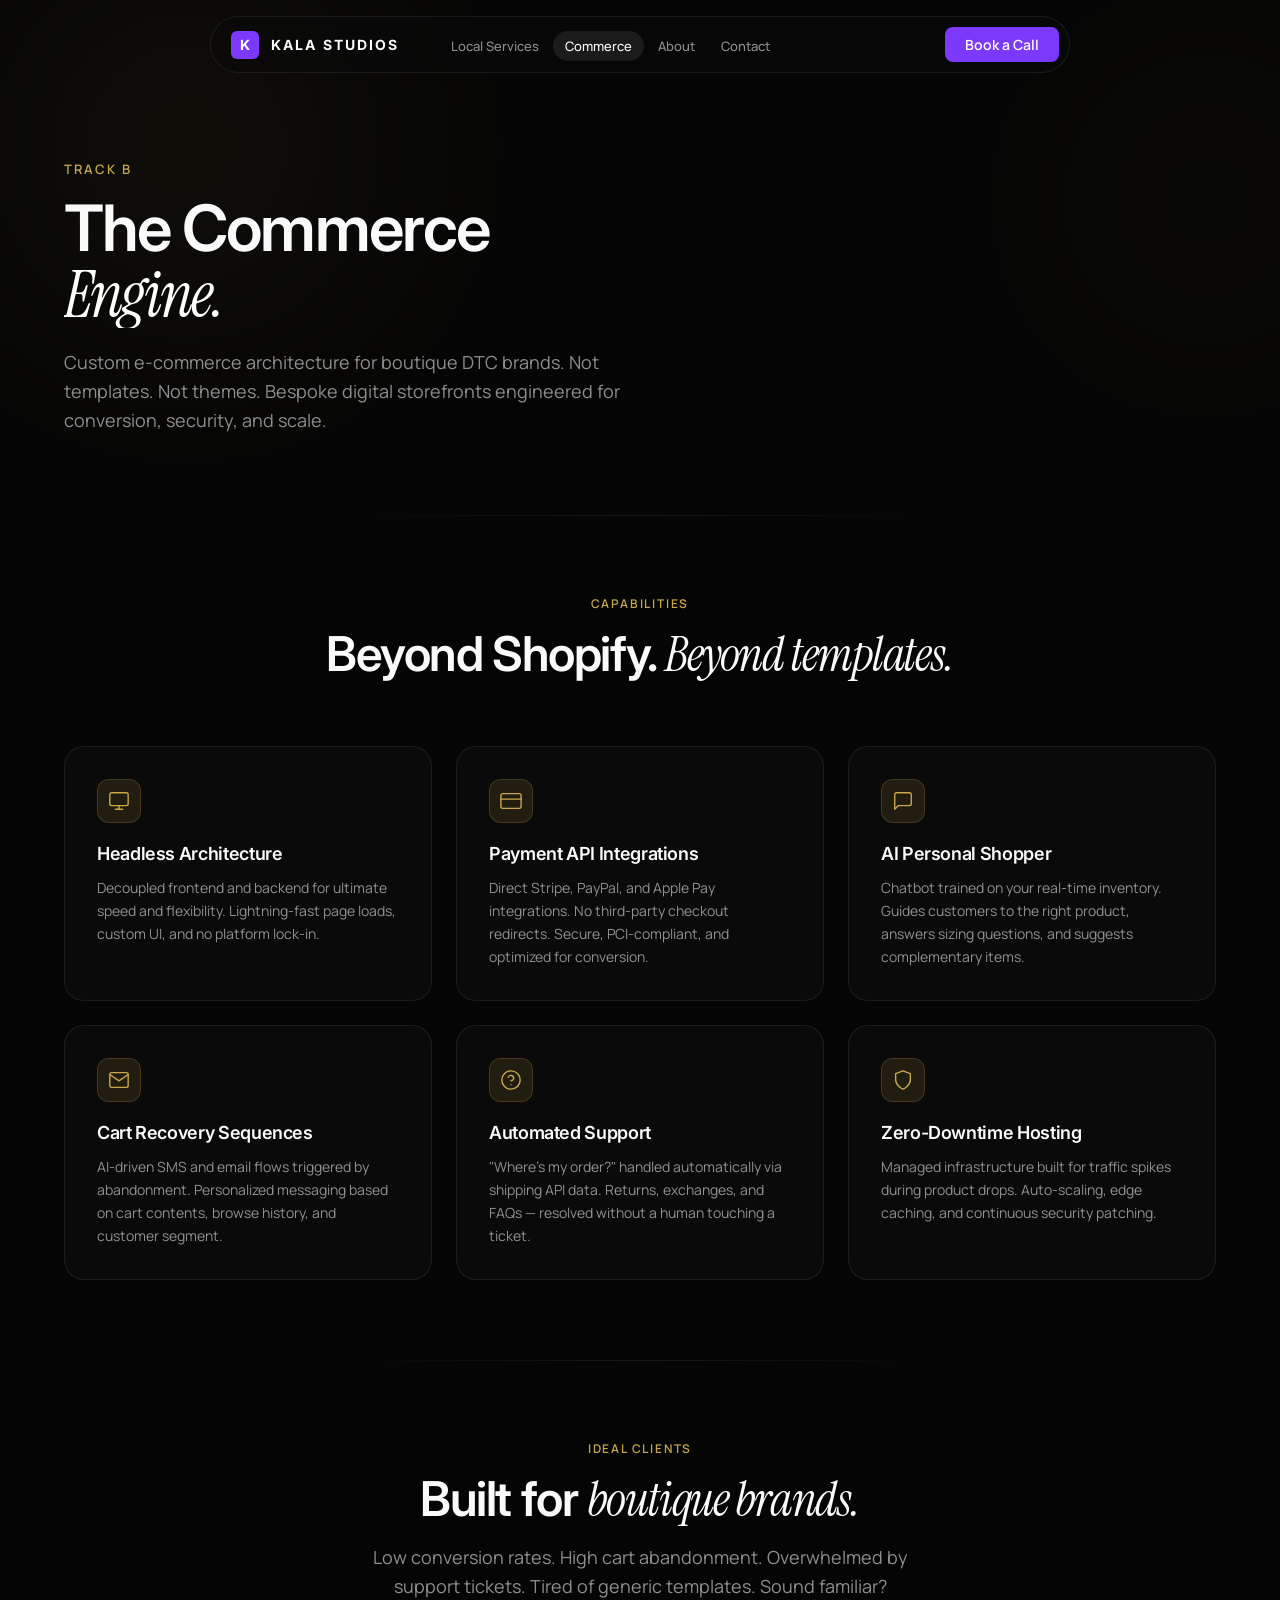
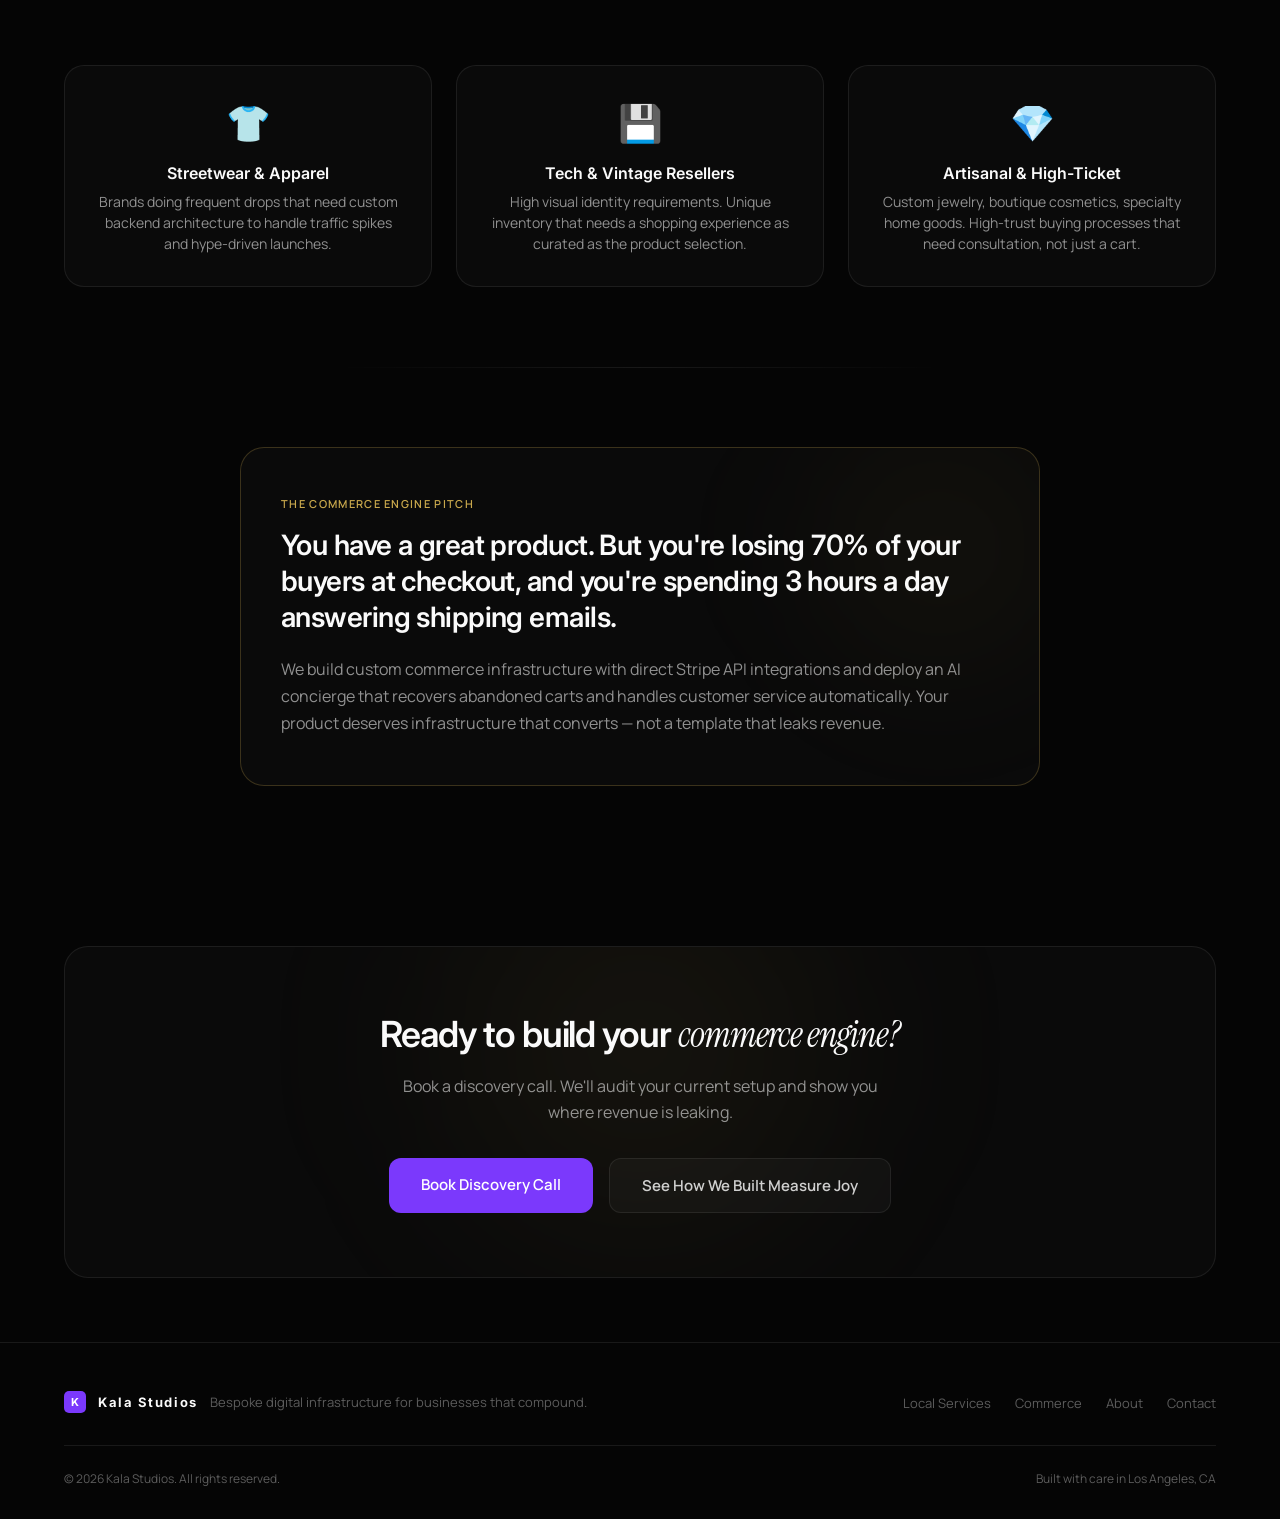
<file: services-commerce.html>
<!DOCTYPE html>
<html lang="en">
<head>
  <meta charset="UTF-8" />
  <meta name="viewport" content="width=device-width, initial-scale=1.0" />
  <title>The Commerce Engine — Kala Studios</title>
  <meta name="description" content="Custom e-commerce architecture for boutique DTC brands. Headless builds, Stripe API integrations, AI personal shoppers, and algorithmic cart recovery." />
  <link rel="preconnect" href="https://fonts.googleapis.com" />
  <link rel="preconnect" href="https://fonts.gstatic.com" crossorigin />
  <link href="https://fonts.googleapis.com/css2?family=Inter:wght@400;500;600;700&family=Instrument+Serif:ital@0;1&family=Manrope:wght@400;500;600;700&display=swap" rel="stylesheet" />
  <link rel="stylesheet" href="styles.css" />
  <style>
    .features-section { padding:var(--space-20) 0; position:relative; }
    .features-section::before { content:''; position:absolute; top:0; left:50%; transform:translateX(-50%); width:600px; height:1px; background:linear-gradient(90deg,transparent,var(--border-default),transparent); }
    .features-grid { display:grid; grid-template-columns:repeat(3,1fr); gap:var(--space-6); }
    .feature-card { background:var(--surface-elevated); border:1px solid var(--border-default); border-radius:var(--radius-xl); padding:var(--space-8); transition:border-color .3s; }
    .feature-card:hover { border-color:rgba(201,168,76,.2); }
    .feature-icon { width:44px; height:44px; border-radius:var(--radius-md); background:var(--accent-gold-subtle); border:1px solid rgba(201,168,76,.2); display:flex; align-items:center; justify-content:center; margin-bottom:var(--space-5); }
    .feature-icon svg { width:22px; height:22px; stroke:#c9a84c; fill:none; stroke-width:1.5; stroke-linecap:round; stroke-linejoin:round; }
    .feature-title { font-family:var(--font-display); font-weight:600; font-size:18px; color:var(--text-primary); margin-bottom:var(--space-3); letter-spacing:-0.02em; }
    .feature-desc { font-size:14px; line-height:1.65; color:var(--text-secondary); }

    .icp-section { padding:var(--space-20) 0; position:relative; }
    .icp-section::before { content:''; position:absolute; top:0; left:50%; transform:translateX(-50%); width:600px; height:1px; background:linear-gradient(90deg,transparent,var(--border-default),transparent); }
    .icp-grid { display:grid; grid-template-columns:repeat(3,1fr); gap:var(--space-6); }
    .icp-card { background:var(--surface-elevated); border:1px solid var(--border-default); border-radius:var(--radius-xl); padding:var(--space-8); text-align:center; transition:border-color .3s; }
    .icp-card:hover { border-color:rgba(201,168,76,.15); }
    .icp-emoji { font-size:36px; margin-bottom:var(--space-4); display:block; }
    .icp-name { font-family:var(--font-display); font-weight:600; font-size:16px; color:var(--text-primary); margin-bottom:var(--space-2); }
    .icp-desc { font-size:14px; color:var(--text-secondary); line-height:1.5; }

    .pitch-section { padding:var(--space-20) 0; position:relative; }
    .pitch-section::before { content:''; position:absolute; top:0; left:50%; transform:translateX(-50%); width:600px; height:1px; background:linear-gradient(90deg,transparent,var(--border-default),transparent); }
    .pitch-card { background:var(--surface-elevated); border:1px solid rgba(201,168,76,.25); border-radius:var(--radius-2xl); padding:var(--space-12) var(--space-10); max-width:800px; margin:0 auto; position:relative; overflow:hidden; }
    .pitch-card::before { content:''; position:absolute; top:-100px; right:-100px; width:400px; height:400px; border-radius:50%; background:radial-gradient(circle,rgba(201,168,76,.06),transparent 70%); filter:blur(60px); }
    .pitch-label { font-family:var(--font-body); font-weight:600; font-size:11px; letter-spacing:0.12em; text-transform:uppercase; color:var(--accent-gold); margin-bottom:var(--space-4); position:relative; }
    .pitch-title { font-family:var(--font-display); font-weight:600; font-size:clamp(20px,3vw,28px); letter-spacing:-0.02em; color:var(--text-primary); margin-bottom:var(--space-5); line-height:1.3; position:relative; }
    .pitch-body { font-size:16px; line-height:1.7; color:var(--text-secondary); position:relative; }

    .cta-section { padding:var(--space-20) 0 var(--space-16); }
    .cta-card { background:var(--surface-elevated); border:1px solid var(--border-default); border-radius:var(--radius-2xl); padding:var(--space-16) var(--space-10); text-align:center; position:relative; overflow:hidden; }
    .cta-card::before { content:''; position:absolute; top:-200px; left:50%; transform:translateX(-50%); width:600px; height:600px; border-radius:50%; background:radial-gradient(circle,rgba(201,168,76,.08),transparent 70%); filter:blur(80px); }
    .cta-title { font-family:var(--font-display); font-weight:600; font-size:clamp(24px,3.5vw,36px); letter-spacing:-0.03em; color:var(--text-primary); position:relative; z-index:1; }
    .cta-title span { font-family:var(--font-serif); font-style:italic; font-weight:400; }
    .cta-sub { font-size:16px; color:var(--text-secondary); line-height:1.6; max-width:480px; margin:var(--space-4) auto var(--space-8); position:relative; z-index:1; }
    .cta-buttons { display:flex; justify-content:center; gap:var(--space-4); position:relative; z-index:1; }

    @media (max-width:1024px) { .features-grid, .icp-grid { grid-template-columns:1fr; max-width:480px; margin:0 auto; } }
    @media (max-width:768px) { .pitch-card { padding:var(--space-8) var(--space-6); } .cta-card { padding:var(--space-12) var(--space-6); } .cta-buttons { flex-direction:column; align-items:center; } }
  </style>
</head>
<body>
  <div class="navbar-wrap">
    <nav class="navbar">
      <div class="nav-left">
        <a href="index.html" class="nav-logo">
          <div class="nav-logo-mark"><span>K</span></div>
          <span class="nav-logo-text">KALA STUDIOS</span>
        </a>
        <ul class="nav-links">
          <li><a href="services-local.html">Local Services</a></li>
          <li><a href="services-commerce.html" class="active">Commerce</a></li>
          <li><a href="about.html">About</a></li>
          <li><a href="contact.html">Contact</a></li>
        </ul>
      </div>
      <div class="nav-right">
        <button class="mobile-menu-btn" aria-label="Toggle menu">
          <svg viewBox="0 0 24 24"><line x1="3" y1="6" x2="21" y2="6"/><line x1="3" y1="12" x2="21" y2="12"/><line x1="3" y1="18" x2="21" y2="18"/></svg>
        </button>
        <a href="contact.html" class="btn-primary-sm">Book a Call</a>
      </div>
    </nav>
  </div>

  <section class="page-hero">
    <div class="page-hero-bg">
      <div class="orb orb-1" style="background:radial-gradient(circle,rgba(201,168,76,.4) 0%,transparent 70%)"></div>
      <div class="orb orb-2" style="background:radial-gradient(circle,rgba(201,168,76,.2) 0%,transparent 70%)"></div>
    </div>
    <div class="container">
      <div class="page-hero-content">
        <p class="page-hero-label" style="color:var(--accent-gold)">Track B</p>
        <h1 class="page-hero-title">The Commerce<span class="page-hero-title-accent" style="background:linear-gradient(135deg,#fff 30%,#e8d5a0 70%,#c9a84c 100%);-webkit-background-clip:text;background-clip:text">Engine.</span></h1>
        <p class="page-hero-desc">Custom e-commerce architecture for boutique DTC brands. Not templates. Not themes. Bespoke digital storefronts engineered for conversion, security, and scale.</p>
      </div>
    </div>
  </section>

  <section class="features-section">
    <div class="container">
      <div class="section-header reveal">
        <p class="section-label" style="color:var(--accent-gold)">Capabilities</p>
        <h2 class="section-title">Beyond Shopify. <span class="section-title-accent">Beyond templates.</span></h2>
      </div>
      <div class="features-grid reveal">
        <div class="feature-card">
          <div class="feature-icon"><svg viewBox="0 0 24 24"><rect x="2" y="3" width="20" height="14" rx="2" ry="2"/><line x1="8" y1="21" x2="16" y2="21"/><line x1="12" y1="17" x2="12" y2="21"/></svg></div>
          <h3 class="feature-title">Headless Architecture</h3>
          <p class="feature-desc">Decoupled frontend and backend for ultimate speed and flexibility. Lightning-fast page loads, custom UI, and no platform lock-in.</p>
        </div>
        <div class="feature-card">
          <div class="feature-icon"><svg viewBox="0 0 24 24"><rect x="1" y="4" width="22" height="16" rx="2" ry="2"/><line x1="1" y1="10" x2="23" y2="10"/></svg></div>
          <h3 class="feature-title">Payment API Integrations</h3>
          <p class="feature-desc">Direct Stripe, PayPal, and Apple Pay integrations. No third-party checkout redirects. Secure, PCI-compliant, and optimized for conversion.</p>
        </div>
        <div class="feature-card">
          <div class="feature-icon"><svg viewBox="0 0 24 24"><path d="M21 15a2 2 0 01-2 2H7l-4 4V5a2 2 0 012-2h14a2 2 0 012 2z"/></svg></div>
          <h3 class="feature-title">AI Personal Shopper</h3>
          <p class="feature-desc">Chatbot trained on your real-time inventory. Guides customers to the right product, answers sizing questions, and suggests complementary items.</p>
        </div>
        <div class="feature-card">
          <div class="feature-icon"><svg viewBox="0 0 24 24"><path d="M4 4h16c1.1 0 2 .9 2 2v12c0 1.1-.9 2-2 2H4c-1.1 0-2-.9-2-2V6c0-1.1.9-2 2-2z"/><polyline points="22,6 12,13 2,6"/></svg></div>
          <h3 class="feature-title">Cart Recovery Sequences</h3>
          <p class="feature-desc">AI-driven SMS and email flows triggered by abandonment. Personalized messaging based on cart contents, browse history, and customer segment.</p>
        </div>
        <div class="feature-card">
          <div class="feature-icon"><svg viewBox="0 0 24 24"><circle cx="12" cy="12" r="10"/><path d="M9.09 9a3 3 0 015.83 1c0 2-3 3-3 3"/><line x1="12" y1="17" x2="12.01" y2="17"/></svg></div>
          <h3 class="feature-title">Automated Support</h3>
          <p class="feature-desc">"Where's my order?" handled automatically via shipping API data. Returns, exchanges, and FAQs — resolved without a human touching a ticket.</p>
        </div>
        <div class="feature-card">
          <div class="feature-icon"><svg viewBox="0 0 24 24"><path d="M12 22s8-4 8-10V5l-8-3-8 3v7c0 6 8 10 8 10z"/></svg></div>
          <h3 class="feature-title">Zero-Downtime Hosting</h3>
          <p class="feature-desc">Managed infrastructure built for traffic spikes during product drops. Auto-scaling, edge caching, and continuous security patching.</p>
        </div>
      </div>
    </div>
  </section>

  <section class="icp-section">
    <div class="container">
      <div class="section-header reveal">
        <p class="section-label" style="color:var(--accent-gold)">Ideal Clients</p>
        <h2 class="section-title">Built for <span class="section-title-accent">boutique brands.</span></h2>
        <p class="section-subtitle">Low conversion rates. High cart abandonment. Overwhelmed by support tickets. Tired of generic templates. Sound familiar?</p>
      </div>
      <div class="icp-grid reveal">
        <div class="icp-card">
          <span class="icp-emoji" role="img" aria-label="shirt">&#128085;</span>
          <h3 class="icp-name">Streetwear &amp; Apparel</h3>
          <p class="icp-desc">Brands doing frequent drops that need custom backend architecture to handle traffic spikes and hype-driven launches.</p>
        </div>
        <div class="icp-card">
          <span class="icp-emoji" role="img" aria-label="vintage">&#128190;</span>
          <h3 class="icp-name">Tech &amp; Vintage Resellers</h3>
          <p class="icp-desc">High visual identity requirements. Unique inventory that needs a shopping experience as curated as the product selection.</p>
        </div>
        <div class="icp-card">
          <span class="icp-emoji" role="img" aria-label="jewelry">&#128142;</span>
          <h3 class="icp-name">Artisanal &amp; High-Ticket</h3>
          <p class="icp-desc">Custom jewelry, boutique cosmetics, specialty home goods. High-trust buying processes that need consultation, not just a cart.</p>
        </div>
      </div>
    </div>
  </section>

  <section class="pitch-section">
    <div class="container">
      <div class="pitch-card reveal">
        <p class="pitch-label">The Commerce Engine Pitch</p>
        <h3 class="pitch-title">You have a great product. But you're losing 70% of your buyers at checkout, and you're spending 3 hours a day answering shipping emails.</h3>
        <p class="pitch-body">We build custom commerce infrastructure with direct Stripe API integrations and deploy an AI concierge that recovers abandoned carts and handles customer service automatically. Your product deserves infrastructure that converts — not a template that leaks revenue.</p>
      </div>
    </div>
  </section>

  <section class="cta-section">
    <div class="container">
      <div class="cta-card reveal">
        <h2 class="cta-title">Ready to build your <span>commerce engine?</span></h2>
        <p class="cta-sub">Book a discovery call. We'll audit your current setup and show you where revenue is leaking.</p>
        <div class="cta-buttons">
          <a href="contact.html" class="btn-primary">Book Discovery Call</a>
          <a href="case-study-measurejoy.html" class="btn-ghost">See How We Built Measure Joy</a>
        </div>
      </div>
    </div>
  </section>

  <footer class="footer">
    <div class="container">
      <div class="footer-inner">
        <div class="footer-brand">
          <div class="footer-logo-mark"><span style="font-family:var(--font-display);font-weight:700;font-size:11px;color:#fff;letter-spacing:0.05em;">K</span></div>
          <span class="footer-name">Kala Studios</span>
          <span class="footer-copy">Bespoke digital infrastructure for businesses that compound.</span>
        </div>
        <ul class="footer-links">
          <li><a href="services-local.html">Local Services</a></li>
          <li><a href="services-commerce.html">Commerce</a></li>
          <li><a href="about.html">About</a></li>
          <li><a href="contact.html">Contact</a></li>
        </ul>
      </div>
      <div class="footer-bottom">
        <span>&copy; 2026 Kala Studios. All rights reserved.</span>
        <span class="footer-location">Built with care in Los Angeles, CA</span>
      </div>
    </div>
  </footer>

  <script>
    // Mobile menu toggle
    const mobileMenuBtn = document.querySelector('.mobile-menu-btn');
    const navLinksEl = document.querySelector('.nav-links');
    if (mobileMenuBtn && navLinksEl) {
      mobileMenuBtn.addEventListener('click', () => navLinksEl.classList.toggle('open'));
      navLinksEl.querySelectorAll('a').forEach(link => {
        link.addEventListener('click', () => navLinksEl.classList.remove('open'));
      });
    }

    const revealEls = document.querySelectorAll('.reveal');
    const observer = new IntersectionObserver((entries) => {
      entries.forEach(entry => { if (entry.isIntersecting) { entry.target.classList.add('visible'); observer.unobserve(entry.target); } });
    }, { threshold: 0.15 });
    revealEls.forEach(el => observer.observe(el));

    const navbar = document.querySelector('.navbar');
    window.addEventListener('scroll', () => {
      if (navbar) { if (window.scrollY > 40) navbar.classList.add('scrolled'); else navbar.classList.remove('scrolled'); }
    });
  </script>
</body>
</html>
</file>
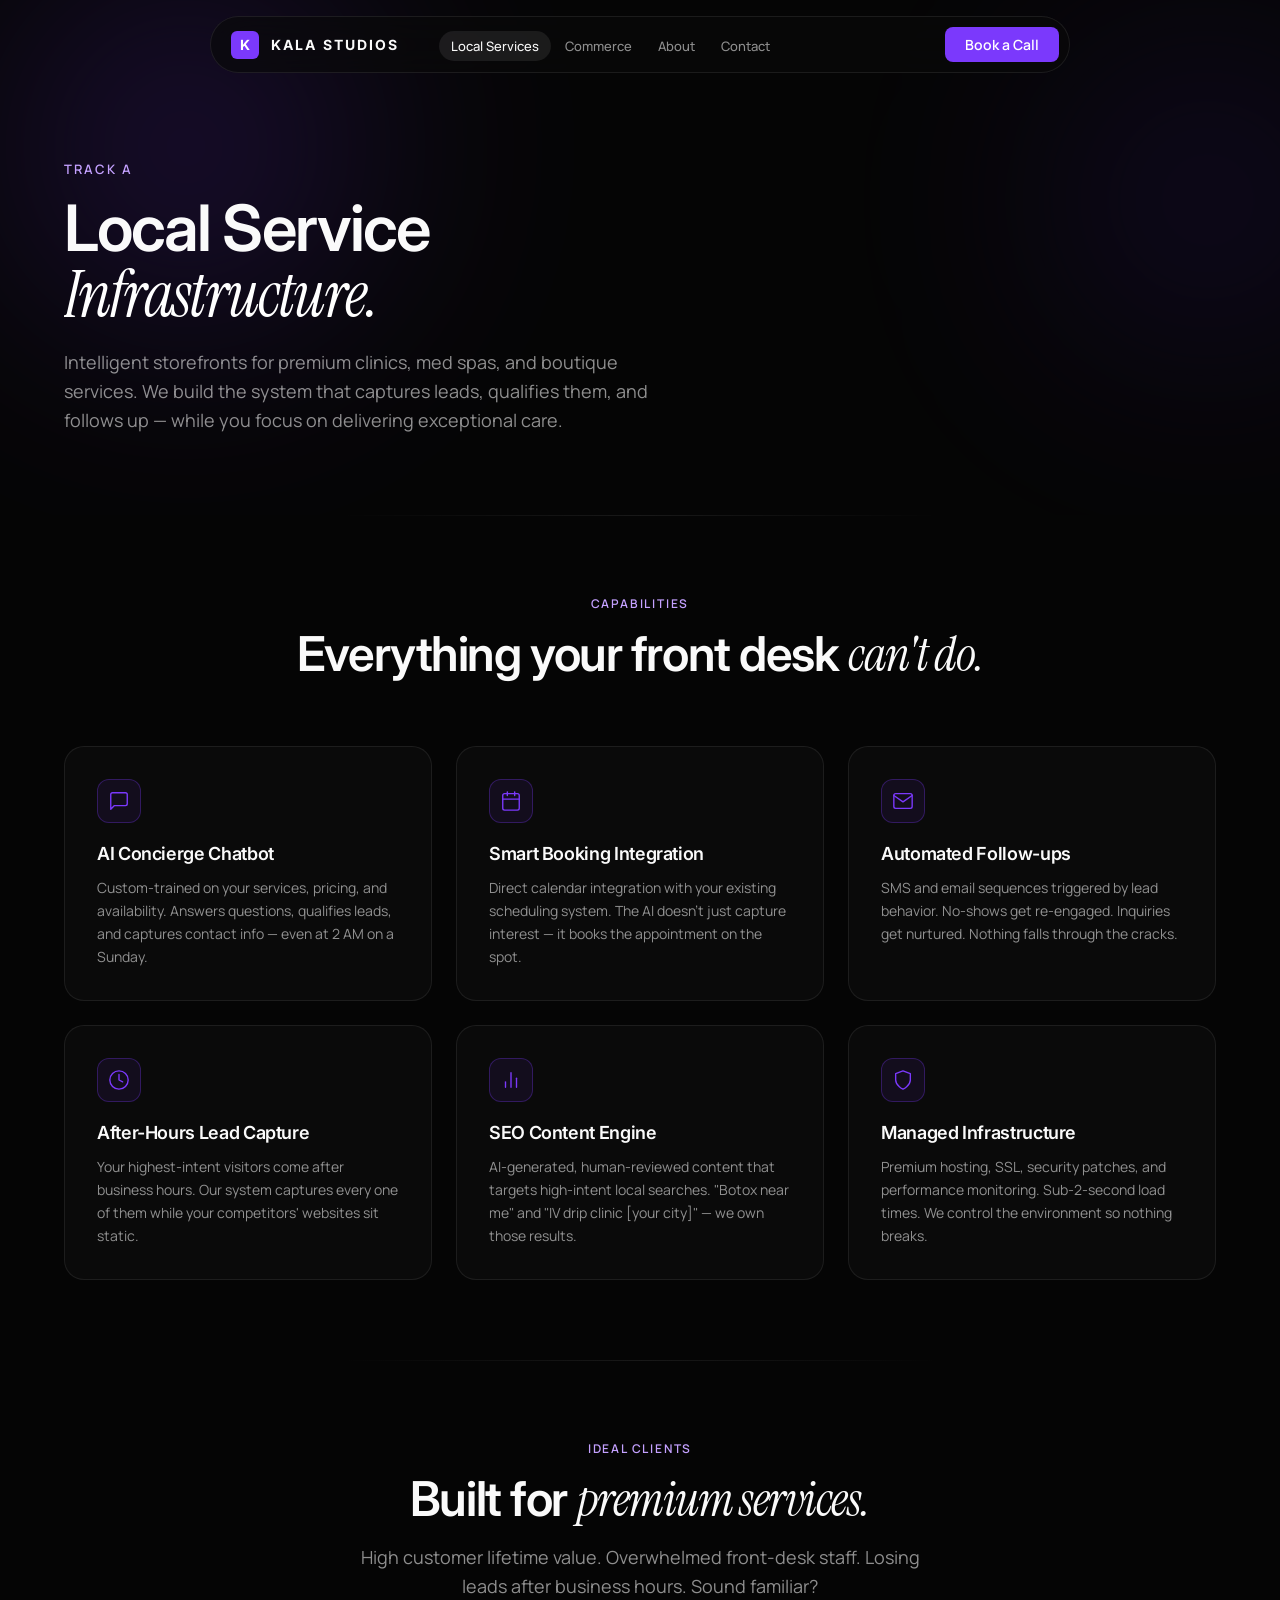
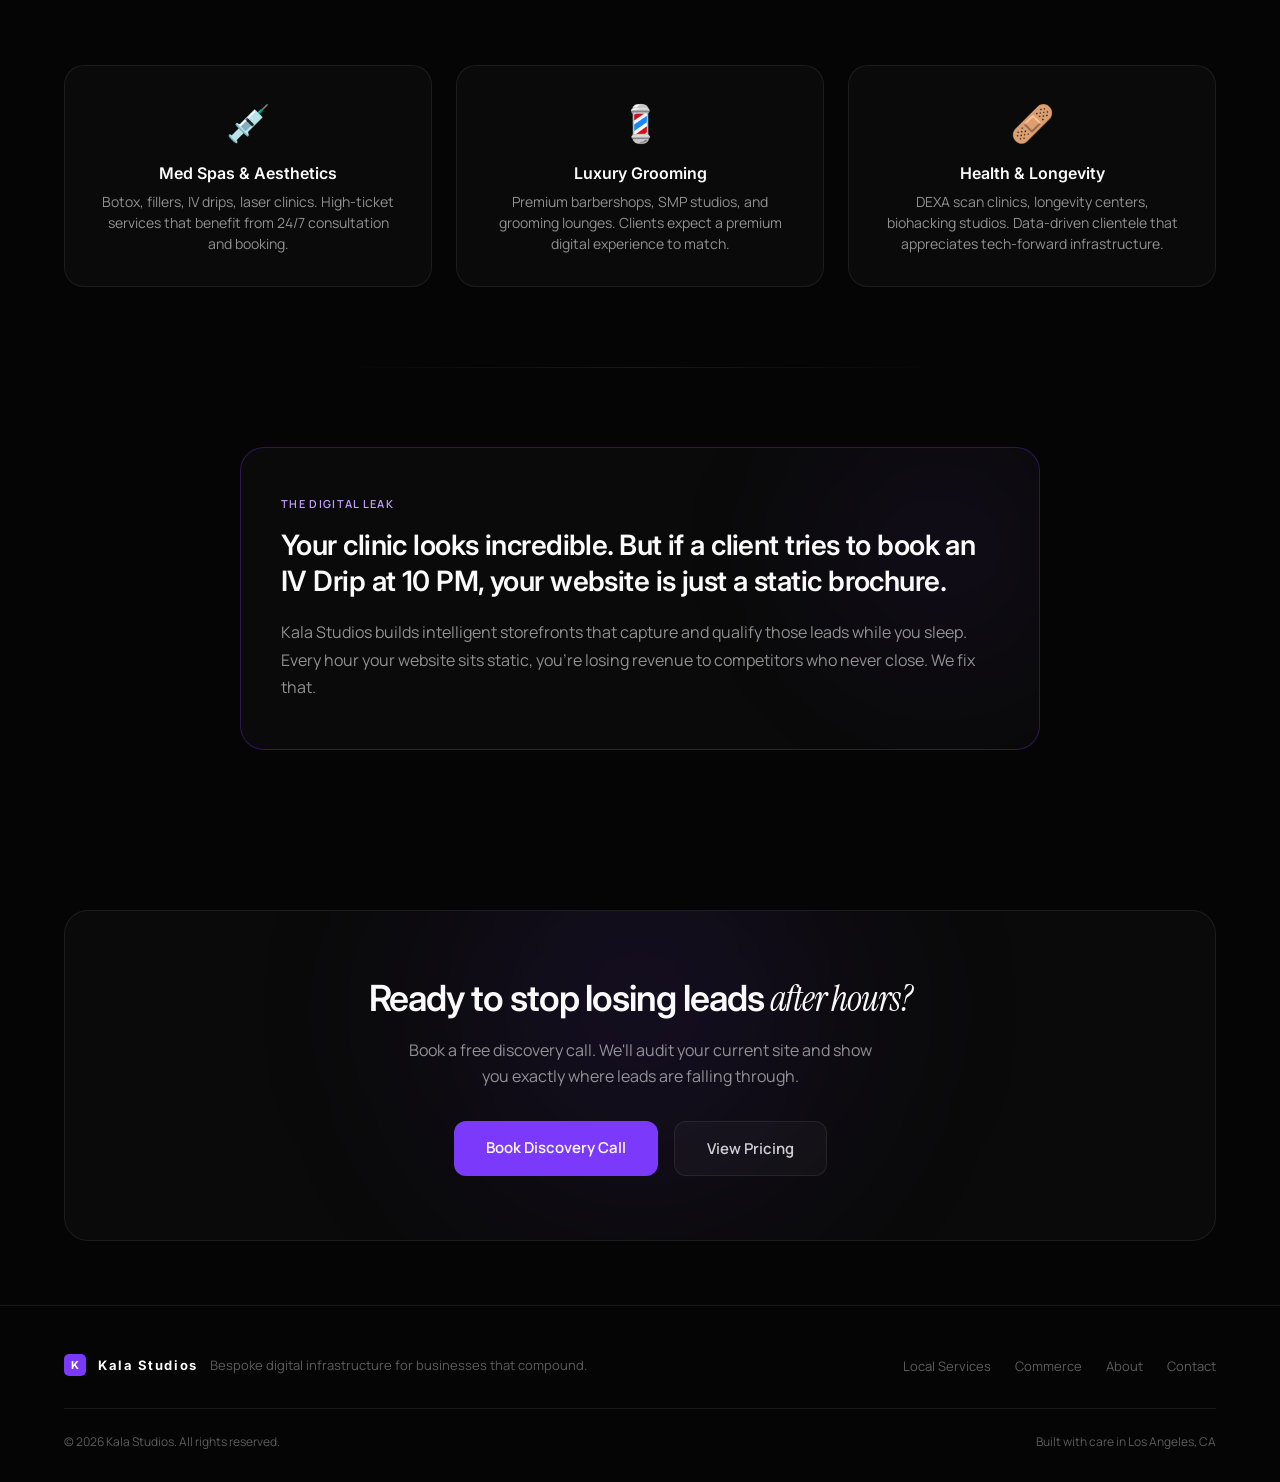
<file: services-local.html>
<!DOCTYPE html>
<html lang="en">
<head>
  <meta charset="UTF-8" />
  <meta name="viewport" content="width=device-width, initial-scale=1.0" />
  <title>Local Service Infrastructure — Kala Studios</title>
  <meta name="description" content="AI-powered digital infrastructure for premium clinics, med spas, and boutique local services. 24/7 lead capture, automated follow-ups, and SEO scaling." />
  <link rel="preconnect" href="https://fonts.googleapis.com" />
  <link rel="preconnect" href="https://fonts.gstatic.com" crossorigin />
  <link href="https://fonts.googleapis.com/css2?family=Inter:wght@400;500;600;700&family=Instrument+Serif:ital@0;1&family=Manrope:wght@400;500;600;700&display=swap" rel="stylesheet" />
  <link rel="stylesheet" href="styles.css" />
  <style>
    /* ── Feature grid ── */
    .features-section { padding:var(--space-20) 0; position:relative; }
    .features-section::before { content:''; position:absolute; top:0; left:50%; transform:translateX(-50%); width:600px; height:1px; background:linear-gradient(90deg,transparent,var(--border-default),transparent); }
    .features-grid { display:grid; grid-template-columns:repeat(3,1fr); gap:var(--space-6); }
    .feature-card { background:var(--surface-elevated); border:1px solid var(--border-default); border-radius:var(--radius-xl); padding:var(--space-8); transition:border-color .3s; }
    .feature-card:hover { border-color:rgba(123,57,252,.2); }
    .feature-icon { width:44px; height:44px; border-radius:var(--radius-md); background:var(--accent-subtle); border:1px solid var(--border-accent); display:flex; align-items:center; justify-content:center; margin-bottom:var(--space-5); }
    .feature-icon svg { width:22px; height:22px; stroke:#7b39fc; fill:none; stroke-width:1.5; stroke-linecap:round; stroke-linejoin:round; }
    .feature-title { font-family:var(--font-display); font-weight:600; font-size:18px; color:var(--text-primary); margin-bottom:var(--space-3); letter-spacing:-0.02em; }
    .feature-desc { font-size:14px; line-height:1.65; color:var(--text-secondary); }

    /* ── ICP section ── */
    .icp-section { padding:var(--space-20) 0; position:relative; }
    .icp-section::before { content:''; position:absolute; top:0; left:50%; transform:translateX(-50%); width:600px; height:1px; background:linear-gradient(90deg,transparent,var(--border-default),transparent); }
    .icp-grid { display:grid; grid-template-columns:repeat(3,1fr); gap:var(--space-6); }
    .icp-card { background:var(--surface-elevated); border:1px solid var(--border-default); border-radius:var(--radius-xl); padding:var(--space-8); text-align:center; transition:border-color .3s; }
    .icp-card:hover { border-color:rgba(123,57,252,.15); }
    .icp-emoji { font-size:36px; margin-bottom:var(--space-4); display:block; }
    .icp-name { font-family:var(--font-display); font-weight:600; font-size:16px; color:var(--text-primary); margin-bottom:var(--space-2); }
    .icp-desc { font-size:14px; color:var(--text-secondary); line-height:1.5; }

    /* ── Pitch section ── */
    .pitch-section { padding:var(--space-20) 0; position:relative; }
    .pitch-section::before { content:''; position:absolute; top:0; left:50%; transform:translateX(-50%); width:600px; height:1px; background:linear-gradient(90deg,transparent,var(--border-default),transparent); }
    .pitch-card { background:var(--surface-elevated); border:1px solid var(--border-accent); border-radius:var(--radius-2xl); padding:var(--space-12) var(--space-10); max-width:800px; margin:0 auto; position:relative; overflow:hidden; }
    .pitch-card::before { content:''; position:absolute; top:-100px; right:-100px; width:400px; height:400px; border-radius:50%; background:radial-gradient(circle,rgba(123,57,252,.08),transparent 70%); filter:blur(60px); }
    .pitch-label { font-family:var(--font-body); font-weight:600; font-size:11px; letter-spacing:0.12em; text-transform:uppercase; color:var(--text-accent); margin-bottom:var(--space-4); position:relative; }
    .pitch-title { font-family:var(--font-display); font-weight:600; font-size:clamp(20px,3vw,28px); letter-spacing:-0.02em; color:var(--text-primary); margin-bottom:var(--space-5); line-height:1.3; position:relative; }
    .pitch-body { font-size:16px; line-height:1.7; color:var(--text-secondary); position:relative; }

    /* ── CTA ── */
    .cta-section { padding:var(--space-20) 0 var(--space-16); }
    .cta-card { background:var(--surface-elevated); border:1px solid var(--border-default); border-radius:var(--radius-2xl); padding:var(--space-16) var(--space-10); text-align:center; position:relative; overflow:hidden; }
    .cta-card::before { content:''; position:absolute; top:-200px; left:50%; transform:translateX(-50%); width:600px; height:600px; border-radius:50%; background:radial-gradient(circle,rgba(123,57,252,.12),transparent 70%); filter:blur(80px); }
    .cta-title { font-family:var(--font-display); font-weight:600; font-size:clamp(24px,3.5vw,36px); letter-spacing:-0.03em; color:var(--text-primary); position:relative; z-index:1; }
    .cta-title span { font-family:var(--font-serif); font-style:italic; font-weight:400; }
    .cta-sub { font-size:16px; color:var(--text-secondary); line-height:1.6; max-width:480px; margin:var(--space-4) auto var(--space-8); position:relative; z-index:1; }
    .cta-buttons { display:flex; justify-content:center; gap:var(--space-4); position:relative; z-index:1; }

    @media (max-width:1024px) {
      .features-grid, .icp-grid { grid-template-columns:1fr; max-width:480px; margin:0 auto; }
    }
    @media (max-width:768px) {
      .pitch-card { padding:var(--space-8) var(--space-6); }
      .cta-card { padding:var(--space-12) var(--space-6); }
      .cta-buttons { flex-direction:column; align-items:center; }
    }
  </style>
</head>
<body>
  <div class="navbar-wrap">
  <nav class="navbar">
    <div class="nav-left">
      <a href="index.html" class="nav-logo">
        <div class="nav-logo-mark"><span>K</span></div>
        <span class="nav-logo-text">KALA STUDIOS</span>
      </a>
      <ul class="nav-links">
        <li><a href="services-local.html" class="active">Local Services</a></li>
        <li><a href="services-commerce.html">Commerce</a></li>
        <li><a href="about.html">About</a></li>
        <li><a href="contact.html">Contact</a></li>
      </ul>
    </div>
    <div class="nav-right">
      <button class="mobile-menu-btn" aria-label="Toggle menu">
        <svg viewBox="0 0 24 24"><line x1="3" y1="6" x2="21" y2="6"/><line x1="3" y1="12" x2="21" y2="12"/><line x1="3" y1="18" x2="21" y2="18"/></svg>
      </button>
      <a href="contact.html" class="btn-primary-sm">Book a Call</a>
    </div>
  </nav>
  </div>

  <!-- Page Hero -->
  <section class="page-hero">
    <div class="page-hero-bg">
      <div class="orb orb-1"></div>
      <div class="orb orb-2"></div>
    </div>
    <div class="container">
      <div class="page-hero-content">
        <p class="page-hero-label">Track A</p>
        <h1 class="page-hero-title">Local Service<span class="page-hero-title-accent">Infrastructure.</span></h1>
        <p class="page-hero-desc">Intelligent storefronts for premium clinics, med spas, and boutique services. We build the system that captures leads, qualifies them, and follows up — while you focus on delivering exceptional care.</p>
      </div>
    </div>
  </section>

  <!-- Features -->
  <section class="features-section">
    <div class="container">
      <div class="section-header reveal">
        <p class="section-label">Capabilities</p>
        <h2 class="section-title">Everything your front desk <span class="section-title-accent">can't do.</span></h2>
      </div>

      <div class="features-grid reveal">
        <div class="feature-card">
          <div class="feature-icon">
            <svg viewBox="0 0 24 24"><path d="M21 15a2 2 0 01-2 2H7l-4 4V5a2 2 0 012-2h14a2 2 0 012 2z"/></svg>
          </div>
          <h3 class="feature-title">AI Concierge Chatbot</h3>
          <p class="feature-desc">Custom-trained on your services, pricing, and availability. Answers questions, qualifies leads, and captures contact info — even at 2 AM on a Sunday.</p>
        </div>

        <div class="feature-card">
          <div class="feature-icon">
            <svg viewBox="0 0 24 24"><rect x="3" y="4" width="18" height="18" rx="2" ry="2"/><line x1="16" y1="2" x2="16" y2="6"/><line x1="8" y1="2" x2="8" y2="6"/><line x1="3" y1="10" x2="21" y2="10"/></svg>
          </div>
          <h3 class="feature-title">Smart Booking Integration</h3>
          <p class="feature-desc">Direct calendar integration with your existing scheduling system. The AI doesn't just capture interest — it books the appointment on the spot.</p>
        </div>

        <div class="feature-card">
          <div class="feature-icon">
            <svg viewBox="0 0 24 24"><path d="M4 4h16c1.1 0 2 .9 2 2v12c0 1.1-.9 2-2 2H4c-1.1 0-2-.9-2-2V6c0-1.1.9-2 2-2z"/><polyline points="22,6 12,13 2,6"/></svg>
          </div>
          <h3 class="feature-title">Automated Follow-ups</h3>
          <p class="feature-desc">SMS and email sequences triggered by lead behavior. No-shows get re-engaged. Inquiries get nurtured. Nothing falls through the cracks.</p>
        </div>

        <div class="feature-card">
          <div class="feature-icon">
            <svg viewBox="0 0 24 24"><circle cx="12" cy="12" r="10"/><polyline points="12 6 12 12 16 14"/></svg>
          </div>
          <h3 class="feature-title">After-Hours Lead Capture</h3>
          <p class="feature-desc">Your highest-intent visitors come after business hours. Our system captures every one of them while your competitors' websites sit static.</p>
        </div>

        <div class="feature-card">
          <div class="feature-icon">
            <svg viewBox="0 0 24 24"><line x1="18" y1="20" x2="18" y2="10"/><line x1="12" y1="20" x2="12" y2="4"/><line x1="6" y1="20" x2="6" y2="14"/></svg>
          </div>
          <h3 class="feature-title">SEO Content Engine</h3>
          <p class="feature-desc">AI-generated, human-reviewed content that targets high-intent local searches. "Botox near me" and "IV drip clinic [your city]" — we own those results.</p>
        </div>

        <div class="feature-card">
          <div class="feature-icon">
            <svg viewBox="0 0 24 24"><path d="M12 22s8-4 8-10V5l-8-3-8 3v7c0 6 8 10 8 10z"/></svg>
          </div>
          <h3 class="feature-title">Managed Infrastructure</h3>
          <p class="feature-desc">Premium hosting, SSL, security patches, and performance monitoring. Sub-2-second load times. We control the environment so nothing breaks.</p>
        </div>
      </div>
    </div>
  </section>

  <!-- Who this is for -->
  <section class="icp-section">
    <div class="container">
      <div class="section-header reveal">
        <p class="section-label">Ideal Clients</p>
        <h2 class="section-title">Built for <span class="section-title-accent">premium services.</span></h2>
        <p class="section-subtitle">High customer lifetime value. Overwhelmed front-desk staff. Losing leads after business hours. Sound familiar?</p>
      </div>

      <div class="icp-grid reveal">
        <div class="icp-card">
          <span class="icp-emoji" role="img" aria-label="syringe">&#128137;</span>
          <h3 class="icp-name">Med Spas &amp; Aesthetics</h3>
          <p class="icp-desc">Botox, fillers, IV drips, laser clinics. High-ticket services that benefit from 24/7 consultation and booking.</p>
        </div>
        <div class="icp-card">
          <span class="icp-emoji" role="img" aria-label="barber">&#128136;</span>
          <h3 class="icp-name">Luxury Grooming</h3>
          <p class="icp-desc">Premium barbershops, SMP studios, and grooming lounges. Clients expect a premium digital experience to match.</p>
        </div>
        <div class="icp-card">
          <span class="icp-emoji" role="img" aria-label="health">&#129657;</span>
          <h3 class="icp-name">Health &amp; Longevity</h3>
          <p class="icp-desc">DEXA scan clinics, longevity centers, biohacking studios. Data-driven clientele that appreciates tech-forward infrastructure.</p>
        </div>
      </div>
    </div>
  </section>

  <!-- The Pitch -->
  <section class="pitch-section">
    <div class="container">
      <div class="pitch-card reveal">
        <p class="pitch-label">The Digital Leak</p>
        <h3 class="pitch-title">Your clinic looks incredible. But if a client tries to book an IV Drip at 10 PM, your website is just a static brochure.</h3>
        <p class="pitch-body">Kala Studios builds intelligent storefronts that capture and qualify those leads while you sleep. Every hour your website sits static, you're losing revenue to competitors who never close. We fix that.</p>
      </div>
    </div>
  </section>

  <!-- CTA -->
  <section class="cta-section">
    <div class="container">
      <div class="cta-card reveal">
        <h2 class="cta-title">Ready to stop losing leads <span>after hours?</span></h2>
        <p class="cta-sub">Book a free discovery call. We'll audit your current site and show you exactly where leads are falling through.</p>
        <div class="cta-buttons">
          <a href="contact.html" class="btn-primary">Book Discovery Call</a>
          <a href="index.html#pricing" class="btn-ghost">View Pricing</a>
        </div>
      </div>
    </div>
  </section>

  <footer class="footer">
    <div class="container">
      <div class="footer-inner">
        <div class="footer-brand">
          <div class="footer-logo-mark"><span style="font-family:var(--font-display);font-weight:700;font-size:11px;color:#fff;letter-spacing:0.05em;">K</span></div>
          <span class="footer-name">Kala Studios</span>
          <span class="footer-copy">Bespoke digital infrastructure for businesses that compound.</span>
        </div>
        <ul class="footer-links">
          <li><a href="services-local.html">Local Services</a></li>
          <li><a href="services-commerce.html">Commerce</a></li>
          <li><a href="about.html">About</a></li>
          <li><a href="contact.html">Contact</a></li>
        </ul>
      </div>
      <div class="footer-bottom">
        <span>&copy; 2026 Kala Studios. All rights reserved.</span>
        <span class="footer-location">Built with care in Los Angeles, CA</span>
      </div>
    </div>
  </footer>

  <script>
    // Mobile menu toggle
    const mobileMenuBtn = document.querySelector('.mobile-menu-btn');
    const navLinksEl = document.querySelector('.nav-links');
    if (mobileMenuBtn && navLinksEl) {
      mobileMenuBtn.addEventListener('click', () => navLinksEl.classList.toggle('open'));
      navLinksEl.querySelectorAll('a').forEach(link => {
        link.addEventListener('click', () => navLinksEl.classList.remove('open'));
      });
    }

    const revealEls = document.querySelectorAll('.reveal');
    const observer = new IntersectionObserver((entries) => {
      entries.forEach(entry => { if (entry.isIntersecting) { entry.target.classList.add('visible'); observer.unobserve(entry.target); } });
    }, { threshold: 0.15 });
    revealEls.forEach(el => observer.observe(el));

    const navbar = document.querySelector('.navbar');
    window.addEventListener('scroll', () => {
      if (navbar) { if (window.scrollY > 40) navbar.classList.add('scrolled'); else navbar.classList.remove('scrolled'); }
    });
  </script>
</body>
</html>
</file>
<file: styles.css>
/* ═══════════════════════════════════════════
   Kala Studios — Global Design System
   Bespoke Digital Infrastructure & AI Automation.
═══════════════════════════════════════════ */

:root {
  /* Core */
  --color-black: #050505;
  --color-white: #fafafa;

  /* Surfaces */
  --surface-primary: #050505;
  --surface-elevated: #0a0a0a;
  --surface-overlay: #111111;
  --surface-subtle: rgba(255,255,255,0.03);

  /* Borders */
  --border-default: rgba(255,255,255,0.08);
  --border-hover: rgba(255,255,255,0.16);
  --border-accent: rgba(123,57,252,0.3);

  /* Accent Purple */
  --accent-primary: #7b39fc;
  --accent-primary-hover: #8b4dff;
  --accent-glow: rgba(123,57,252,0.4);
  --accent-subtle: rgba(123,57,252,0.08);

  /* Accent Gold */
  --accent-gold: #c9a84c;
  --accent-gold-subtle: rgba(201,168,76,0.12);

  /* Text */
  --text-primary: #fafafa;
  --text-secondary: rgba(255,255,255,0.55);
  --text-muted: rgba(255,255,255,0.35);
  --text-accent: #c4a1ff;

  /* Fonts */
  --font-display: 'Inter', sans-serif;
  --font-serif: 'Instrument Serif', serif;
  --font-body: 'Manrope', sans-serif;

  /* Spacing */
  --space-1: 4px; --space-2: 8px; --space-3: 12px; --space-4: 16px;
  --space-5: 20px; --space-6: 24px; --space-8: 32px; --space-10: 40px;
  --space-12: 48px; --space-16: 64px; --space-20: 80px;

  /* Radius */
  --radius-sm: 8px; --radius-md: 12px; --radius-lg: 16px;
  --radius-xl: 20px; --radius-2xl: 24px; --radius-full: 9999px;
}

*, *::before, *::after { margin: 0; padding: 0; box-sizing: border-box; }
html { -webkit-font-smoothing: antialiased; scroll-behavior: smooth; }
body { background: var(--surface-primary); color: var(--text-primary); font-family: var(--font-body); overflow-x: hidden; }

/* ── Layout ── */
.container { max-width: 1200px; margin: 0 auto; padding: 0 var(--space-6); }

/* ── Navbar ── */
.navbar-wrap { position:fixed; top:0; left:0; right:0; z-index:100; display:flex; justify-content:center; padding:var(--space-4) var(--space-6); pointer-events:none; }
.navbar { max-width:860px; width:100%; padding:10px 10px 10px var(--space-5); display:flex; align-items:center; justify-content:space-between; background:rgba(10,10,10,0.65); backdrop-filter:blur(20px); -webkit-backdrop-filter:blur(20px); border:1px solid var(--border-default); border-radius:var(--radius-full); pointer-events:auto; transition:background .3s,border-color .3s,box-shadow .3s; }
.navbar.scrolled { background:rgba(10,10,10,0.85); border-color:var(--border-hover); box-shadow:0 8px 32px rgba(0,0,0,0.4),0 0 0 1px rgba(255,255,255,0.04); }
.nav-left { display:flex; align-items:center; gap:var(--space-10); }
.nav-logo { text-decoration:none; display:flex; align-items:center; gap:var(--space-3); }
.nav-logo-mark { width:28px; height:28px; border-radius:6px; background:var(--accent-primary); display:flex; align-items:center; justify-content:center; }
.nav-logo-mark span { font-family:var(--font-display); font-weight:700; font-size:14px; color:#fff; letter-spacing:0.05em; }
.nav-logo-text { font-family:var(--font-display); font-weight:700; font-size:14px; letter-spacing:0.15em; color:var(--text-primary); }
.nav-links { display:flex; align-items:center; gap:2px; list-style:none; }
.nav-links a { font-family:var(--font-body); font-weight:500; font-size:13px; color:var(--text-secondary); text-decoration:none; padding:6px var(--space-3); border-radius:var(--radius-full); transition:color .2s,background .2s; }
.nav-links a:hover, .nav-links a.active { color:var(--text-primary); background:rgba(255,255,255,0.08); }
.nav-right { display:flex; align-items:center; gap:var(--space-3); }

/* ── Buttons ── */
.btn-primary-sm { font-family:var(--font-body); font-weight:600; font-size:14px; color:#fff; background:var(--accent-primary); border:none; border-radius:var(--radius-sm); padding:var(--space-2) var(--space-5); cursor:pointer; transition:all .25s; text-decoration:none; display:inline-block; }
.btn-primary-sm:hover { background:var(--accent-primary-hover); box-shadow:0 0 24px var(--accent-glow); transform:translateY(-1px); }
.btn-primary { font-family:var(--font-body); font-weight:600; font-size:15px; color:#fff; background:var(--accent-primary); border:none; border-radius:var(--radius-md); padding:16px 32px; cursor:pointer; transition:all .25s; text-decoration:none; display:inline-block; }
.btn-primary:hover { background:var(--accent-primary-hover); box-shadow:0 0 40px var(--accent-glow),0 8px 32px rgba(123,57,252,.25); transform:translateY(-2px); }
.btn-ghost { font-family:var(--font-body); font-weight:600; font-size:15px; color:rgba(255,255,255,.8); background:var(--surface-subtle); border:1px solid var(--border-default); border-radius:var(--radius-md); padding:16px 32px; cursor:pointer; transition:all .25s; text-decoration:none; display:inline-block; }
.btn-ghost:hover { color:#fff; background:rgba(255,255,255,.1); border-color:var(--border-hover); transform:translateY(-2px); }

/* ── Section Shared ── */
.section-header { text-align:center; margin-bottom:var(--space-16); }
.section-label { font-family:var(--font-body); font-weight:600; font-size:var(--space-3); letter-spacing:0.15em; text-transform:uppercase; color:var(--text-accent); margin-bottom:var(--space-4); }
.section-title { font-family:var(--font-display); font-weight:600; font-size:clamp(28px,4vw,48px); letter-spacing:-0.03em; line-height:1.1; color:var(--text-primary); }
.section-title-accent { font-family:var(--font-serif); font-style:italic; font-weight:400; }
.section-subtitle { font-size:18px; color:var(--text-secondary); line-height:1.6; max-width:600px; margin:var(--space-4) auto 0; }
.section-divider { position:relative; }
.section-divider::before { content:''; position:absolute; top:0; left:50%; transform:translateX(-50%); width:600px; height:1px; background:linear-gradient(90deg,transparent,var(--border-default),transparent); }

/* ── Footer ── */
.footer { padding:var(--space-12) 0 var(--space-8); border-top:1px solid var(--border-default); }
.footer-inner { display:flex; justify-content:space-between; align-items:center; }
.footer-brand { display:flex; align-items:center; gap:var(--space-3); }
.footer-logo-mark { width:22px; height:22px; border-radius:5px; background:var(--accent-primary); display:flex; align-items:center; justify-content:center; }
.footer-name { font-family:var(--font-display); font-weight:700; font-size:13px; letter-spacing:0.12em; color:var(--text-primary); }
.footer-copy { font-size:13px; color:var(--text-muted); }
.footer-links { display:flex; gap:var(--space-6); list-style:none; }
.footer-links a { font-size:13px; color:var(--text-muted); text-decoration:none; transition:color .2s; }
.footer-links a:hover { color:var(--text-primary); }
.footer-bottom { display:flex; justify-content:space-between; align-items:center; margin-top:var(--space-8); padding-top:var(--space-6); border-top:1px solid var(--border-default); font-size:12px; color:var(--text-muted); }
.footer-location { font-size:12px; color:var(--text-muted); }

/* ── Animations ── */
@keyframes fade-up { from{opacity:0;transform:translateY(24px)} to{opacity:1;transform:translateY(0)} }
.reveal { opacity:0; transform:translateY(32px); transition:opacity .7s ease,transform .7s ease; }
.reveal.visible { opacity:1; transform:translateY(0); }

/* ── Page Hero (inner pages) ── */
.page-hero { padding:160px 0 var(--space-20); position:relative; overflow:hidden; }
.page-hero-bg { position:absolute; inset:0; z-index:0; overflow:hidden; }
.page-hero-bg .orb { position:absolute; border-radius:50%; filter:blur(120px); opacity:0.3; }
.page-hero-bg .orb-1 { width:500px; height:500px; background:radial-gradient(circle,#7b39fc 0%,transparent 70%); top:-20%; left:-5%; }
.page-hero-bg .orb-2 { width:400px; height:400px; background:radial-gradient(circle,#4f1dba 0%,transparent 70%); top:0; right:-10%; }
.page-hero-content { position:relative; z-index:1; }
.page-hero-label { font-family:var(--font-body); font-weight:600; font-size:13px; letter-spacing:0.15em; text-transform:uppercase; color:var(--text-accent); margin-bottom:var(--space-4); }
.page-hero-title { font-family:var(--font-display); font-weight:600; font-size:clamp(36px,5vw,64px); letter-spacing:-0.03em; line-height:1.05; color:var(--text-primary); margin-bottom:var(--space-5); }
.page-hero-title-accent { font-family:var(--font-serif); font-style:italic; font-weight:400; display:block; background:linear-gradient(135deg,#fff 30%,#c4a1ff 70%,#7b39fc 100%); -webkit-background-clip:text; -webkit-text-fill-color:transparent; background-clip:text; }
.page-hero-desc { font-size:18px; line-height:1.6; color:var(--text-secondary); max-width:600px; }

/* ── Responsive ── */
@media (max-width:1024px) {
  .process-grid, .metrics-grid { grid-template-columns:repeat(2,1fr); }
}
/* ── Mobile menu toggle ── */
.mobile-menu-btn { display:none; background:none; border:none; cursor:pointer; padding:var(--space-2); }
.mobile-menu-btn svg { width:20px; height:20px; stroke:var(--text-primary); stroke-width:2; stroke-linecap:round; stroke-linejoin:round; fill:none; }

@media (max-width:768px) {
  .navbar-wrap { padding:var(--space-3) var(--space-4); }
  .navbar { padding:8px 8px 8px var(--space-4); }
  .nav-links { display:none; position:absolute; top:calc(100% + 8px); left:var(--space-4); right:var(--space-4); flex-direction:column; background:rgba(10,10,10,.95); backdrop-filter:blur(20px); -webkit-backdrop-filter:blur(20px); border:1px solid var(--border-default); border-radius:var(--radius-lg); padding:var(--space-4); gap:var(--space-1); z-index:101; }
  .nav-links.open { display:flex; }
  .nav-links a { padding:var(--space-3) var(--space-4); border-radius:var(--radius-sm); }
  .navbar { position:relative; }
  .mobile-menu-btn { display:block; }
  .nav-left { gap:0; }
  .page-hero { padding:120px 0 var(--space-12); }
  .footer-inner { flex-direction:column; gap:var(--space-6); text-align:center; }
  .footer-bottom { flex-direction:column; gap:var(--space-2); text-align:center; }
  .btn-primary, .btn-ghost { width:100%; text-align:center; }
}
</file>
